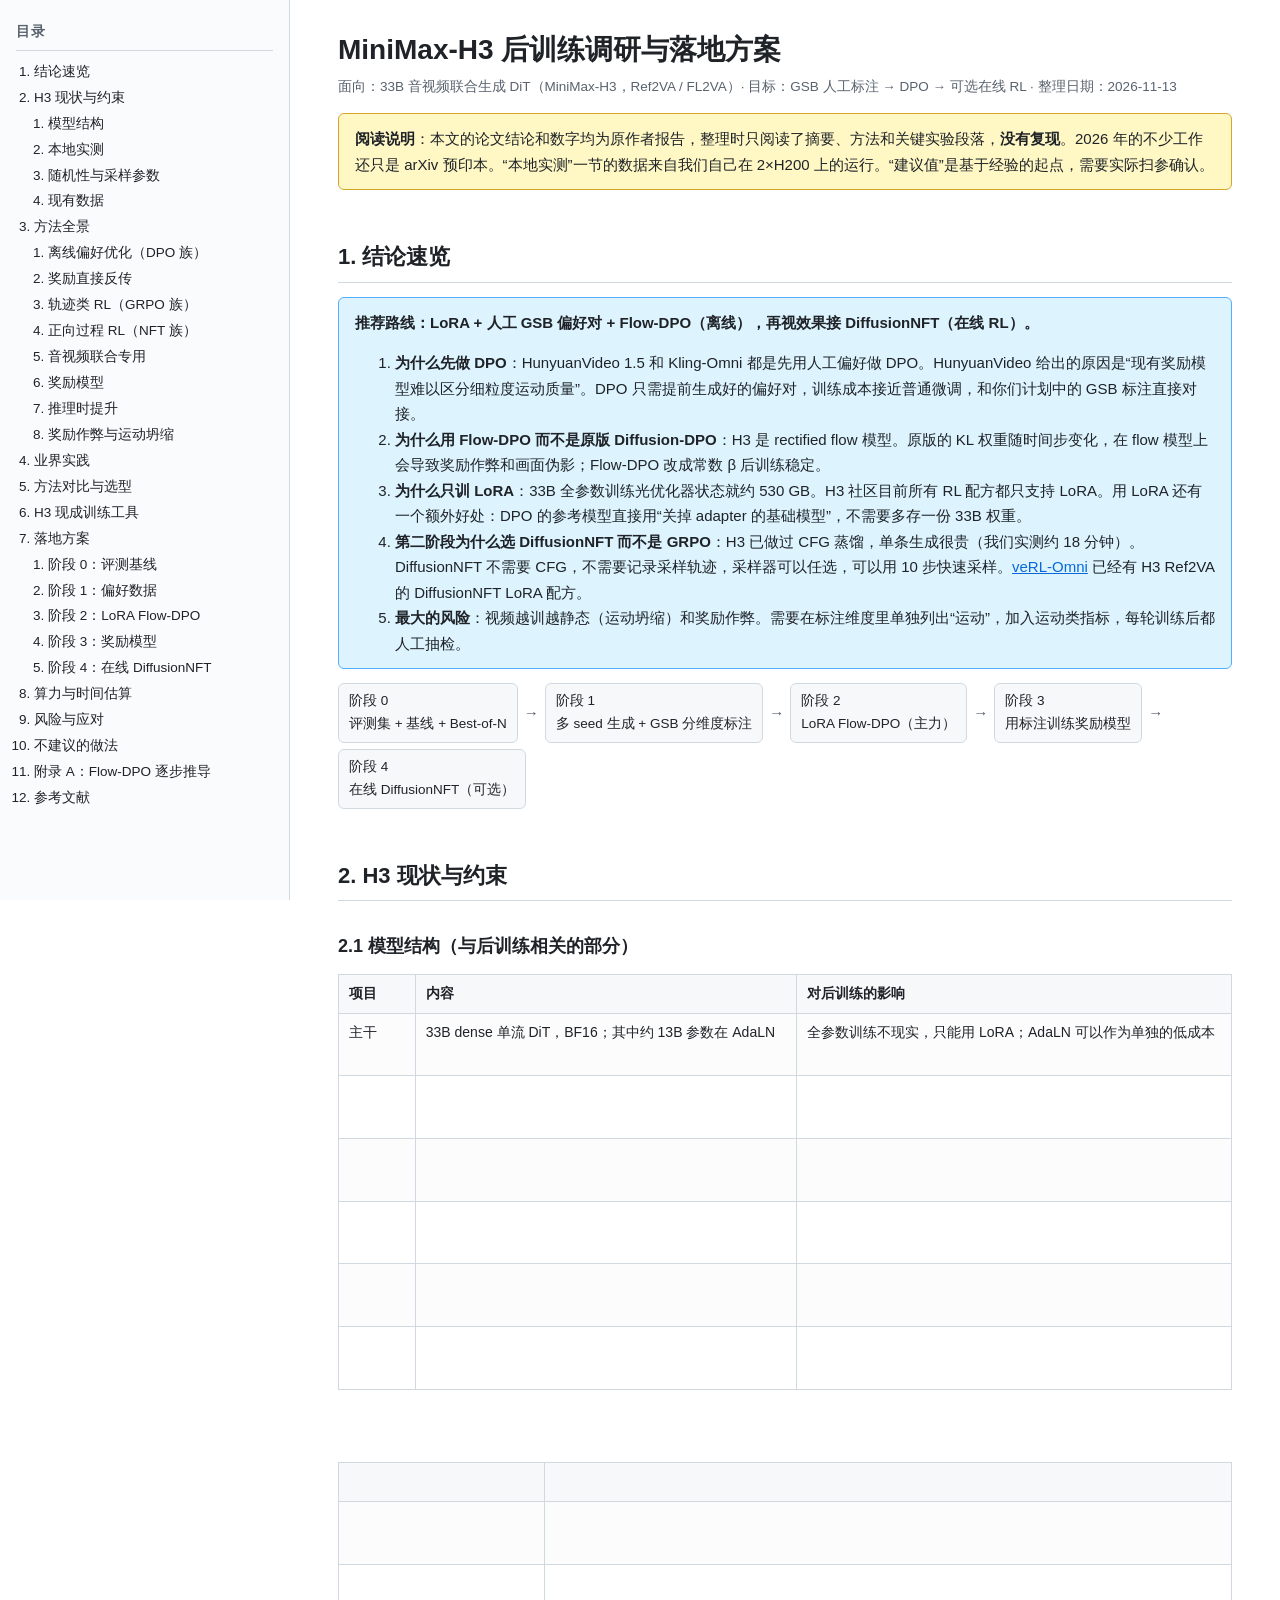
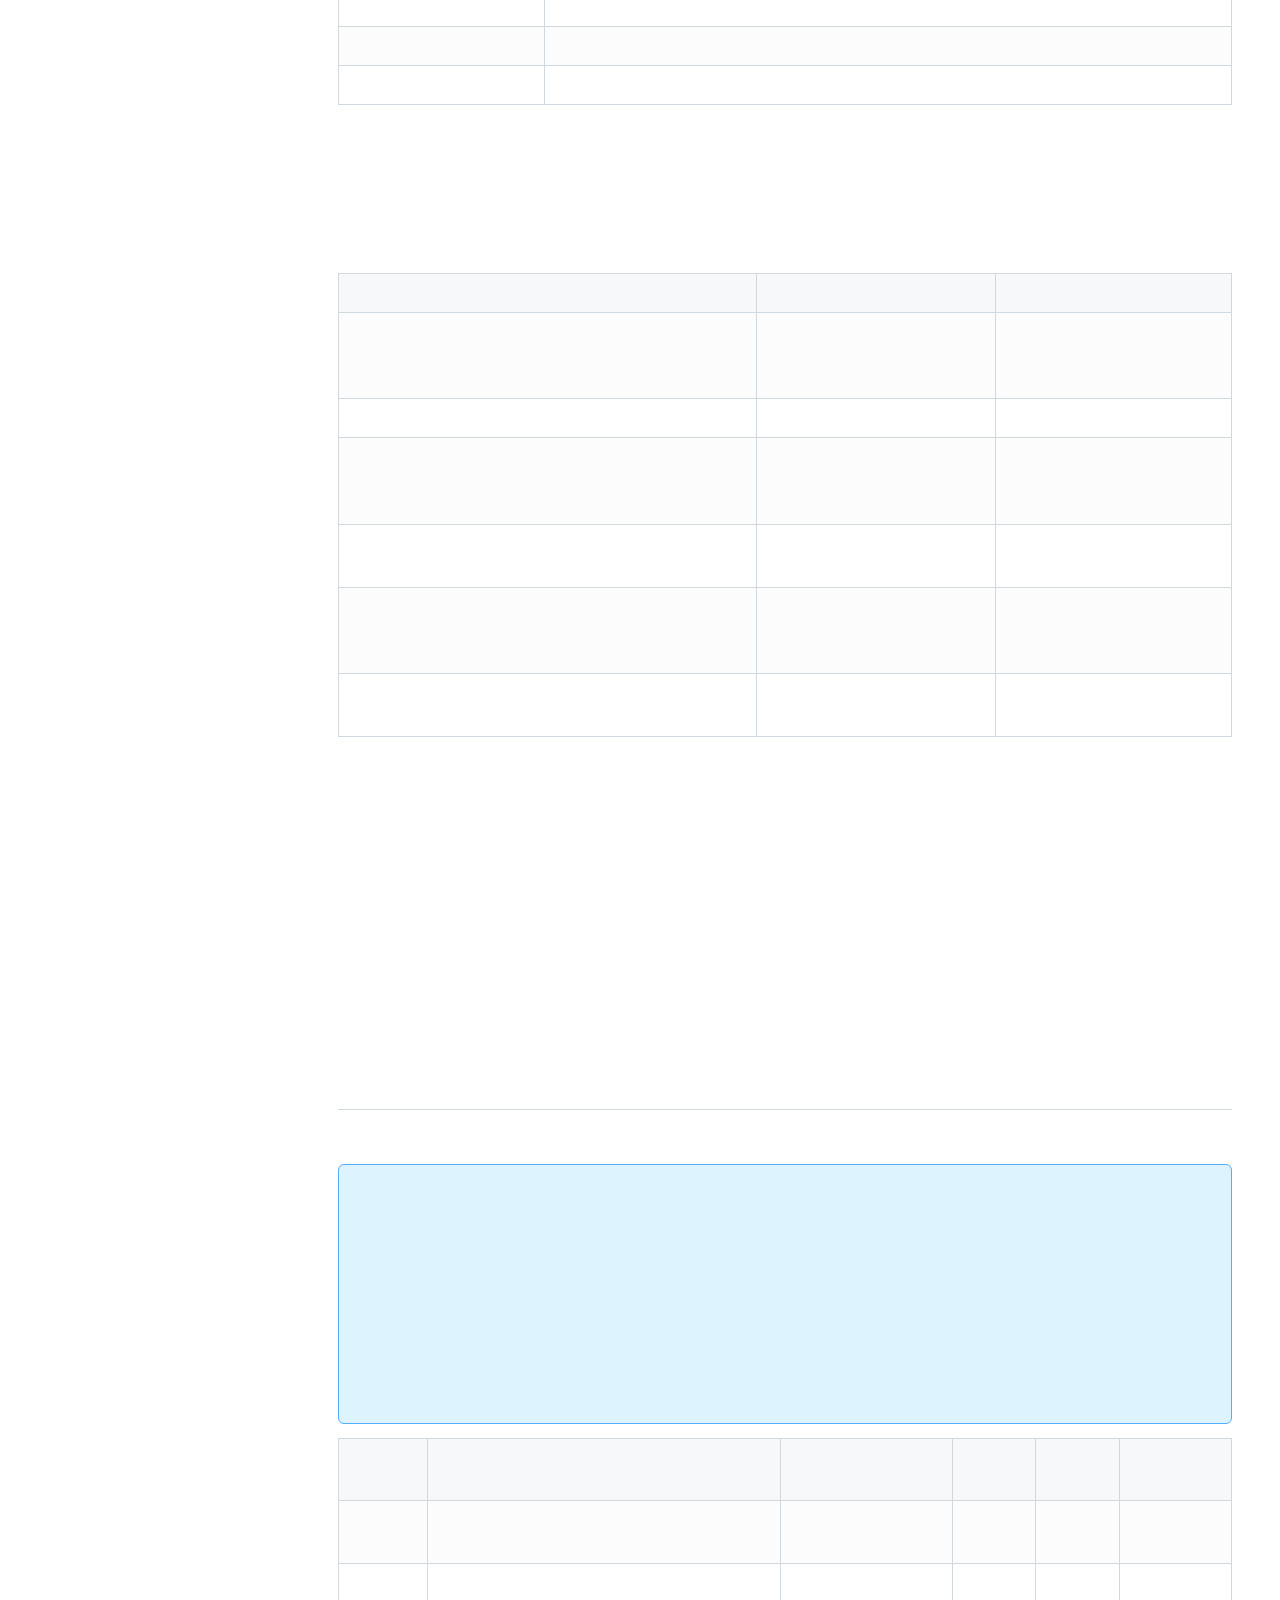
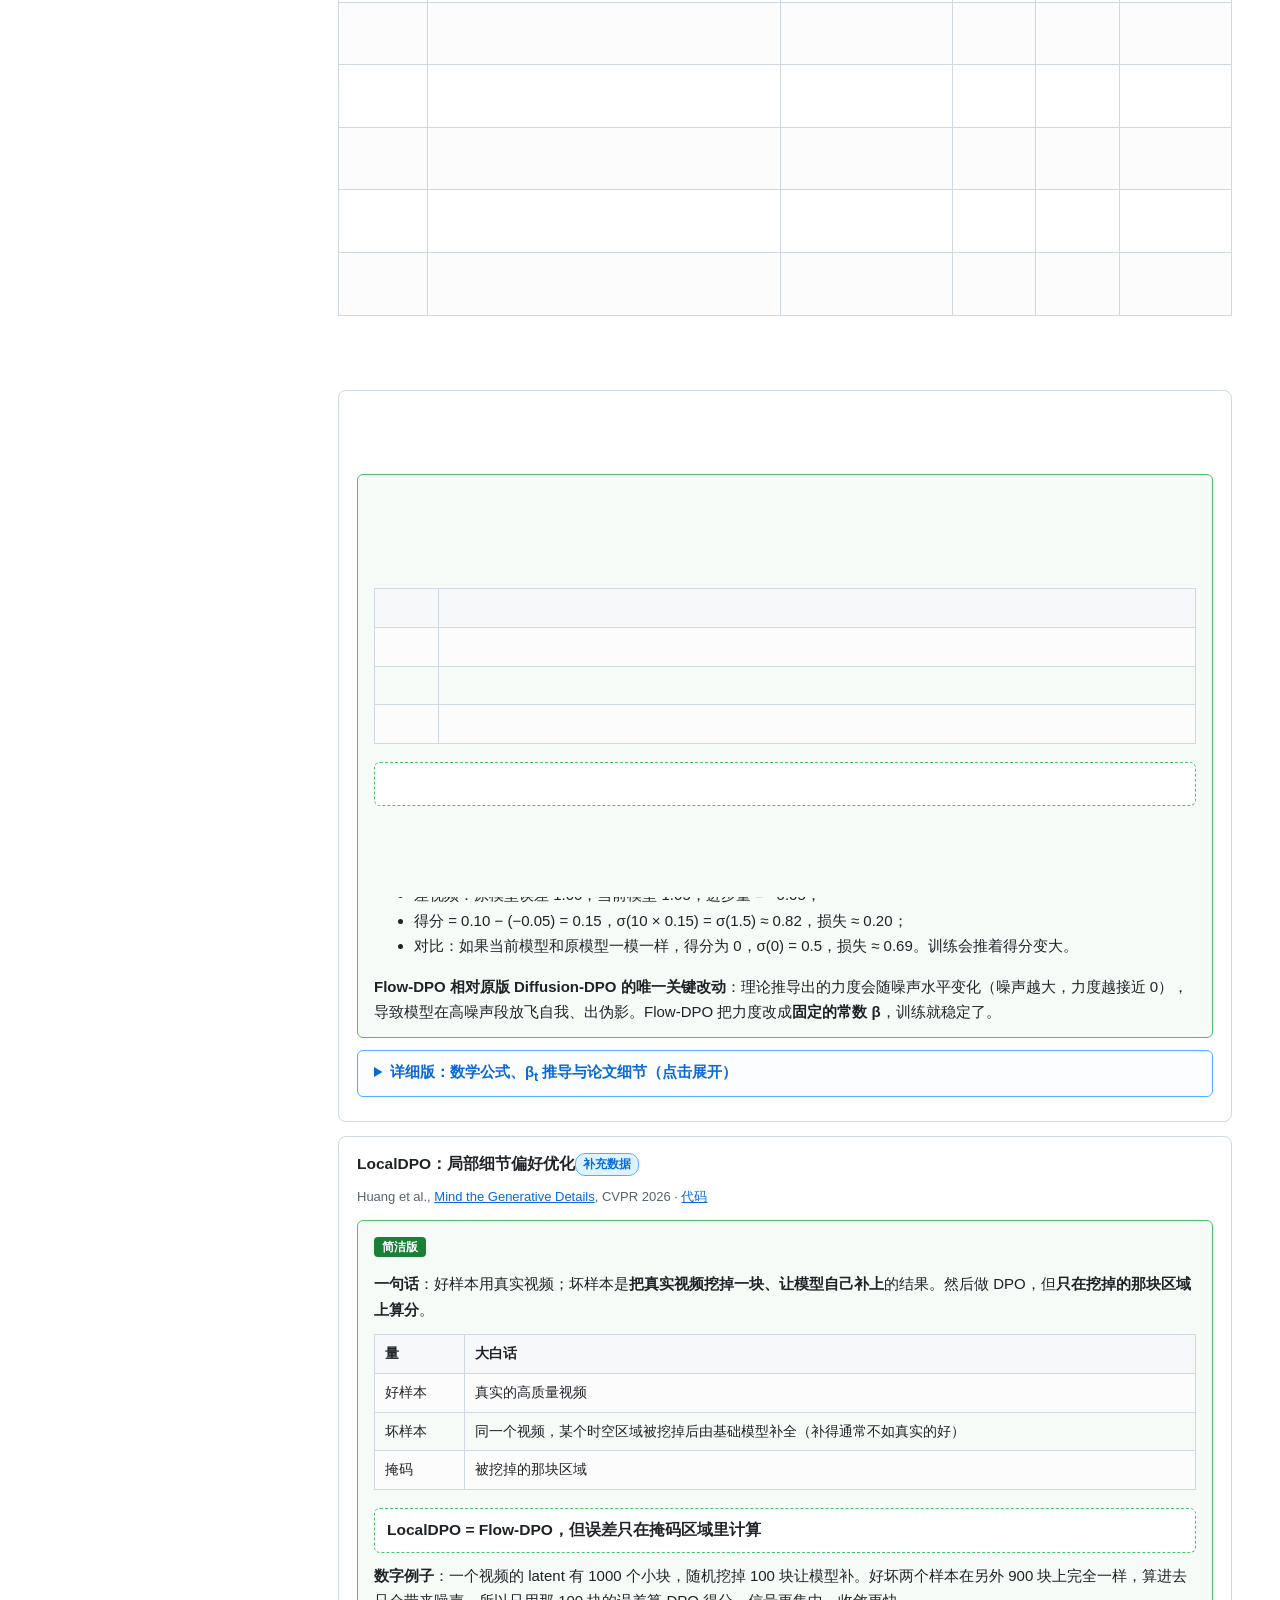
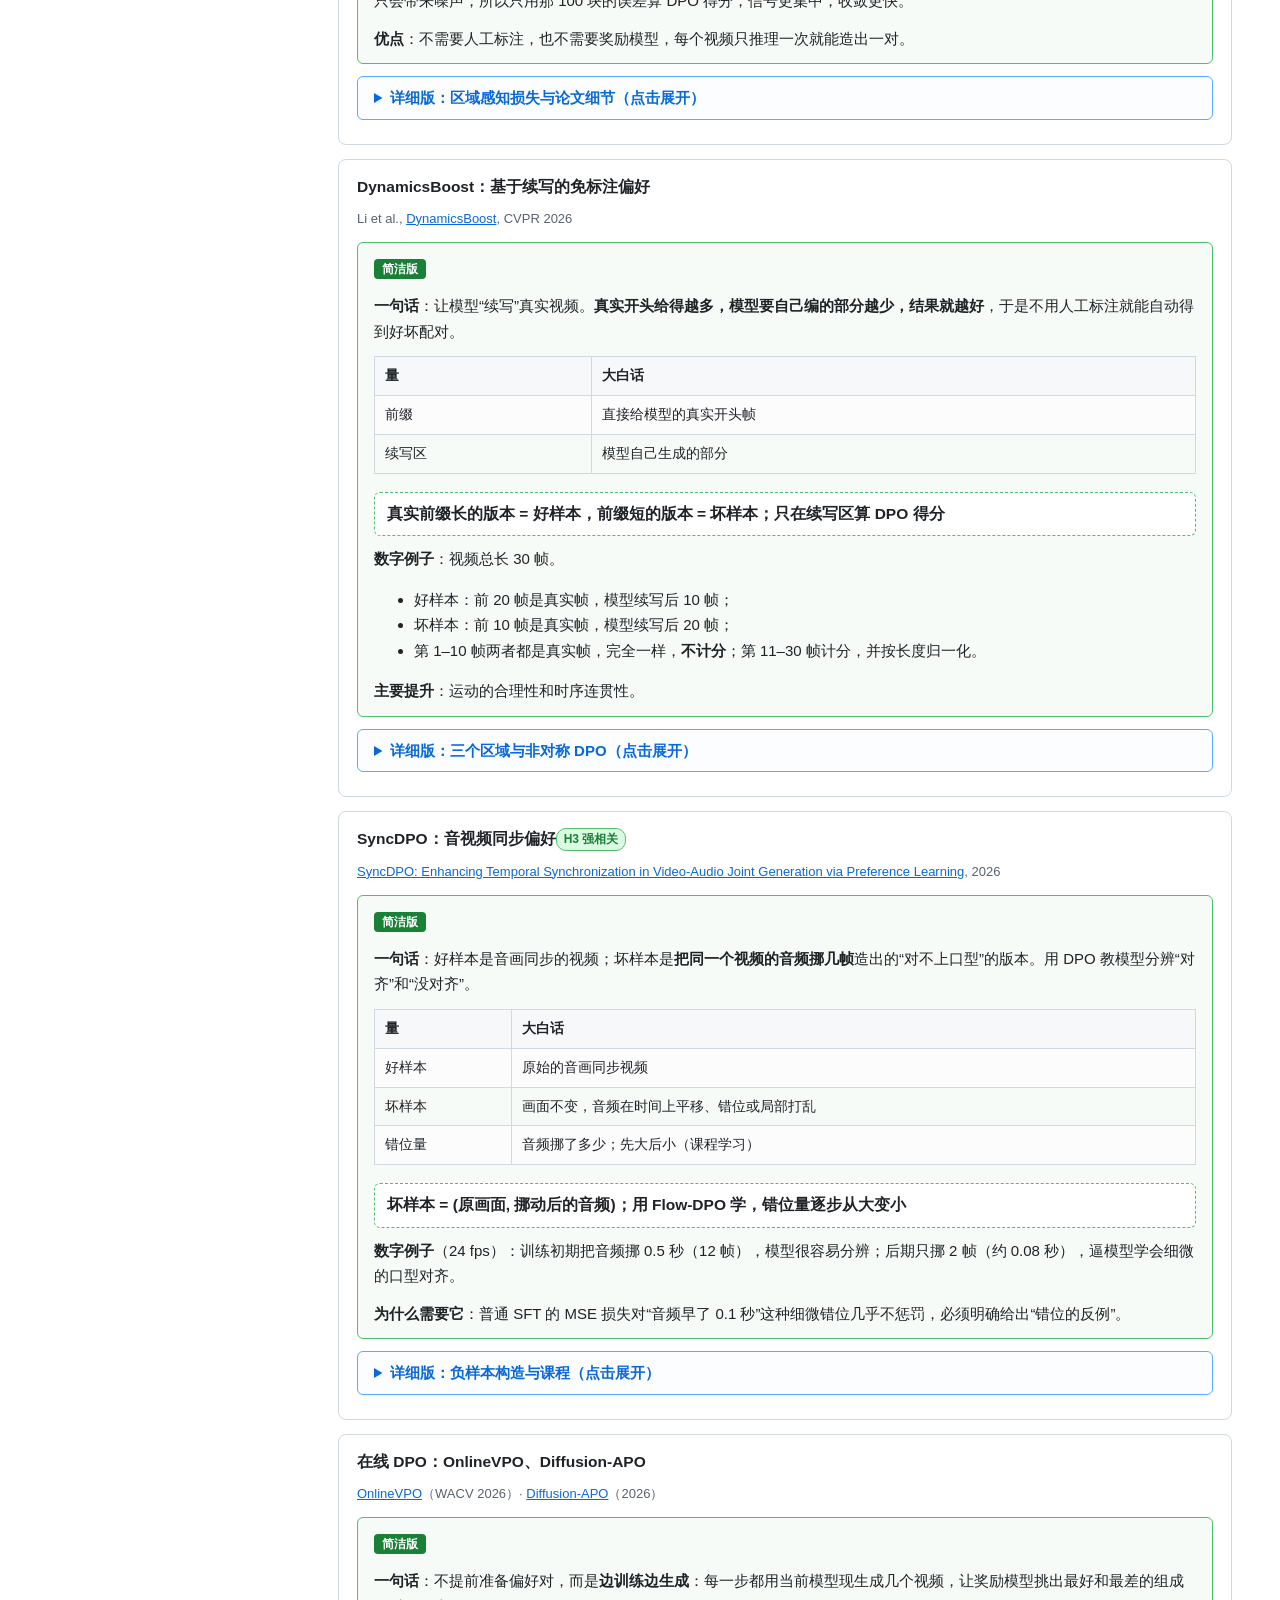
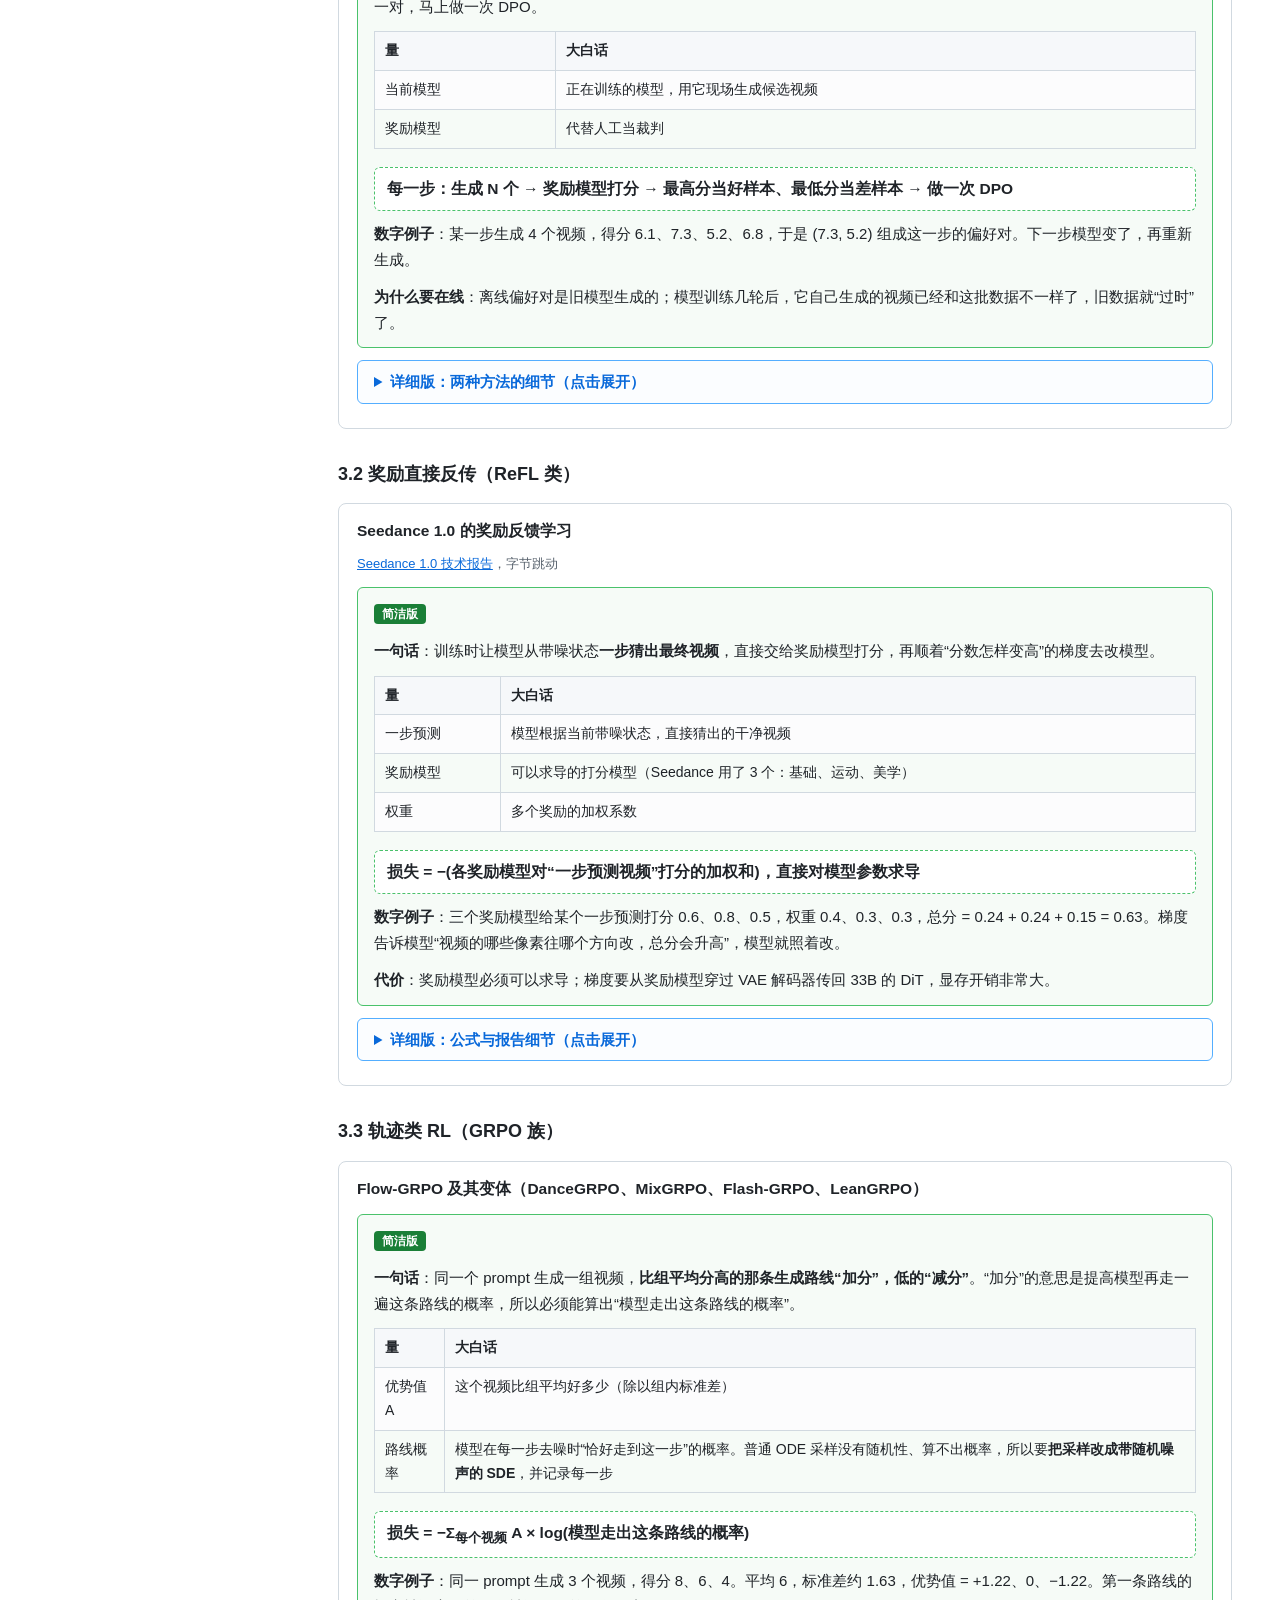
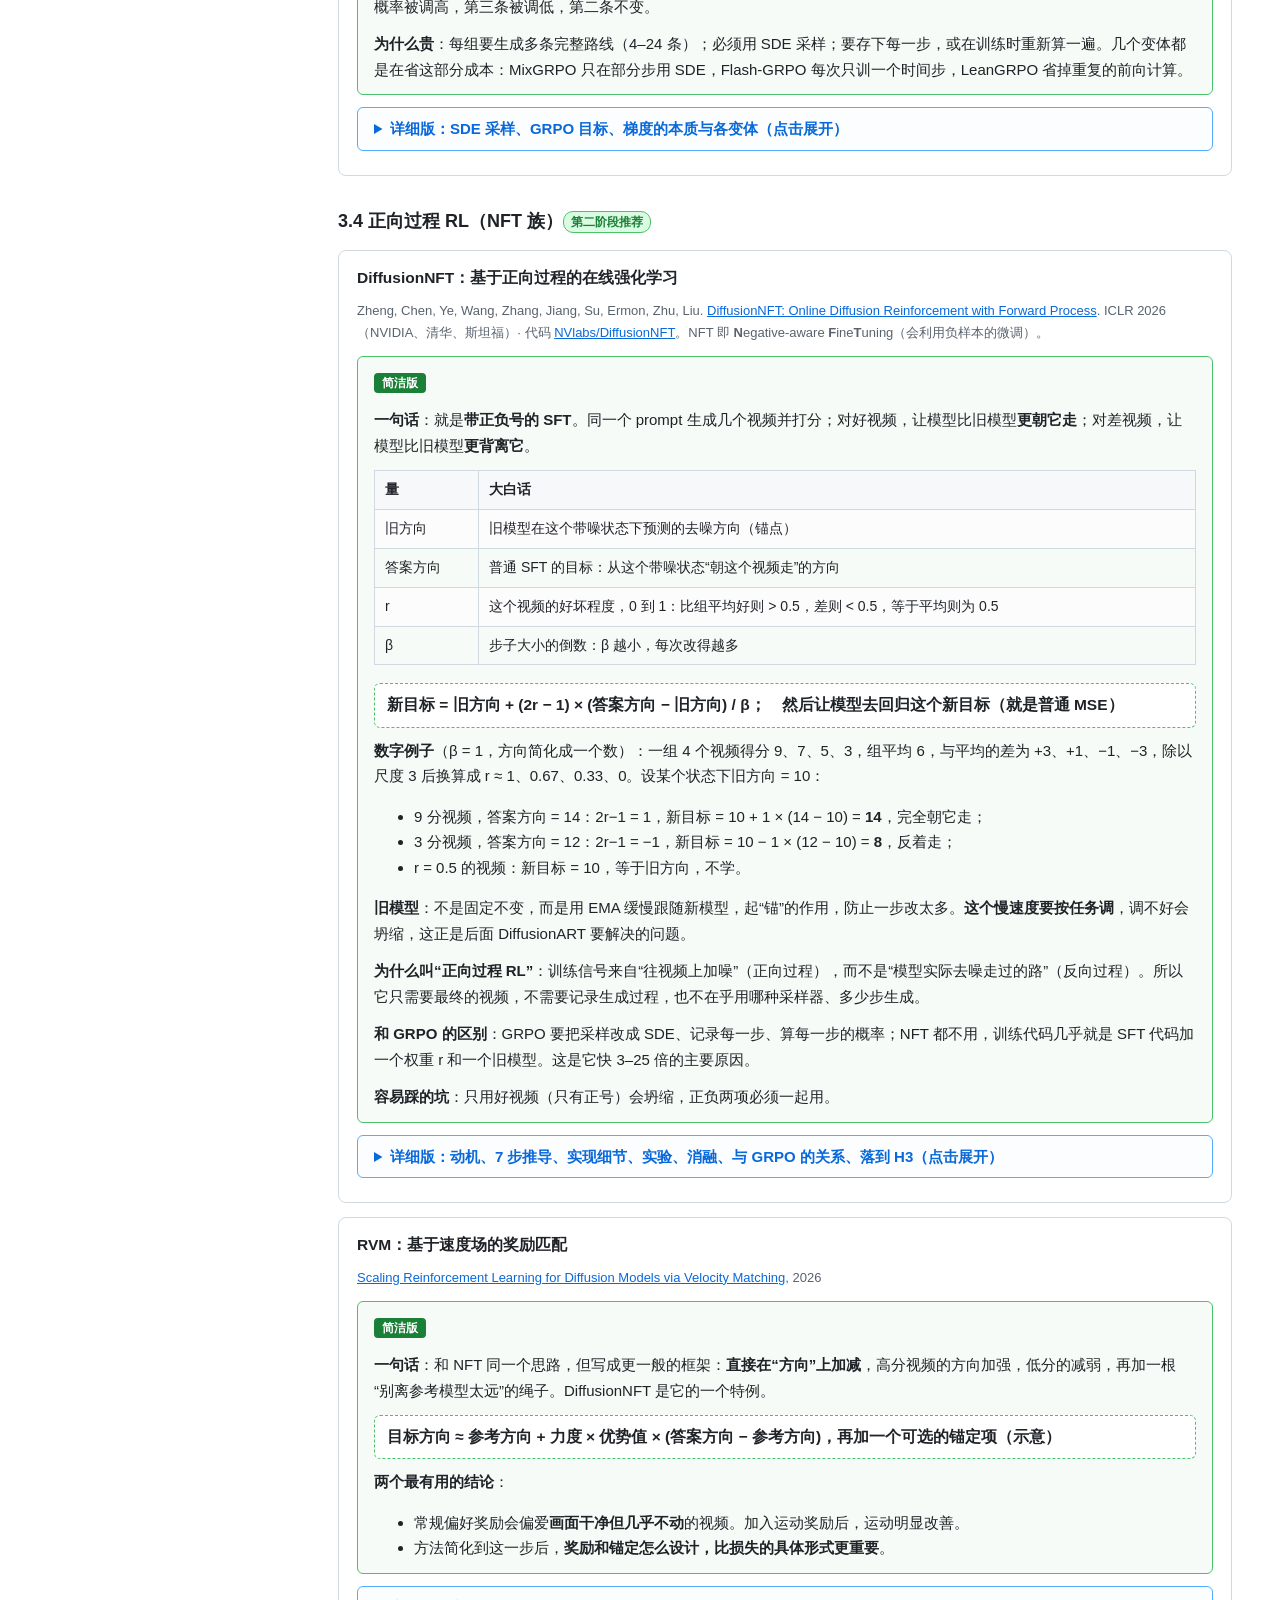
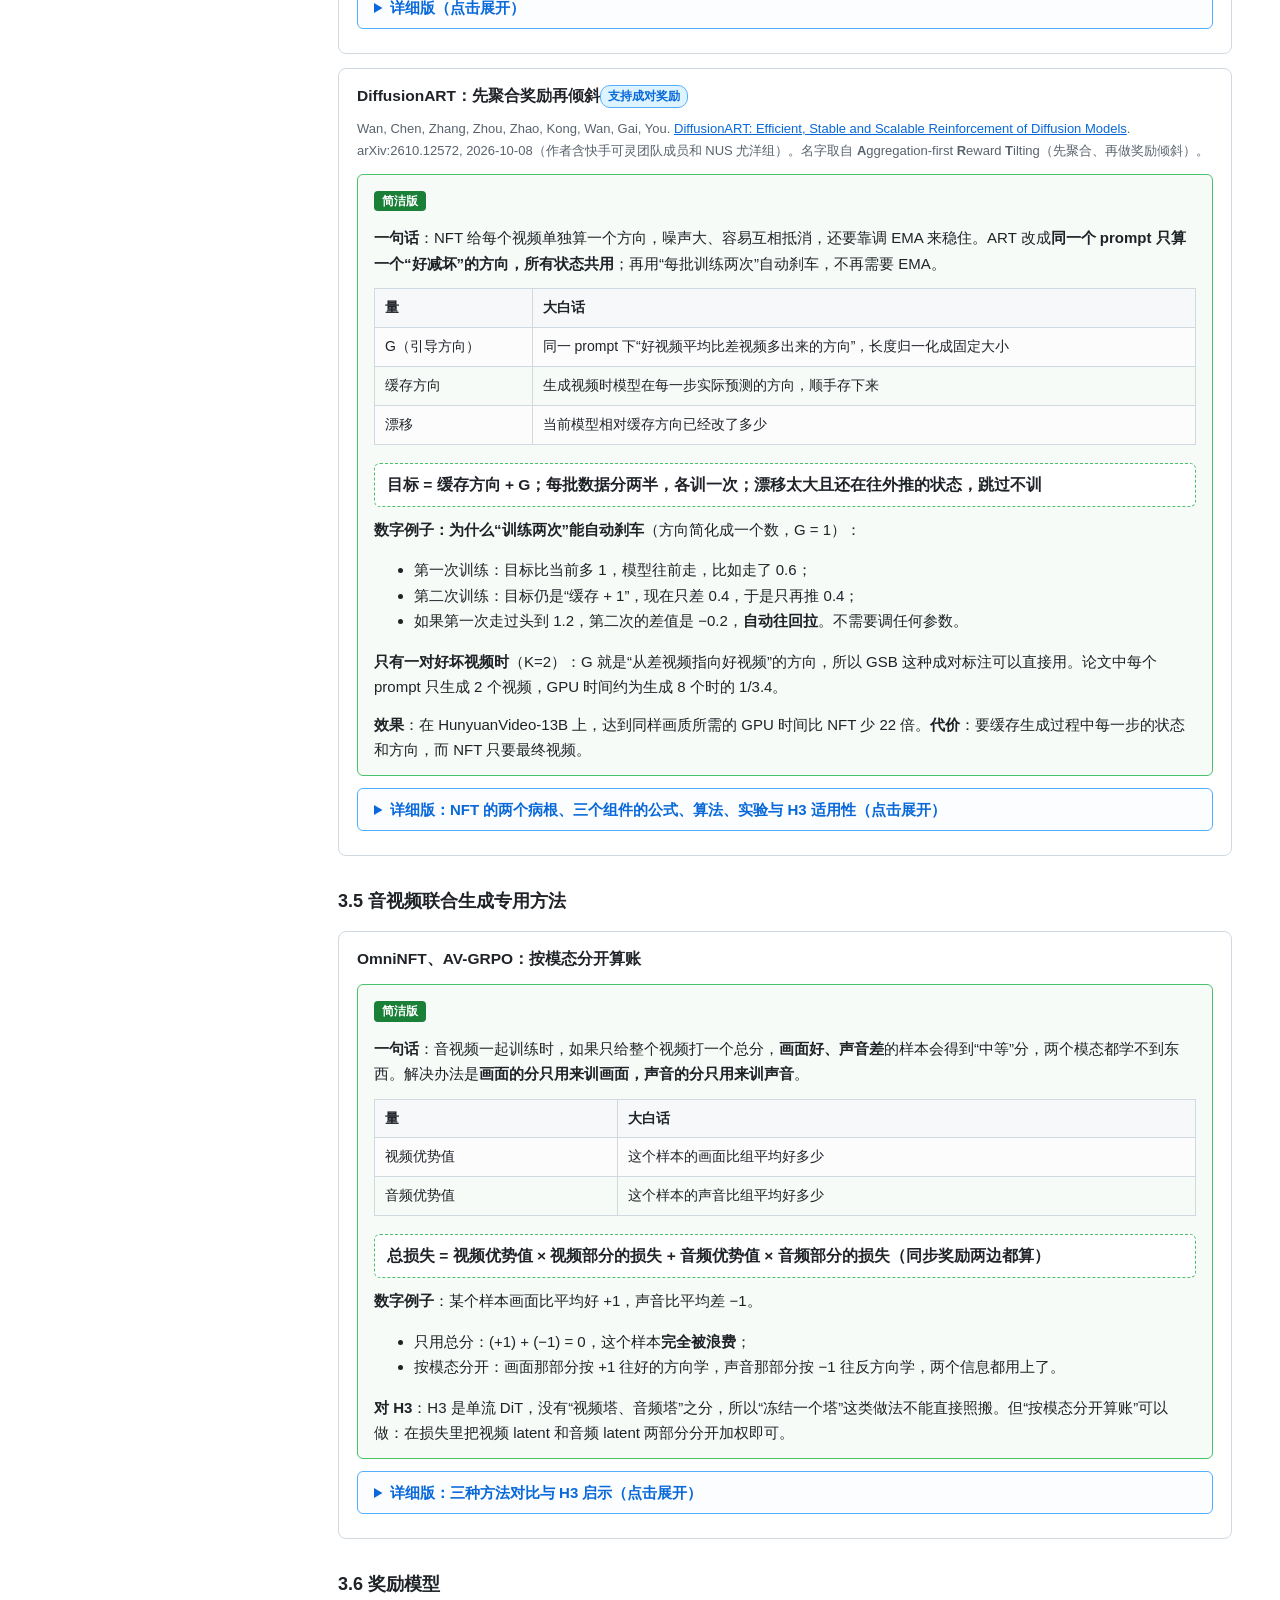
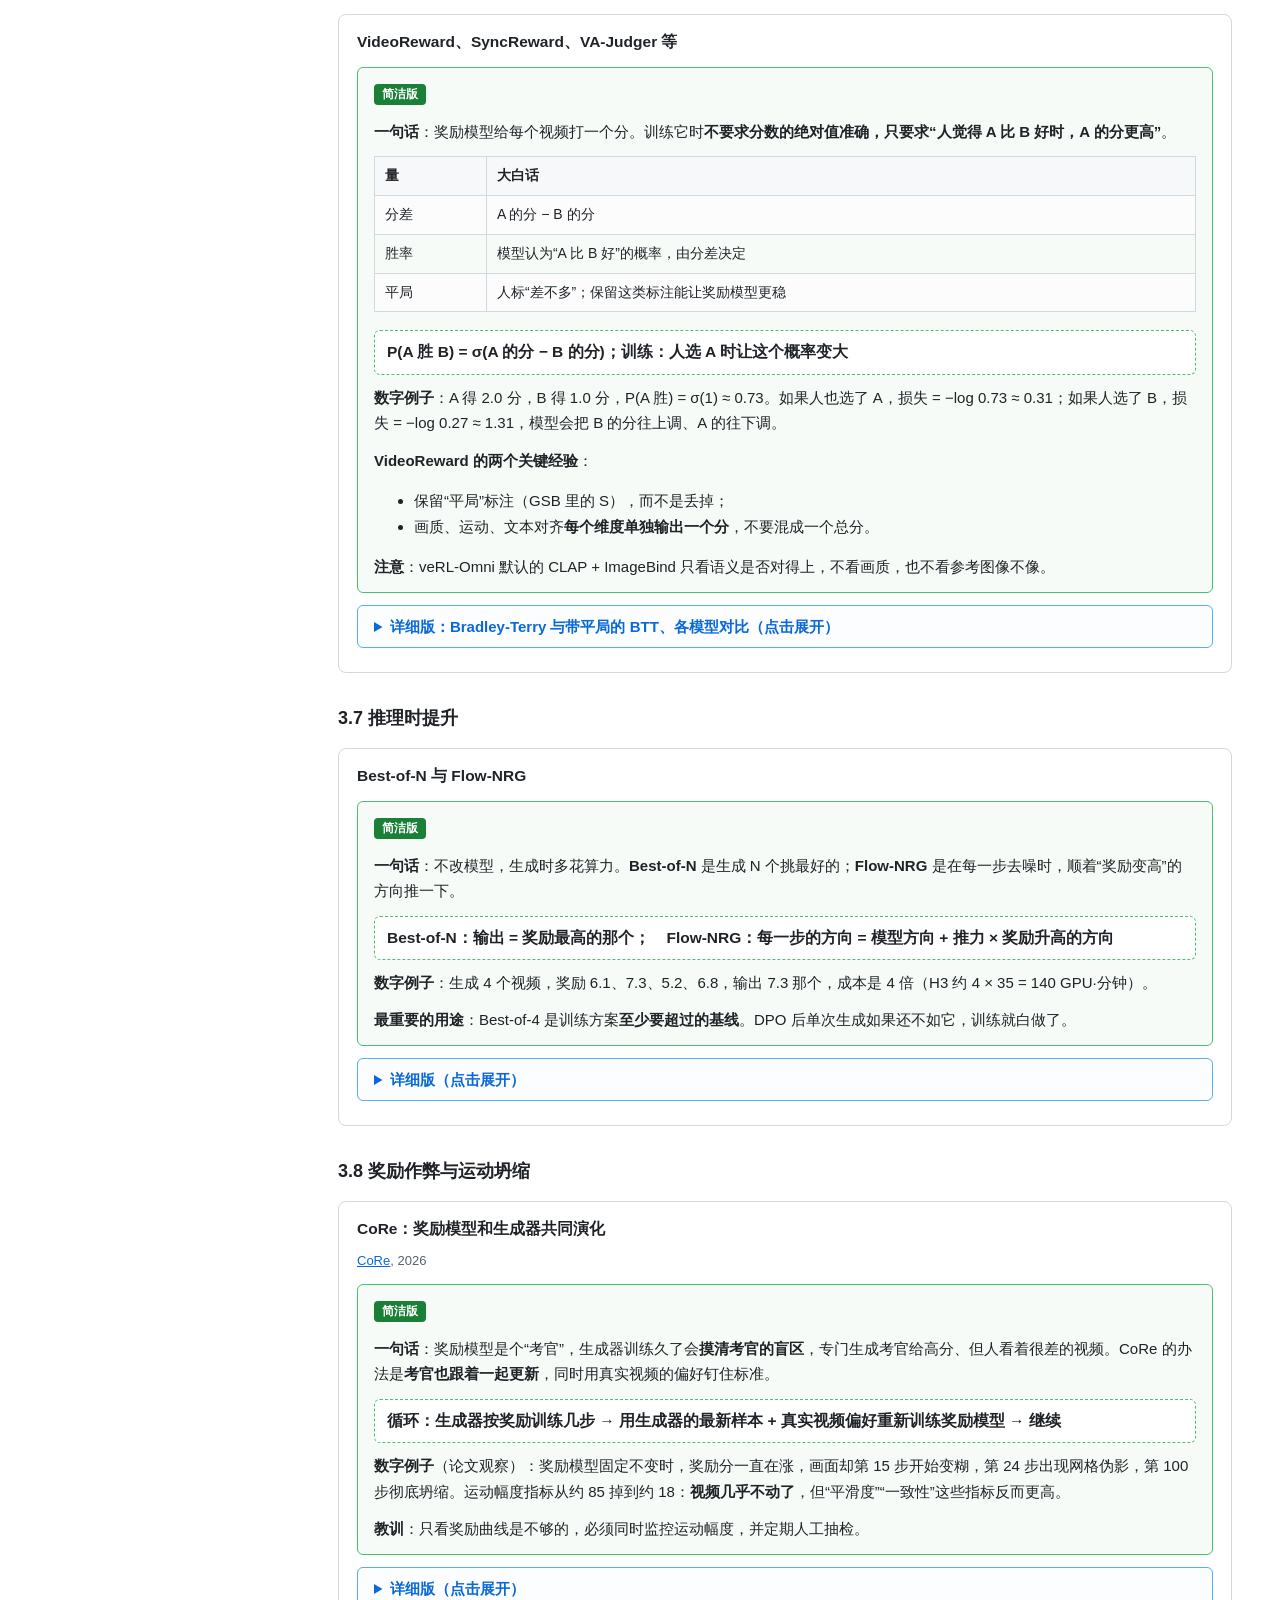
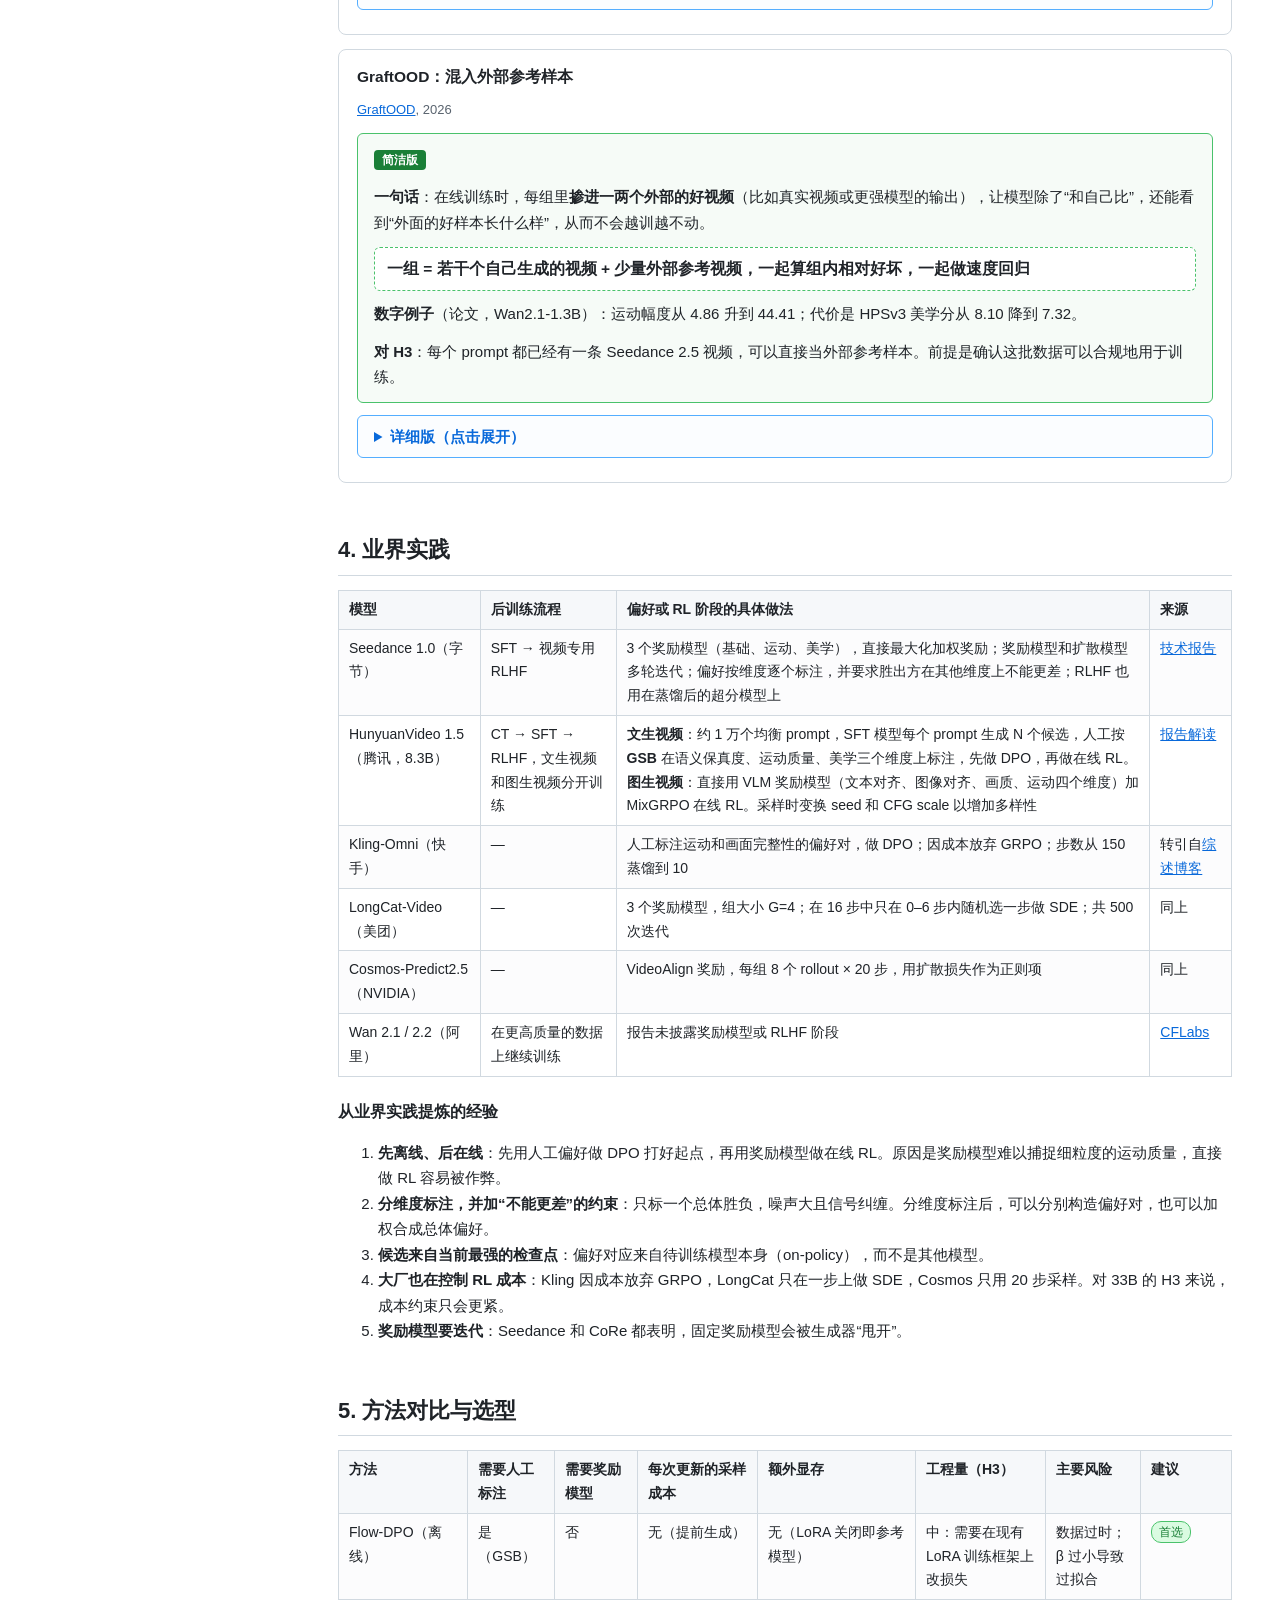
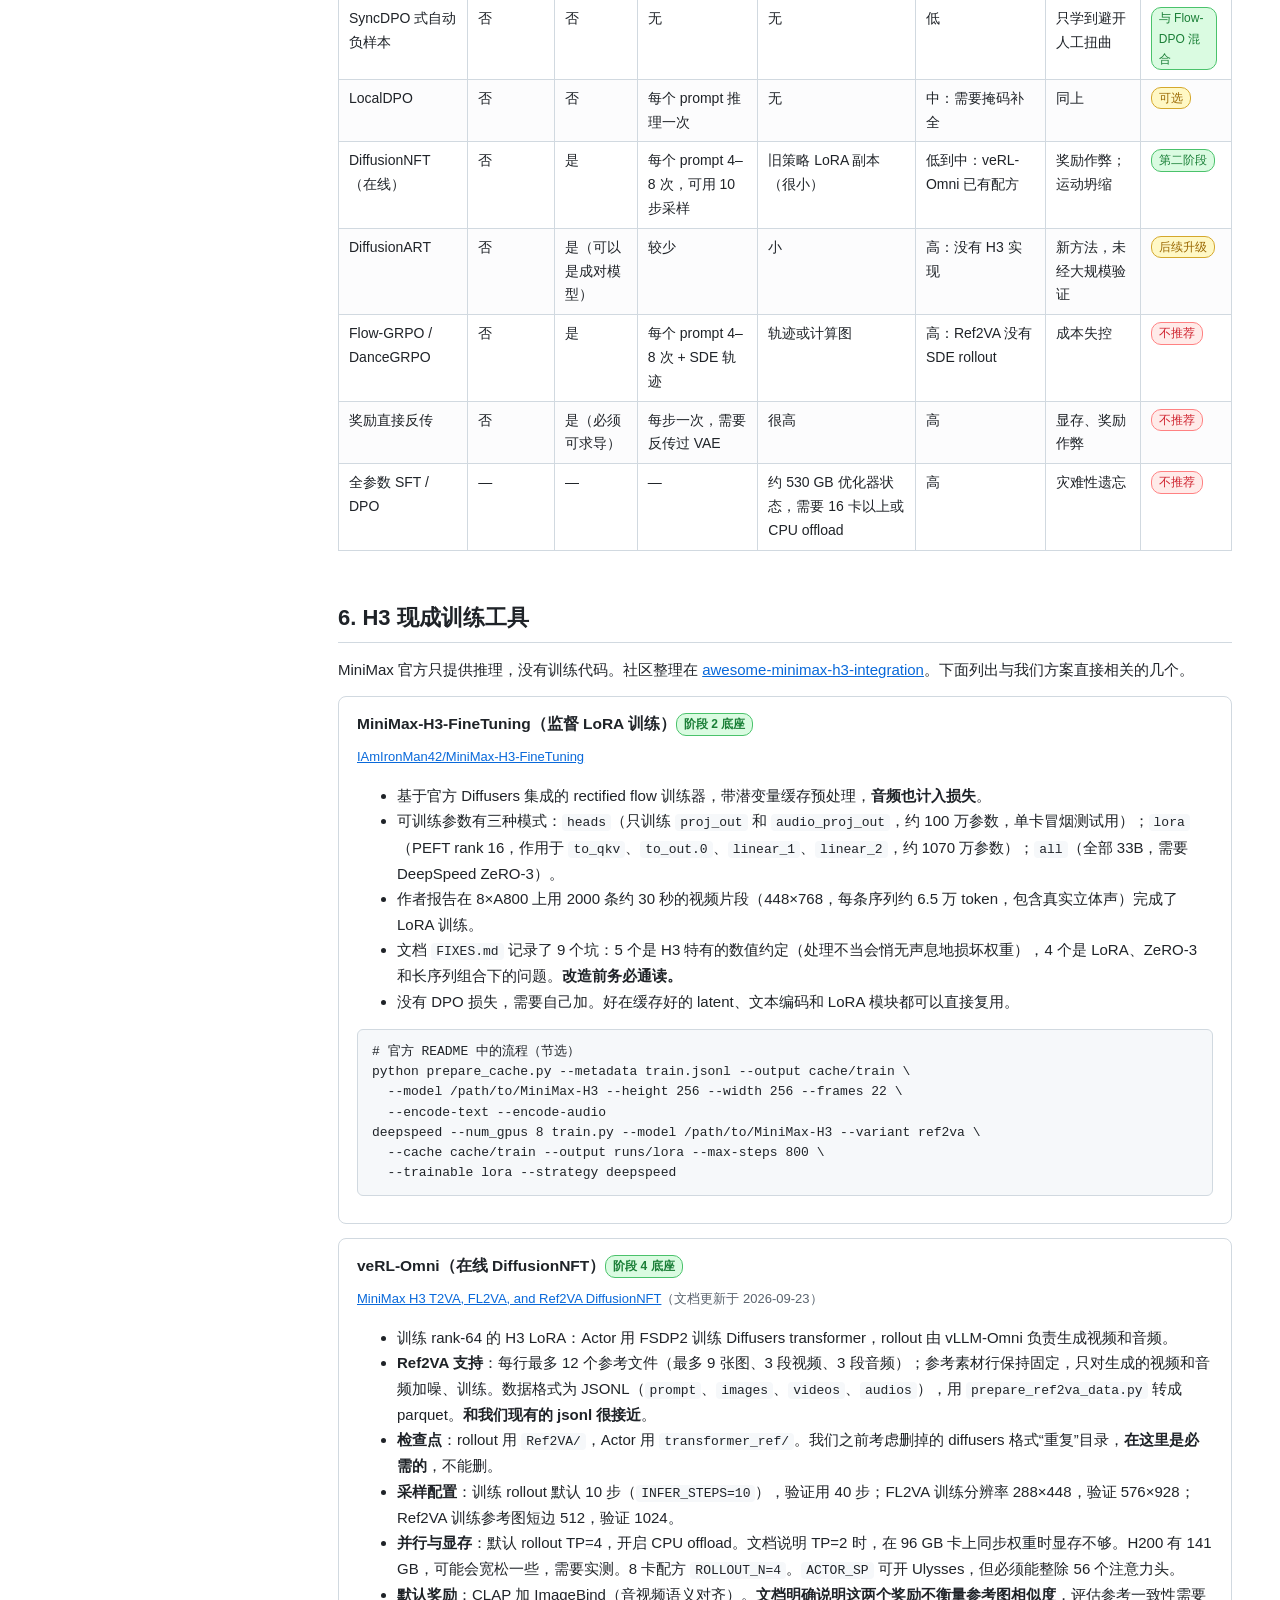
<file: H3_posttraining_survey.html>
<!DOCTYPE html>
<html lang="zh-CN">
<head>
<meta charset="UTF-8">
<meta name="viewport" content="width=device-width, initial-scale=1">
<title>MiniMax-H3 后训练调研与落地方案（GSB → DPO → 在线 RL）</title>
<style>
  :root {
    --bg: #ffffff; --fg: #1f2328; --muted: #59636e; --line: #d1d9e0;
    --accent: #0969da; --accent-bg: #ddf4ff; --warn-bg: #fff8c5; --warn: #9a6700;
    --ok-bg: #dafbe1; --ok: #1a7f37; --bad-bg: #ffebe9; --bad: #cf222e;
    --code-bg: #f6f8fa; --side: 290px;
  }
  * { box-sizing: border-box; }
  html { scroll-behavior: smooth; }
  body { margin: 0; font: 15px/1.7 -apple-system, BlinkMacSystemFont, "Segoe UI", "PingFang SC", "Microsoft YaHei", "Noto Sans CJK SC", sans-serif; color: var(--fg); background: var(--bg); }
  nav#toc { position: fixed; top: 0; left: 0; bottom: 0; width: var(--side); overflow-y: auto; padding: 20px 16px 40px; border-right: 1px solid var(--line); background: #fafbfc; font-size: 13.5px; }
  nav#toc h2 { font-size: 14px; margin: 0 0 10px; color: var(--muted); text-transform: uppercase; letter-spacing: .05em; }
  nav#toc ol { padding-left: 18px; margin: 0; }
  nav#toc ol ol { padding-left: 14px; }
  nav#toc li { margin: 3px 0; }
  nav#toc a { color: var(--fg); text-decoration: none; }
  nav#toc a:hover { color: var(--accent); }
  main { margin-left: var(--side); max-width: 1100px; padding: 32px 48px 120px; }
  h1 { font-size: 28px; margin: 0 0 8px; line-height: 1.3; }
  h2 { font-size: 22px; margin: 48px 0 14px; padding-bottom: 6px; border-bottom: 1px solid var(--line); }
  h3 { font-size: 18px; margin: 30px 0 10px; }
  h4 { font-size: 15.5px; margin: 22px 0 8px; }
  p { margin: 8px 0 12px; }
  a { color: var(--accent); }
  .meta { color: var(--muted); font-size: 13.5px; }
  table { border-collapse: collapse; width: 100%; margin: 12px 0 18px; font-size: 14px; }
  th, td { border: 1px solid var(--line); padding: 7px 10px; vertical-align: top; text-align: left; }
  th { background: #f6f8fa; font-weight: 600; }
  tr:nth-child(even) td { background: #fcfcfd; }
  code { font-family: ui-monospace, SFMono-Regular, Menlo, Consolas, monospace; font-size: 13px; background: var(--code-bg); padding: 1px 5px; border-radius: 4px; }
  pre { background: var(--code-bg); border: 1px solid var(--line); border-radius: 6px; padding: 12px 14px; overflow-x: auto; font-size: 13px; line-height: 1.55; }
  pre code { background: none; padding: 0; }
  .box { border-radius: 6px; padding: 12px 16px; margin: 14px 0; border: 1px solid; }
  .tldr { background: var(--accent-bg); border-color: #54aeff; }
  .warn { background: var(--warn-bg); border-color: #d4a72c; }
  .ok { background: var(--ok-bg); border-color: #4ac26b; }
  .bad { background: var(--bad-bg); border-color: #ff8182; }
  .box > :first-child { margin-top: 0; }
  .box > :last-child { margin-bottom: 0; }
  .formula { font-family: "Cambria Math", "STIX Two Math", "Times New Roman", serif; font-size: 16px; background: #fbfbfc; border-left: 3px solid var(--accent); padding: 10px 16px; margin: 12px 0; overflow-x: auto; white-space: nowrap; }
  .card { border: 1px solid var(--line); border-radius: 8px; padding: 14px 18px; margin: 14px 0; }
  .card h4 { margin-top: 0; }
  .card .src { font-size: 13px; color: var(--muted); }
  .tag { display: inline-block; font-size: 12px; padding: 0 7px; border-radius: 10px; margin-right: 4px; border: 1px solid; vertical-align: 1px; }
  .t-hi { color: var(--ok); background: var(--ok-bg); border-color: #4ac26b; }
  .t-mid { color: var(--warn); background: var(--warn-bg); border-color: #d4a72c; }
  .t-lo { color: var(--bad); background: var(--bad-bg); border-color: #ff8182; }
  .t-info { color: var(--accent); background: var(--accent-bg); border-color: #54aeff; }
  dl.kv { display: grid; grid-template-columns: 130px 1fr; gap: 4px 14px; margin: 8px 0; }
  dl.kv dt { color: var(--muted); }
  dl.kv dd { margin: 0; }
  details { border: 1px solid var(--line); border-radius: 6px; padding: 8px 14px; margin: 10px 0; }
  details summary { cursor: pointer; font-weight: 600; }
  .simple { background: #f6fbf7; border: 1px solid #4ac26b; border-radius: 6px; padding: 12px 16px; margin: 12px 0; }
  .simple > :first-child { margin-top: 0; }
  .simple > :last-child { margin-bottom: 0; }
  .simple .label { display: inline-block; font-size: 12px; font-weight: 600; color: #fff; background: var(--ok); border-radius: 4px; padding: 0 8px; margin-bottom: 6px; }
  .oneline { font-size: 15.5px; font-weight: 600; background: #fff; border: 1px dashed #4ac26b; border-radius: 6px; padding: 8px 12px; margin: 10px 0; }
  details.deep { border-color: #54aeff; background: #fbfdff; padding: 8px 16px; }
  details.deep > summary { color: var(--accent); }
  details.deep[open] > summary { margin-bottom: 8px; }
  .symtab td:first-child { white-space: nowrap; font-family: "Cambria Math", "STIX Two Math", "Times New Roman", serif; }
  .phase { border-left: 4px solid var(--accent); padding: 4px 0 4px 16px; margin: 18px 0; }
  .flow { display: flex; flex-wrap: wrap; align-items: center; gap: 6px; margin: 12px 0; }
  .flow span.n { border: 1px solid var(--line); background: #f6f8fa; border-radius: 6px; padding: 6px 10px; font-size: 13.5px; }
  .flow span.a { color: var(--muted); }
  ol.refs li { margin: 4px 0; font-size: 14px; }
  @media (max-width: 1000px) { nav#toc { display: none; } main { margin-left: 0; padding: 20px; } }
  @media print { nav#toc { display: none; } main { margin-left: 0; max-width: none; } details { display: block; } details:not([open]) > *:not(summary) { display: block; } }
</style>
</head>
<body>

<nav id="toc">
  <h2>目录</h2>
  <ol>
    <li><a href="#tldr">结论速览</a></li>
    <li><a href="#context">H3 现状与约束</a>
      <ol>
        <li><a href="#ctx-model">模型结构</a></li>
        <li><a href="#ctx-measured">本地实测</a></li>
        <li><a href="#ctx-random">随机性与采样参数</a></li>
        <li><a href="#ctx-data">现有数据</a></li>
      </ol>
    </li>
    <li><a href="#landscape">方法全景</a>
      <ol>
        <li><a href="#m-dpo">离线偏好优化（DPO 族）</a></li>
        <li><a href="#m-refl">奖励直接反传</a></li>
        <li><a href="#m-grpo">轨迹类 RL（GRPO 族）</a></li>
        <li><a href="#m-nft">正向过程 RL（NFT 族）</a></li>
        <li><a href="#m-av">音视频联合专用</a></li>
        <li><a href="#m-rm">奖励模型</a></li>
        <li><a href="#m-infer">推理时提升</a></li>
        <li><a href="#m-hack">奖励作弊与运动坍缩</a></li>
      </ol>
    </li>
    <li><a href="#industry">业界实践</a></li>
    <li><a href="#compare">方法对比与选型</a></li>
    <li><a href="#ecosystem">H3 现成训练工具</a></li>
    <li><a href="#plan">落地方案</a>
      <ol>
        <li><a href="#p0">阶段 0：评测基线</a></li>
        <li><a href="#p1">阶段 1：偏好数据</a></li>
        <li><a href="#p2">阶段 2：LoRA Flow-DPO</a></li>
        <li><a href="#p3">阶段 3：奖励模型</a></li>
        <li><a href="#p4">阶段 4：在线 DiffusionNFT</a></li>
      </ol>
    </li>
    <li><a href="#compute">算力与时间估算</a></li>
    <li><a href="#risks">风险与应对</a></li>
    <li><a href="#notdo">不建议的做法</a></li>
    <li><a href="#appendix-dpo">附录 A：Flow-DPO 逐步推导</a></li>
    <li><a href="#refs">参考文献</a></li>
  </ol>
</nav>

<main>

<h1>MiniMax-H3 后训练调研与落地方案</h1>
<p class="meta">面向：33B 音视频联合生成 DiT（MiniMax-H3，Ref2VA / FL2VA）· 目标：GSB 人工标注 → DPO → 可选在线 RL · 整理日期：2026-11-13</p>

<div class="box warn">
  <p><strong>阅读说明</strong>：本文的论文结论和数字均为原作者报告，整理时只阅读了摘要、方法和关键实验段落，<strong>没有复现</strong>。2026 年的不少工作还只是 arXiv 预印本。“本地实测”一节的数据来自我们自己在 2×H200 上的运行。“建议值”是基于经验的起点，需要实际扫参确认。</p>
</div>

<!-- ================================================================== -->
<h2 id="tldr">1. 结论速览</h2>

<div class="box tldr">
  <p><strong>推荐路线：LoRA + 人工 GSB 偏好对 + Flow-DPO（离线），再视效果接 DiffusionNFT（在线 RL）。</strong></p>
  <ol>
    <li><strong>为什么先做 DPO</strong>：HunyuanVideo 1.5 和 Kling-Omni 都是先用人工偏好做 DPO。HunyuanVideo 给出的原因是“现有奖励模型难以区分细粒度运动质量”。DPO 只需提前生成好的偏好对，训练成本接近普通微调，和你们计划中的 GSB 标注直接对接。</li>
    <li><strong>为什么用 Flow-DPO 而不是原版 Diffusion-DPO</strong>：H3 是 rectified flow 模型。原版的 KL 权重随时间步变化，在 flow 模型上会导致奖励作弊和画面伪影；Flow-DPO 改成常数 β 后训练稳定。</li>
    <li><strong>为什么只训 LoRA</strong>：33B 全参数训练光优化器状态就约 530 GB。H3 社区目前所有 RL 配方都只支持 LoRA。用 LoRA 还有一个额外好处：DPO 的参考模型直接用“关掉 adapter 的基础模型”，不需要多存一份 33B 权重。</li>
    <li><strong>第二阶段为什么选 DiffusionNFT 而不是 GRPO</strong>：H3 已做过 CFG 蒸馏，单条生成很贵（我们实测约 18 分钟）。DiffusionNFT 不需要 CFG，不需要记录采样轨迹，采样器可以任选，可以用 10 步快速采样。<a href="https://verl-omni.readthedocs.io/en/latest/examples/minimax_h3/diffusionnft_trainer_minimax_h3.html">veRL-Omni</a> 已经有 H3 Ref2VA 的 DiffusionNFT LoRA 配方。</li>
    <li><strong>最大的风险</strong>：视频越训越静态（运动坍缩）和奖励作弊。需要在标注维度里单独列出“运动”，加入运动类指标，每轮训练后都人工抽检。</li>
  </ol>
</div>

<div class="flow">
  <span class="n">阶段 0<br>评测集 + 基线 + Best-of-N</span><span class="a">→</span>
  <span class="n">阶段 1<br>多 seed 生成 + GSB 分维度标注</span><span class="a">→</span>
  <span class="n">阶段 2<br>LoRA Flow-DPO（主力）</span><span class="a">→</span>
  <span class="n">阶段 3<br>用标注训练奖励模型</span><span class="a">→</span>
  <span class="n">阶段 4<br>在线 DiffusionNFT（可选）</span>
</div>

<!-- ================================================================== -->
<h2 id="context">2. H3 现状与约束</h2>

<h3 id="ctx-model">2.1 模型结构（与后训练相关的部分）</h3>
<table>
  <tr><th>项目</th><th>内容</th><th>对后训练的影响</th></tr>
  <tr><td>主干</td><td>33B dense 单流 DiT，BF16；其中约 13B 参数在 AdaLN 分支</td><td>全参数训练不现实，只能用 LoRA；AdaLN 可以作为单独的低成本微调目标做消融</td></tr>
  <tr><td>CFG</td><td>已蒸馏，<code>guidance_scale</code> 固定、<code>negative_prompt</code> 不可用</td><td>依赖 CFG 的 RL 方法（原版 Flow-GRPO）要改造；DPO、DiffusionNFT、RVM 都不需要 CFG</td></tr>
  <tr><td>文本编码器</td><td>Qwen3-VL-32B，取第 50 层 hidden states</td><td>训练时必须<strong>预先缓存文本编码</strong>，否则要多加载 32B 参数</td></tr>
  <tr><td>输出</td><td>768p、24 fps、32 kHz 立体声，4–15 秒；视频和音频是两个联合去噪的潜变量</td><td>DPO 和 RL 的损失要同时覆盖视频和音频潜变量；音视频的权重分配是一个调参点</td></tr>
  <tr><td>检查点</td><td>FL2VA（处理 t2va、fl2va）和 Ref2VA（处理 ref2va）两套</td><td>两套要分别训练 LoRA；我们的数据是 Ref2VA 任务</td></tr>
  <tr><td>帧数约束</td><td>17n+5 帧（例如 124 帧约 5.17 秒）</td><td>训练时需要把时长对齐到合法帧数</td></tr>
</table>

<h3 id="ctx-measured">2.2 本地实测（2×H200，TP2，SGLang 0.5.23）</h3>
<table>
  <tr><th>场景</th><th>结果</th></tr>
  <tr><td>官方 Ref2VA 示例</td><td>端到端 541 秒，去噪 510 秒（约 10.4 秒/步 × 50 步），峰值显存约 82 GB；与官方样例的 PSNR 为 43.8 dB</td></tr>
  <tr><td>真实数据 7 条（4–11 秒视频）</td><td>225 / 461 / 656 / 1081 / 1256 / 1426 / 2336 秒，平均约 1063 秒（约 18 分钟），相当于每秒视频需要 56–216 秒</td></tr>
  <tr><td>全量 2095 条估算</td><td>单个 2 卡 pod 需要 29–41 天</td></tr>
  <tr><td>服务启动</td><td>6–14 分钟（权重加载加预热）</td></tr>
</table>
<p>结论：<strong>采样是整个后训练流程最贵的环节</strong>。每多生成一个候选视频，都要付出约 35 GPU·分钟（768p、50 步）。所以所有方案都要尽量减少生成次数，或者降低生成成本（减少步数、降低分辨率、上 8 卡 Ulysses，参考 <code>text-research/h3/infra/manifests/h3-ref2va-sglang-base-match.yaml</code> 里的 8 卡 Ulysses8 配置）。</p>

<h3 id="ctx-random">2.3 随机性与采样参数（与偏好数据多样性相关）</h3>
<table>
  <tr><th>参数</th><th>说明</th><th>能否用于制造多样性</th></tr>
  <tr><td><code>seed</code></td><td>视频和音频各自的生成器用同一个 seed 初始化；条件噪声用 seed 和 seed+1</td><td><span class="tag t-hi">主要来源</span>同条件不同 seed 是标准做法</td></tr>
  <tr><td><code>num_outputs_per_prompt</code></td><td>一次请求生成多个，使用 seed+i</td><td>可以，省去重复编码条件的开销</td></tr>
  <tr><td><code>num_inference_steps</code> / <code>flow_shift</code> / <code>audio_flow_shift</code></td><td>默认 50 步、12、3</td><td><span class="tag t-mid">谨慎</span>会系统性改变画质，容易让偏好对学到“步数差异”而不是真实偏好</td></tr>
  <tr><td><code>imgvid_cond_noise_aug_for_inference</code> / <code>audio_cond_noise_aug_for_inference</code></td><td>默认 0.999 和 1.0（1.0 表示条件不加噪）</td><td><span class="tag t-mid">谨慎</span>改变的是参考一致性，不建议用来制造偏好对</td></tr>
  <tr><td>prompt 改写</td><td>同一意图写成多个版本</td><td><span class="tag t-hi">推荐</span>主要用于扩大 prompt 覆盖面；同一组比较对内部的 prompt 保持一致</td></tr>
  <tr><td>Rollout SDE（<code>rollout_sde_type</code> sde/cps/ode）</td><td>只支持 t2va，只作用于视频，HTTP API 没有开放</td><td>Ref2VA 用不上；在线 RL 改用 veRL-Omni 自己的 rollout</td></tr>
</table>

<h3 id="ctx-data">2.4 现有数据</h3>
<ul>
  <li><code>data/Online_Sample/s25-2026-11-11-2095.jsonl</code>：2095 条 Ref2VA 样本，都由 Seedance 2.5 生成（字段 <code>video_Seedance25</code>）；参考素材为 <code>image_N.jpg</code> 和 <code>audio_N.m4a</code>；绝大多数为 9:16、720p。</li>
  <li>prompt 是 Seedance 的指令式格式（GLOBAL RULES、ACTION TIMELINE 等），<strong>不是 H3 的结构化格式</strong>：中位长度 10,260 字符，其中 1691 条超过 H3-Context-IR 的 7000 字符限制。本文假设已按 H3 格式重写过。</li>
  <li>dry-run 结果：默认能直接跑的有 1744 条；330 条有短于 2 秒的音频，约 20 条音频总长超过 15 秒，6 条 Seedance 视频超过 15 秒。</li>
  <li>每个 prompt 都有一条 Seedance 2.5 的结果。它可以作为<strong>外部参考样本</strong>（见 <a href="#m-hack">GraftOOD</a>），但不适合直接当 DPO 的胜出方（原因见 <a href="#p1">阶段 1</a>）。</li>
</ul>

<!-- ================================================================== -->
<h2 id="landscape">3. 方法全景</h2>

<p>2025–2026 年视频扩散模型的后训练方法大致分为 7 类。下表先给总览，后面逐一展开。</p>

<div class="box tldr">
  <p><strong>阅读方式</strong>：本节每个算法都分两层。</p>
  <ul>
    <li><span class="tag t-hi">简洁版</span>（绿色框，默认显示）：只用 2–4 个大白话的量、一行核心公式和一个数字例子。<strong>读完这一层就能理解算法在做什么。</strong></li>
    <li><span class="tag t-info">详细版</span>（蓝色框，默认折叠，点击展开）：开头一张“本卡符号表”，后面是完整的数学推导、论文细节和对 H3 的分析。看公式时忘了符号，随时回到符号表查。</li>
  </ul>
  <p>几乎所有算法都在调整同一个东西：模型在每个去噪步预测的<strong>“方向”</strong>（论文里叫速度 v）。普通训练（SFT）的做法是：给一个视频加噪，让模型学会“从这个带噪状态往这个视频走”，这个方向下文称为<strong>“答案方向”</strong>。各算法的区别只在于：<strong>拿什么当答案、给答案加多大的正负权重</strong>。</p>
</div>

<table>
  <tr><th>类别</th><th>代表方法</th><th>训练信号</th><th>是否在线采样</th><th>成本</th><th>与 H3 匹配度</th></tr>
  <tr><td>离线偏好优化</td><td>Flow-DPO、LocalDPO、DynamicsBoost、SyncDPO</td><td>偏好对（人工或自动构造）</td><td>否</td><td>低</td><td><span class="tag t-hi">高</span></td></tr>
  <tr><td>在线 DPO</td><td>OnlineVPO、Diffusion-APO</td><td>奖励模型实时排序</td><td>是</td><td>中</td><td><span class="tag t-mid">中</span></td></tr>
  <tr><td>奖励直接反传</td><td>ReFL、Seedance 1.0</td><td>可求导奖励模型的梯度</td><td>是</td><td>中，显存高</td><td><span class="tag t-lo">低</span></td></tr>
  <tr><td>轨迹类 RL</td><td>Flow-GRPO、DanceGRPO、MixGRPO、Flash-GRPO、LeanGRPO</td><td>组内相对奖励 + 轨迹对数概率</td><td>是</td><td>高</td><td><span class="tag t-lo">低</span></td></tr>
  <tr><td>正向过程 RL</td><td>DiffusionNFT、RVM、DiffusionART</td><td>奖励加权的 flow matching 损失</td><td>是</td><td>中</td><td><span class="tag t-hi">高</span></td></tr>
  <tr><td>音视频专用</td><td>OmniNFT、AV-GRPO、SyncDPO</td><td>分模态奖励和梯度</td><td>两种都有</td><td>中</td><td><span class="tag t-mid">中</span>（后期优化）</td></tr>
  <tr><td>推理时提升</td><td>Best-of-N、Flow-NRG</td><td>奖励模型打分或引导</td><td>不训练</td><td>推理成本 ×N</td><td><span class="tag t-mid">中</span>（作为基线）</td></tr>
</table>

<!-- ---------------------------------------------------------------- -->
<h3 id="m-dpo">3.1 离线偏好优化（DPO 族）</h3>

<div class="card">
  <h4>Flow-DPO（含 VideoReward / Flow-RWR / Flow-NRG）<span class="tag t-hi">核心推荐</span></h4>
  <p class="src">Liu et al., <a href="https://arxiv.org/abs/2501.13918">Improving Video Generation with Human Feedback</a>, NeurIPS 2025（快手可灵团队） · 代码：<a href="https://github.com/KlingAIResearch/VideoAlign">KlingAIResearch/VideoAlign</a></p>

  <div class="simple">
    <span class="label">简洁版</span>
    <p><strong>一句话</strong>：给模型看一对视频（一个好、一个差），让它<strong>在好视频上比原模型进步更多，在差视频上比原模型进步更少</strong>（甚至退步）。</p>
    <table>
      <tr><th>量</th><th>大白话</th></tr>
      <tr><td>误差</td><td>给视频加噪后让模型去噪，模型预测的方向和答案方向差多少。误差越小，说明模型越“认可”这个视频，越容易生成它</td></tr>
      <tr><td>进步量</td><td>原模型（参考模型）的误差 − 当前模型的误差。正数表示当前模型比原模型更容易生成这个视频</td></tr>
      <tr><td>β</td><td>力度旋钮：β 越大越保守，越不容易偏离原模型</td></tr>
    </table>
    <div class="oneline">得分 = 好视频的进步量 − 差视频的进步量；　损失 = −log σ( β/2 × 得分 )，得分越大损失越小</div>
    <p><strong>数字例子</strong>（取 β = 20）：</p>
    <ul>
      <li>好视频：原模型误差 1.00，当前模型 0.90，进步量 = +0.10；</li>
      <li>差视频：原模型误差 1.00，当前模型 1.05，进步量 = −0.05；</li>
      <li>得分 = 0.10 − (−0.05) = 0.15，σ(10 × 0.15) = σ(1.5) ≈ 0.82，损失 ≈ 0.20；</li>
      <li>对比：如果当前模型和原模型一模一样，得分为 0，σ(0) = 0.5，损失 ≈ 0.69。训练会推着得分变大。</li>
    </ul>
    <p><strong>Flow-DPO 相对原版 Diffusion-DPO 的唯一关键改动</strong>：理论推导出的力度会随噪声水平变化（噪声越大，力度越接近 0），导致模型在高噪声段放飞自我、出伪影。Flow-DPO 把力度改成<strong>固定的常数 β</strong>，训练就稳定了。</p>
  </div>

  <details class="deep">
  <summary>详细版：数学公式、β<sub>t</sub> 推导与论文细节（点击展开）</summary>
  <table class="symtab">
    <tr><th>本卡符号</th><th>含义</th></tr>
    <tr><td>x<sup>w</sup>, x<sup>l</sup></td><td>胜出（win）和落败（lose）样本的干净 latent</td></tr>
    <tr><td>t</td><td>噪声水平，t=0 为干净数据，t=1 为纯噪声</td></tr>
    <tr><td>x<sub>t</sub></td><td>加噪后的状态，x<sub>t</sub> = (1−t)·x<sub>0</sub> + t·ε</td></tr>
    <tr><td>ε</td><td>加入的高斯噪声</td></tr>
    <tr><td>v</td><td>答案方向（速度目标），v = ε − x<sub>0</sub></td></tr>
    <tr><td>v<sub>θ</sub>, v<sub>ref</sub></td><td>当前模型、参考模型（原模型）预测的方向</td></tr>
    <tr><td>‖v − v<sub>θ</sub>‖²</td><td>“误差”</td></tr>
    <tr><td>σ(z)</td><td>sigmoid 函数 1/(1+e<sup>−z</sup>)</td></tr>
    <tr><td>β, β<sub>t</sub></td><td>KL 正则系数（力度旋钮），β<sub>t</sub> 是随 t 变化的版本</td></tr>
  </table>
  <p><strong>问题</strong>：Diffusion-DPO 是为 DDPM（噪声预测）推导的，不能直接用在 rectified flow（速度预测）模型上。</p>
  <p><strong>原版 Diffusion-DPO 损失</strong>（ε 为噪声预测；w 表示胜出样本，l 表示落败样本）：</p>
  <div class="formula">
    L<sub>DD</sub>(θ) = −𝔼 [ log σ ( −(β/2) · ( ‖ε<sup>w</sup> − ε<sub>θ</sub>(x<sub>t</sub><sup>w</sup>,t)‖² − ‖ε<sup>w</sup> − ε<sub>ref</sub>(x<sub>t</sub><sup>w</sup>,t)‖² − ( ‖ε<sup>l</sup> − ε<sub>θ</sub>(x<sub>t</sub><sup>l</sup>,t)‖² − ‖ε<sup>l</sup> − ε<sub>ref</sub>(x<sub>t</sub><sup>l</sup>,t)‖² ) ) ) ]
  </div>
  <p>利用 ‖ε − ε<sub>pred</sub>‖² = (1−t)² ‖v − v<sub>pred</sub>‖²，可以换成速度形式：</p>
  <div class="formula">
    L<sub>FD</sub>(θ) = −𝔼 [ log σ ( −(β<sub>t</sub>/2) · ( ‖v<sup>w</sup> − v<sub>θ</sub>(x<sub>t</sub><sup>w</sup>,t)‖² − ‖v<sup>w</sup> − v<sub>ref</sub>(x<sub>t</sub><sup>w</sup>,t)‖² − ( ‖v<sup>l</sup> − v<sub>θ</sub>(x<sub>t</sub><sup>l</sup>,t)‖² − ‖v<sup>l</sup> − v<sub>ref</sub>(x<sub>t</sub><sup>l</sup>,t)‖² ) ) ) ]
  </div>
  <p><strong>关键发现</strong>：直接推导会得到 β<sub>t</sub> = β(1−t)²。这个权重在高噪声时趋近于 0，导致模型在高噪声段过拟合，出现奖励作弊和伪影。<strong>把 β<sub>t</sub> 改成常数 β 后，所有维度都更稳定。</strong>这是 Flow-DPO 最重要的实践结论。</p>
  <details open>
    <summary>β<sub>t</sub> = β(1−t)² 中各参数的含义与推导</summary>
    <table>
      <tr><th>符号</th><th>含义</th></tr>
      <tr><td>β</td><td><strong>KL 正则系数</strong>，来自 RLHF 目标“最大化奖励 − β·KL(π<sub>θ</sub> ‖ π<sub>ref</sub>)”。β 越大，模型越保守、越贴近参考模型（基础模型），偏好信号越弱；β 越小，越激进地拟合偏好对，越容易过拟合和被奖励作弊。</td></tr>
      <tr><td>t</td><td><strong>rectified flow 的时间，即噪声水平</strong>。论文约定 x<sub>t</sub> = (1−t)·x<sub>0</sub> + t·ε，<strong>t=0 是干净数据，t=1 是纯噪声</strong>；速度目标为 v = ε − x<sub>0</sub>。</td></tr>
      <tr><td>(1−t)²</td><td>不是人为设计的权重，而是把损失从“噪声预测误差”改写为“速度预测误差”时自然出现的<strong>换算系数</strong>。</td></tr>
      <tr><td>β/2 中的 1/2</td><td>高斯似然比展开时带出的常数，可以并入 β 一起调。</td></tr>
    </table>
    <p><strong>(1−t)² 的推导</strong>：由 x<sub>t</sub> 和速度可以反推噪声：ε = x<sub>t</sub> + (1−t)·v（代入可验证：(1−t)x<sub>0</sub> + tε + (1−t)(ε − x<sub>0</sub>) = ε）。因此</p>
    <div class="formula">
      ε − ε<sub>pred</sub> = (1−t)·(v − v<sub>pred</sub>)　⇒　‖ε − ε<sub>pred</sub>‖² = (1−t)²·‖v − v<sub>pred</sub>‖²
    </div>
    <p>代入 Diffusion-DPO 的损失后，原来的常数 β 就变成了 β<sub>t</sub> = β(1−t)²。从 RLHF 目标出发的完整推导见<a href="#appendix-dpo">附录 A</a>。</p>
    <p><strong>为什么最后不用它</strong>：t=0（干净数据）时 β<sub>t</sub> = β；t→1（纯噪声）时 β<sub>t</sub>→0。噪声越大，对偏离参考模型的约束越弱，模型会在高噪声的去噪步上过度拟合偏好。这些步决定整体构图和运动，拟合过头就会出现奖励作弊和伪影。论文实验发现，直接改用常数 β，所有维度都更稳定。</p>
    <p><strong>落到 H3 的注意事项</strong>：</p>
    <ul>
      <li><strong>先确认 H3 的时间方向</strong>：如果 H3 实现中 t=0 是噪声、t=1 是数据，推导出的系数会变成 t²。用常数 β 时这一点不影响损失本身，但构造 x<sub>t</sub> 和 v 时的符号必须与 H3 一致。</li>
      <li><strong><code>flow_shift</code> 不影响这个公式</strong>：它改变的是 t 的采样分布，也就是训练时各噪声水平出现的频率；训练时最好与 H3 预训练使用的分布一致。</li>
      <li><strong>β 的量级需要扫参</strong>：它取决于损失是按元素取平均还是求和、latent 的尺寸等，不能直接照搬论文数值。</li>
    </ul>
  </details>
  <p><strong>直观理解</strong>：损失让当前模型对胜出样本的速度预测误差比参考模型下降得更多，对落败样本的误差比参考模型上升得更多。β 控制允许偏离参考模型的程度。</p>
  <p><strong>其他贡献</strong>：</p>
  <ul>
    <li>Flow-RWR：按奖励加权的回归，实验中效果不如 Flow-DPO。</li>
    <li>Flow-NRG：推理时用奖励模型直接在含噪视频上引导，可以给多个目标自定义权重。</li>
    <li>论文报告 Flow-DPO 优于 Flow-RWR 和普通 SFT。</li>
  </ul>
  <p><strong>对 H3</strong>：直接适用。需要注意的是，H3 同时生成视频和音频两个潜变量，损失要分别算两者的速度误差再加权求和。论文没有覆盖音频，音频权重需要自己调。</p>
  <p>从 RLHF 目标一步步推到这个损失的完整过程，见<a href="#appendix-dpo">附录 A</a>。</p>
  </details>
</div>

<div class="card">
  <h4>LocalDPO：局部细节偏好优化<span class="tag t-info">补充数据</span></h4>
  <p class="src">Huang et al., <a href="https://openaccess.thecvf.com/content/CVPR2026/papers/Huang_Mind_the_Generative_Details_Direct_Localized_Detail_Preference_Optimization_for_CVPR_2026_paper.pdf">Mind the Generative Details</a>, CVPR 2026 · <a href="https://github.com/1170300714/Local-DPO">代码</a></p>
  <div class="simple">
    <span class="label">简洁版</span>
    <p><strong>一句话</strong>：好样本用真实视频；坏样本是<strong>把真实视频挖掉一块、让模型自己补上</strong>的结果。然后做 DPO，但<strong>只在挖掉的那块区域上算分</strong>。</p>
    <table>
      <tr><th>量</th><th>大白话</th></tr>
      <tr><td>好样本</td><td>真实的高质量视频</td></tr>
      <tr><td>坏样本</td><td>同一个视频，某个时空区域被挖掉后由基础模型补全（补得通常不如真实的好）</td></tr>
      <tr><td>掩码</td><td>被挖掉的那块区域</td></tr>
    </table>
    <div class="oneline">LocalDPO = Flow-DPO，但误差只在掩码区域里计算</div>
    <p><strong>数字例子</strong>：一个视频的 latent 有 1000 个小块，随机挖掉 100 块让模型补。好坏两个样本在另外 900 块上完全一样，算进去只会带来噪声，所以只用那 100 块的误差算 DPO 得分，信号更集中，收敛更快。</p>
    <p><strong>优点</strong>：不需要人工标注，也不需要奖励模型，每个视频只推理一次就能造出一对。</p>
  </div>

  <details class="deep">
  <summary>详细版：区域感知损失与论文细节（点击展开）</summary>
  <table class="symtab">
    <tr><th>本卡符号</th><th>含义</th></tr>
    <tr><td>x<sup>w</sup></td><td>真实视频 latent（好样本）</td></tr>
    <tr><td>M</td><td>随机时空掩码，被挖掉的位置为 1</td></tr>
    <tr><td>x<sup>l</sup></td><td>在掩码区域由冻结基础模型补全的视频（坏样本），掩码外与 x<sup>w</sup> 相同</td></tr>
    <tr><td>⊙</td><td>逐元素相乘</td></tr>
    <tr><td>其余</td><td>v、v<sub>θ</sub>、v<sub>ref</sub>、β、σ 与 Flow-DPO 卡片相同</td></tr>
  </table>
  <p><strong>示意形式</strong>（按论文描述写出，不是原文公式）：把 Flow-DPO 损失中的误差项换成只在掩码区域计算的版本：</p>
  <div class="formula">
    ‖v − v<sub>θ</sub>(x<sub>t</sub>, t)‖²　→　‖M ⊙ ( v − v<sub>θ</sub>(x<sub>t</sub>, t) )‖² / ‖M‖<sub>1</sub>
  </div>
  <ul>
    <li><strong>做法</strong>：真实高质量视频作为正样本；用随机时空掩码遮住一部分，再用冻结的基础模型补全，补全结果作为负样本。训练时只在被破坏的区域上计算 DPO 损失（区域感知 DPO）。</li>
    <li><strong>优点</strong>：每个 prompt 只需推理一次，不需要外部打分模型或人工标注，收敛快。在 Wan2.1 和 CogVideoX 上提升了保真度、时序连贯性和人类偏好分。</li>
    <li><strong>对 H3</strong>：可以作为人工偏好对的廉价补充，提升细节质量。但需要实现“局部补全”能力（可以借助 H3 的条件噪声增强或 inpainting 式的掩码去噪），工程量中等。</li>
  </ul>
  </details>
</div>

<div class="card">
  <h4>DynamicsBoost：基于续写的免标注偏好</h4>
  <p class="src">Li et al., <a href="https://openaccess.thecvf.com/content/CVPR2026/papers/Li_DynamicsBoost_Dynamic_Plausible_Video_Generation_via_Annotation-Free_Continuation_Preference_Optimization_CVPR_2026_paper.pdf">DynamicsBoost</a>, CVPR 2026</p>
  <div class="simple">
    <span class="label">简洁版</span>
    <p><strong>一句话</strong>：让模型“续写”真实视频。<strong>真实开头给得越多，模型要自己编的部分越少，结果就越好</strong>，于是不用人工标注就能自动得到好坏配对。</p>
    <table>
      <tr><th>量</th><th>大白话</th></tr>
      <tr><td>前缀</td><td>直接给模型的真实开头帧</td></tr>
      <tr><td>续写区</td><td>模型自己生成的部分</td></tr>
    </table>
    <div class="oneline">真实前缀长的版本 = 好样本，前缀短的版本 = 坏样本；只在续写区算 DPO 得分</div>
    <p><strong>数字例子</strong>：视频总长 30 帧。</p>
    <ul>
      <li>好样本：前 20 帧是真实帧，模型续写后 10 帧；</li>
      <li>坏样本：前 10 帧是真实帧，模型续写后 20 帧；</li>
      <li>第 1–10 帧两者都是真实帧，完全一样，<strong>不计分</strong>；第 11–30 帧计分，并按长度归一化。</li>
    </ul>
    <p><strong>主要提升</strong>：运动的合理性和时序连贯性。</p>
  </div>

  <details class="deep">
  <summary>详细版：三个区域与非对称 DPO（点击展开）</summary>
  <table class="symtab">
    <tr><th>本卡符号</th><th>含义</th></tr>
    <tr><td>N</td><td>视频总帧数</td></tr>
    <tr><td>N<sub>1</sub> &lt; N<sub>2</sub></td><td>两个随机选的真实前缀长度；前缀 N<sub>2</sub> 的样本为胜者 z<sub>0</sub><sup>w</sup>，前缀 N<sub>1</sub> 的为败者 z<sub>0</sub><sup>l</sup></td></tr>
  </table>
  <p>两个样本可以分成三段（论文原文的划分）：</p>
  <ol>
    <li><strong>共享前缀</strong>（0 到 N<sub>1</sub>）：两者都是真实帧，相同；</li>
    <li><strong>非对称区</strong>（N<sub>1</sub> 到 N<sub>2</sub>）：胜者是真实帧，败者是模型生成的；</li>
    <li><strong>全生成区</strong>（N<sub>2</sub> 到 N）：两者都是模型生成的。</li>
  </ol>
  <p>Asymmetrical Flow-DPO 只在第 2、3 段上累积偏好损失，并按这部分的长度归一化，避免作为条件的前缀帧泄漏虚假的偏好信号。<strong>示意形式</strong>（非原文公式）：在 Flow-DPO 的误差项中乘上“帧序号 &gt; N<sub>1</sub>”的掩码，再除以 N − N<sub>1</sub>。</p>
  <ul>
    <li><strong>做法</strong>：把模型扩展为续写模型。给定总长度后，用真实帧做前缀、模型生成其余部分；真实前缀越长，生成部分越少，质量越高，由此自然形成偏好顺序（N₂ 帧前缀的样本优于 N₁ 帧前缀的样本，N₁ &lt; N₂）。</li>
    <li><strong>Asymmetrical DPO</strong>：共享前缀部分不计损失，只在续写区域计算并按长度归一化，避免条件帧泄漏虚假的偏好信号。</li>
    <li><strong>对 H3</strong>：H3 的 FL2VA 支持关键帧条件，理论上可以模拟“前缀”，但这种做法主要提升运动合理性，而且需要真实视频，优先级较低。</li>
  </ul>
  </details>
</div>

<div class="card">
  <h4>SyncDPO：音视频同步偏好<span class="tag t-hi">H3 强相关</span></h4>
  <p class="src"><a href="https://arxiv.org/html/2605.12179v1">SyncDPO: Enhancing Temporal Synchronization in Video-Audio Joint Generation via Preference Learning</a>, 2026</p>
  <div class="simple">
    <span class="label">简洁版</span>
    <p><strong>一句话</strong>：好样本是音画同步的视频；坏样本是<strong>把同一个视频的音频挪几帧</strong>造出的“对不上口型”的版本。用 DPO 教模型分辨“对齐”和“没对齐”。</p>
    <table>
      <tr><th>量</th><th>大白话</th></tr>
      <tr><td>好样本</td><td>原始的音画同步视频</td></tr>
      <tr><td>坏样本</td><td>画面不变，音频在时间上平移、错位或局部打乱</td></tr>
      <tr><td>错位量</td><td>音频挪了多少；先大后小（课程学习）</td></tr>
    </table>
    <div class="oneline">坏样本 = (原画面, 挪动后的音频)；用 Flow-DPO 学，错位量逐步从大变小</div>
    <p><strong>数字例子</strong>（24 fps）：训练初期把音频挪 0.5 秒（12 帧），模型很容易分辨；后期只挪 2 帧（约 0.08 秒），逼模型学会细微的口型对齐。</p>
    <p><strong>为什么需要它</strong>：普通 SFT 的 MSE 损失对“音频早了 0.1 秒”这种细微错位几乎不惩罚，必须明确给出“错位的反例”。</p>
  </div>

  <details class="deep">
  <summary>详细版：负样本构造与课程（点击展开）</summary>
  <table class="symtab">
    <tr><th>本卡符号</th><th>含义</th></tr>
    <tr><td>(x<sub>vid</sub>, x<sub>aud</sub>)</td><td>一个音视频样本的视频 latent 和音频 latent</td></tr>
    <tr><td>shift<sub>k</sub>(·)</td><td>把音频在时间轴上平移 k 帧（也可以是错位拼接或局部打乱）</td></tr>
    <tr><td>k(step)</td><td>随训练步数递减的错位量</td></tr>
  </table>
  <p><strong>示意形式</strong>（按论文描述写出，不是原文公式）：</p>
  <div class="formula">
    x<sup>w</sup> = (x<sub>vid</sub>, x<sub>aud</sub>)，　x<sup>l</sup> = (x<sub>vid</sub>, shift<sub>k(step)</sub>(x<sub>aud</sub>))，　再代入 Flow-DPO 损失
  </div>
  <p>落到 H3 时，k 要按<strong>音频 latent 的帧率</strong>换算（音频 VAE 有时间压缩，1 个 latent 帧不等于 1 个视频帧）。</p>
  <ul>
    <li><strong>问题</strong>：音视频联合生成的后训练以 SFT 为主，MSE 损失对细微的时间错位惩罚不足。</li>
    <li><strong>做法</strong>：用规则在线构造负样本，即对正样本的音视频做时间扭曲（平移、错位、局部打乱），不需要额外采样或标注。按课程学习从明显错位逐步过渡到细微错位。</li>
    <li><strong>对 H3</strong>：非常契合。口型和音效同步是 H3 这类模型的核心卖点，构造成本几乎为零：把胜出样本的音频潜变量平移若干帧，就得到一个“同步更差”的负样本，可以和人工偏好对混合训练。</li>
  </ul>
  </details>
</div>

<div class="card">
  <h4>在线 DPO：OnlineVPO、Diffusion-APO</h4>
  <p class="src"><a href="https://arxiv.org/html/2412.15159v1">OnlineVPO</a>（WACV 2026）· <a href="https://arxiv.org/html/2605.07503v1">Diffusion-APO</a>（2026）</p>
  <div class="simple">
    <span class="label">简洁版</span>
    <p><strong>一句话</strong>：不提前准备偏好对，而是<strong>边训练边生成</strong>：每一步都用当前模型现生成几个视频，让奖励模型挑出最好和最差的组成一对，马上做一次 DPO。</p>
    <table>
      <tr><th>量</th><th>大白话</th></tr>
      <tr><td>当前模型</td><td>正在训练的模型，用它现场生成候选视频</td></tr>
      <tr><td>奖励模型</td><td>代替人工当裁判</td></tr>
    </table>
    <div class="oneline">每一步：生成 N 个 → 奖励模型打分 → 最高分当好样本、最低分当差样本 → 做一次 DPO</div>
    <p><strong>数字例子</strong>：某一步生成 4 个视频，得分 6.1、7.3、5.2、6.8，于是 (7.3, 5.2) 组成这一步的偏好对。下一步模型变了，再重新生成。</p>
    <p><strong>为什么要在线</strong>：离线偏好对是旧模型生成的；模型训练几轮后，它自己生成的视频已经和这批数据不一样了，旧数据就“过时”了。</p>
  </div>

  <details class="deep">
  <summary>详细版：两种方法的细节（点击展开）</summary>
  <table class="symtab">
    <tr><th>本卡符号</th><th>含义</th></tr>
    <tr><td>π<sub>θ</sub></td><td>当前策略（正在训练的模型）</td></tr>
    <tr><td>R<sub>v</sub></td><td>视频奖励模型</td></tr>
    <tr><td>ỹ<sub>w</sub>, ỹ<sub>l</sub></td><td>在线选出的胜者和败者</td></tr>
  </table>
  <p>OnlineVPO 原文的选对方式：每个优化步用 π<sub>θ</sub> 生成 𝒱 = {y<sub>1</sub>, …, y<sub>N</sub>}，取 ỹ<sub>w</sub> = argmax<sub>i</sub> R<sub>v</sub>(y<sub>i</sub>)，ỹ<sub>l</sub> = argmin<sub>i</sub> R<sub>v</sub>(y<sub>i</sub>)，再代入 DPO 损失；参考模型按课程逐步更新，让模型始终在“参考模型附近”往更好的方向走。</p>
  <ul>
    <li><strong>问题</strong>：离线偏好数据是旧模型生成的。随着训练推进，当前模型的输出分布会偏离这批数据，离线数据逐渐“过时”。</li>
    <li><strong>OnlineVPO</strong>：每步用当前模型生成多个视频，由视频质量奖励模型选出最高分和最低分组成偏好对，再做 DPO 更新；参考模型按课程逐步更新。</li>
    <li><strong>Diffusion-APO</strong>：同一条件、不同 seed 生成两个候选，由在人工标注上微调过的多模态排序模型判定胜负，然后在线优化。</li>
    <li><strong>对 H3</strong>：需要可靠的奖励模型和较快的在线采样。适合放在阶段 3 之后，可作为 DiffusionNFT 的替代方案。</li>
  </ul>
  </details>
</div>

<!-- ---------------------------------------------------------------- -->
<h3 id="m-refl">3.2 奖励直接反传（ReFL 类）</h3>
<div class="card">
  <h4>Seedance 1.0 的奖励反馈学习</h4>
  <p class="src"><a href="https://arxiv.org/html/2506.09113v2">Seedance 1.0 技术报告</a>，字节跳动</p>

  <div class="simple">
    <span class="label">简洁版</span>
    <p><strong>一句话</strong>：训练时让模型从带噪状态<strong>一步猜出最终视频</strong>，直接交给奖励模型打分，再顺着“分数怎样变高”的梯度去改模型。</p>
    <table>
      <tr><th>量</th><th>大白话</th></tr>
      <tr><td>一步预测</td><td>模型根据当前带噪状态，直接猜出的干净视频</td></tr>
      <tr><td>奖励模型</td><td>可以求导的打分模型（Seedance 用了 3 个：基础、运动、美学）</td></tr>
      <tr><td>权重</td><td>多个奖励的加权系数</td></tr>
    </table>
    <div class="oneline">损失 = −(各奖励模型对“一步预测视频”打分的加权和)，直接对模型参数求导</div>
    <p><strong>数字例子</strong>：三个奖励模型给某个一步预测打分 0.6、0.8、0.5，权重 0.4、0.3、0.3，总分 = 0.24 + 0.24 + 0.15 = 0.63。梯度告诉模型“视频的哪些像素往哪个方向改，总分会升高”，模型就照着改。</p>
    <p><strong>代价</strong>：奖励模型必须可以求导；梯度要从奖励模型穿过 VAE 解码器传回 33B 的 DiT，显存开销非常大。</p>
  </div>

  <details class="deep">
  <summary>详细版：公式与报告细节（点击展开）</summary>
  <table class="symtab">
    <tr><th>本卡符号</th><th>含义</th></tr>
    <tr><td>x̂<sub>0</sub></td><td>一步预测的干净 latent；rectified flow 下 x̂<sub>0</sub> = x<sub>t</sub> − t·v<sub>θ</sub>(x<sub>t</sub>, t)</td></tr>
    <tr><td>D(·)</td><td>VAE 解码器</td></tr>
    <tr><td>R<sub>k</sub>, w<sub>k</sub></td><td>第 k 个奖励模型及其权重</td></tr>
  </table>
  <p><strong>通用 ReFL 形式</strong>（报告没有给出公式，以下是这类方法的标准写法）：</p>
  <div class="formula">
    L(θ) = −Σ<sub>k</sub> w<sub>k</sub> · R<sub>k</sub>( D( x̂<sub>0</sub>(x<sub>t</sub>, t; θ) ), c )
  </div>
  <p>梯度路径为 R<sub>k</sub> → D → x̂<sub>0</sub> → v<sub>θ</sub> → θ。通常只在某个中间时间步做一次一步预测，不需要反传整条去噪链。</p>
  <ul>
    <li><strong>奖励模型</strong>共 3 个：基础奖励模型（VLM 架构，负责图文对齐和结构稳定性）、运动奖励模型（抑制伪影、鼓励运动幅度）、美学奖励模型（基于关键帧的图像空间模型）。</li>
    <li><strong>优化方式</strong>：训练时模拟推理流程，直接预测干净视频 x₀，对多个奖励模型的加权得分求导并最大化。报告称在对比实验中，这种方式比 DPO、PPO、GRPO 更高效、效果更好。</li>
    <li><strong>多轮迭代</strong>：扩散模型和奖励模型交替迭代，比动态更新奖励模型更稳定、更可控。</li>
    <li>RLHF 还用在了蒸馏后的超分 refiner 上，提升少步数下的运动质量。</li>
    <li><strong>对 H3</strong>：要求奖励模型可求导、能接收视频潜变量或解码后的视频，并且要能反传过 VAE 解码器；33B 模型加上 VAE 解码的显存开销很大。需要一整套自研的奖励模型体系，不适合作为起步方案。</li>
  </ul>
  </details>
</div>

<!-- ---------------------------------------------------------------- -->
<h3 id="m-grpo">3.3 轨迹类 RL（GRPO 族）</h3>
<div class="card">
  <h4>Flow-GRPO 及其变体（DanceGRPO、MixGRPO、Flash-GRPO、LeanGRPO）</h4>

  <div class="simple">
    <span class="label">简洁版</span>
    <p><strong>一句话</strong>：同一个 prompt 生成一组视频，<strong>比组平均分高的那条生成路线“加分”，低的“减分”</strong>。“加分”的意思是提高模型再走一遍这条路线的概率，所以必须能算出“模型走出这条路线的概率”。</p>
    <table>
      <tr><th>量</th><th>大白话</th></tr>
      <tr><td>优势值 A</td><td>这个视频比组平均好多少（除以组内标准差）</td></tr>
      <tr><td>路线概率</td><td>模型在每一步去噪时“恰好走到这一步”的概率。普通 ODE 采样没有随机性、算不出概率，所以要<strong>把采样改成带随机噪声的 SDE</strong>，并记录每一步</td></tr>
    </table>
    <div class="oneline">损失 = −Σ<sub>每个视频</sub> A × log(模型走出这条路线的概率)</div>
    <p><strong>数字例子</strong>：同一 prompt 生成 3 个视频，得分 8、6、4。平均 6，标准差约 1.63，优势值 = +1.22、0、−1.22。第一条路线的概率被调高，第三条被调低，第二条不变。</p>
    <p><strong>为什么贵</strong>：每组要生成多条完整路线（4–24 条）；必须用 SDE 采样；要存下每一步，或在训练时重新算一遍。几个变体都是在省这部分成本：MixGRPO 只在部分步用 SDE，Flash-GRPO 每次只训一个时间步，LeanGRPO 省掉重复的前向计算。</p>
  </div>

  <details class="deep">
  <summary>详细版：SDE 采样、GRPO 目标、梯度的本质与各变体（点击展开）</summary>
  <table class="symtab">
    <tr><th>本卡符号</th><th>含义</th></tr>
    <tr><td>G</td><td>组大小（每个 prompt 生成几个）</td></tr>
    <tr><td>R<sub>i</sub>, A<sub>i</sub></td><td>第 i 个样本的奖励、优势值，A<sub>i</sub> = (R<sub>i</sub> − mean(R)) / std(R)</td></tr>
    <tr><td>g<sub>t</sub></td><td>SDE 注入噪声的强度，g<sub>t</sub> = a·√(t/(1−t))</td></tr>
    <tr><td>π<sub>θ</sub>(x<sub>t−Δt</sub> | x<sub>t</sub>)</td><td>单步转移概率（高斯分布）</td></tr>
    <tr><td>ρ<sub>t</sub></td><td>新旧策略单步概率之比 π<sub>θ</sub>/π<sub>old</sub></td></tr>
    <tr><td>ε<sub>clip</sub></td><td>PPO 式裁剪范围</td></tr>
  </table>
  <p><strong>第 1 步：ODE 转 SDE。</strong>Flow-GRPO 采用速度参数化下的 SDE（引自 DiffusionNFT 论文 Eq. 2）：</p>
  <div class="formula">
    dx<sub>t</sub> = [ v<sub>θ</sub>(x<sub>t</sub>, t) + (g<sub>t</sub>²/(2t))·( x<sub>t</sub> + (1−t)·v<sub>θ</sub>(x<sub>t</sub>, t) ) ] dt + g<sub>t</sub> dw<sub>t</sub>
  </div>
  <p>用 Euler 离散后，每一步都是一个均值依赖 v<sub>θ</sub>、方差为 g<sub>t</sub>²Δt 的高斯分布，因此单步对数概率可以计算。</p>
  <p><strong>第 2 步：GRPO 目标</strong>（PPO 式裁剪，这类方法的标准形式）：</p>
  <div class="formula">
    J(θ) = 𝔼 [ (1/G) Σ<sub>i</sub> (1/T) Σ<sub>t</sub> min( ρ<sub>t</sub><sup>(i)</sup>·A<sub>i</sub>,　clip(ρ<sub>t</sub><sup>(i)</sup>, 1−ε<sub>clip</sub>, 1+ε<sub>clip</sub>)·A<sub>i</sub> ) ] − β·KL(π<sub>θ</sub> ‖ π<sub>ref</sub>)
  </div>
  <p><strong>第 3 步：梯度的本质</strong>（DiffusionNFT 论文附录 B.3 的分析）：对任意一阶 SDE 采样器，on-policy 的 GRPO 梯度可以化简为</p>
  <div class="formula">
    ∇<sub>θ</sub>L ∝ ∇<sub>θ</sub> [ (1/N) Σ<sub>i</sub> ( A<sup>(i)</sup>·ε<sup>(i)</sup> )<sup>⊤</sup> v<sub>θ</sub>(x<sub>t</sub>, t) ]
  </div>
  <p>即 GRPO 是在<strong>让速度场对齐“按优势加权的随机噪声”</strong>，时间步和采样器只影响各步的权重。结合 Stein 恒等式，它近似于“奖励对参数的梯度”（剩余的去噪过程不反传），方差比直接反传奖励（ReFL）大，但不用反传整条链。</p>
  <p><strong>各变体</strong>：</p>
<table>
  <tr><th>方法</th><th>要点</th><th>报告的效果或效率</th></tr>
  <tr><td>Flow-GRPO</td><td>ODE 转 SDE；GRPO 适配 flow matching 模型</td><td>原始方法，计算量大</td></tr>
  <tr><td>DanceGRPO</td><td>统一扩散和 rectified flow 的 GRPO 框架</td><td>HunyuanVideo + VideoAlign 奖励：画质 4.51→7.03，运动质量 1.37→3.85（转引自 <a href="https://cflabs.ai/research/video/where-open-video-models-fall-short/">CFLabs</a>）</td></tr>
  <tr><td>MixGRPO</td><td>ODE 和 SDE 混合采样，只在部分步做 SDE</td><td>HunyuanVideo 1.5 图生视频 RL 阶段采用</td></tr>
  <tr><td><a href="https://arxiv.org/html/2605.15980">Flash-GRPO</a></td><td>每次更新只训一个时间步；同组样本使用相同时间步（iso-temporal grouping），去掉时间步难度带来的方差；用时间梯度校正消除时间步相关的梯度缩放</td><td>在 1.3B–14B 模型上，低预算下优于全轨迹训练。论文指出 14B 模型一次 GRPO 实验通常需要数百 GPU 天</td></tr>
  <tr><td><a href="https://arxiv.org/pdf/2609.03528.pdf">LeanGRPO</a></td><td>rollout 时就保留计算图，避免更新阶段重复前向</td><td>端到端最高 1.83× 加速，优化目标不变</td></tr>
  <tr><td>Euphonium（见 <a href="https://arxiv.org/abs/2603.06623">GRPO 综述</a>）</td><td>把奖励梯度作为过程引导注入每一步，终点奖励和过程奖励结合</td><td>视频任务收敛快 1.66×</td></tr>
</table>
<div class="box bad">
  <p><strong>对 H3 的判断</strong>：不建议作为第一选择。原因有三：</p>
  <ol>
    <li>每组需要 4–8 个 rollout，H3 每个约 35 GPU·分钟；</li>
    <li>H3 的 rollout SDE 只支持 t2va，Ref2VA 需要自己实现；</li>
    <li>需要存储轨迹或重新前向。</li>
  </ol>
  <p><a href="https://github.com/X-GenGroup/Flow-Factory/blob/main/examples/grpo/lora/minimax_h3_fl2va/default.yaml">Flow-Factory</a> 有 H3 FL2VA 的 GRPO 配置，但作者明确注明“未在完整检查点上运行验证”。</p>
</div>
  </details>
</div>

<!-- ---------------------------------------------------------------- -->
<h3 id="m-nft">3.4 正向过程 RL（NFT 族）<span class="tag t-hi">第二阶段推荐</span></h3>

<div class="card">
  <h4>DiffusionNFT：基于正向过程的在线强化学习</h4>
  <p class="src">Zheng, Chen, Ye, Wang, Zhang, Jiang, Su, Ermon, Zhu, Liu. <a href="https://arxiv.org/html/2509.16117">DiffusionNFT: Online Diffusion Reinforcement with Forward Process</a>. ICLR 2026（NVIDIA、清华、斯坦福）· 代码 <a href="https://github.com/NVlabs/DiffusionNFT">NVlabs/DiffusionNFT</a>。NFT 即 <strong>N</strong>egative-aware <strong>F</strong>ine<strong>T</strong>uning（会利用负样本的微调）。</p>

  <div class="simple">
    <span class="label">简洁版</span>
    <p><strong>一句话</strong>：就是<strong>带正负号的 SFT</strong>。同一个 prompt 生成几个视频并打分；对好视频，让模型比旧模型<strong>更朝它走</strong>；对差视频，让模型比旧模型<strong>更背离它</strong>。</p>
    <table>
      <tr><th>量</th><th>大白话</th></tr>
      <tr><td>旧方向</td><td>旧模型在这个带噪状态下预测的去噪方向（锚点）</td></tr>
      <tr><td>答案方向</td><td>普通 SFT 的目标：从这个带噪状态“朝这个视频走”的方向</td></tr>
      <tr><td>r</td><td>这个视频的好坏程度，0 到 1：比组平均好则 &gt; 0.5，差则 &lt; 0.5，等于平均则为 0.5</td></tr>
      <tr><td>β</td><td>步子大小的倒数：β 越小，每次改得越多</td></tr>
    </table>
    <div class="oneline">新目标 = 旧方向 + (2r − 1) × (答案方向 − 旧方向) / β；　然后让模型去回归这个新目标（就是普通 MSE）</div>
    <p><strong>数字例子</strong>（β = 1，方向简化成一个数）：一组 4 个视频得分 9、7、5、3，组平均 6，与平均的差为 +3、+1、−1、−3，除以尺度 3 后换算成 r ≈ 1、0.67、0.33、0。设某个状态下旧方向 = 10：</p>
    <ul>
      <li>9 分视频，答案方向 = 14：2r−1 = 1，新目标 = 10 + 1 × (14 − 10) = <strong>14</strong>，完全朝它走；</li>
      <li>3 分视频，答案方向 = 12：2r−1 = −1，新目标 = 10 − 1 × (12 − 10) = <strong>8</strong>，反着走；</li>
      <li>r = 0.5 的视频：新目标 = 10，等于旧方向，不学。</li>
    </ul>
    <p><strong>旧模型</strong>：不是固定不变，而是用 EMA 缓慢跟随新模型，起“锚”的作用，防止一步改太多。<strong>这个慢速度要按任务调</strong>，调不好会坍缩，这正是后面 DiffusionART 要解决的问题。</p>
    <p><strong>为什么叫“正向过程 RL”</strong>：训练信号来自“往视频上加噪”（正向过程），而不是“模型实际去噪走过的路”（反向过程）。所以它只需要最终的视频，不需要记录生成过程，也不在乎用哪种采样器、多少步生成。</p>
    <p><strong>和 GRPO 的区别</strong>：GRPO 要把采样改成 SDE、记录每一步、算每一步的概率；NFT 都不用，训练代码几乎就是 SFT 代码加一个权重 r 和一个旧模型。这是它快 3–25 倍的主要原因。</p>
    <p><strong>容易踩的坑</strong>：只用好视频（只有正号）会坍缩，正负两项必须一起用。</p>
  </div>

  <details class="deep">
  <summary>详细版：动机、7 步推导、实现细节、实验、消融、与 GRPO 的关系、落到 H3（点击展开）</summary>
  <table class="symtab">
    <tr><th>本卡符号</th><th>含义（对应简洁版）</th></tr>
    <tr><td>c</td><td>条件（prompt、参考图等）</td></tr>
    <tr><td>x<sub>0</sub>, x<sub>t</sub>, ε</td><td>干净 latent、加噪状态、高斯噪声；x<sub>t</sub> = (1−t)x<sub>0</sub> + tε</td></tr>
    <tr><td>v</td><td><strong>答案方向</strong>，v = ε − x<sub>0</sub></td></tr>
    <tr><td>v<sup>old</sup></td><td><strong>旧方向</strong>：旧模型（EMA）的速度预测</td></tr>
    <tr><td>v<sub>θ</sub></td><td>正在训练的模型的速度预测</td></tr>
    <tr><td>r</td><td>好坏程度（“最优概率”），r ∈ [0,1]</td></tr>
    <tr><td>π<sup>old</sup>, π<sup>+</sup>, π<sup>−</sup></td><td>旧策略的样本分布，以及按 r 重新加权得到的“正样本分布”和“负样本分布”</td></tr>
    <tr><td>v<sup>+</sup>, v<sup>−</sup></td><td>假想的、只在正 / 负样本上训练出的模型的速度</td></tr>
    <tr><td>α(x<sub>t</sub>)</td><td>看到 x<sub>t</sub> 时，它来自正样本的概率</td></tr>
    <tr><td>Δ</td><td>“强化引导”方向，好模型相对旧模型多出来的那部分速度</td></tr>
    <tr><td>d, h</td><td>d = v<sub>θ</sub> − v<sup>old</sup>（模型的改动量）；h = v − v<sup>old</sup>（答案方向 − 旧方向）</td></tr>
    <tr><td>η<sub>i</sub></td><td>第 i 步 EMA 的保留率</td></tr>
  </table>

  <h4>B. 动机：GRPO 类方法的三个问题</h4>
  <table>
    <tr><th>问题</th><th>具体表现</th><th>NFT 的对应解法</th></tr>
    <tr><td>正向不一致</td><td>只在反向采样过程上做优化，破坏了模型与正向扩散过程的对应关系（论文称之为偏离 Fokker-Planck 方程），模型可能退化成“一串级联高斯”</td><td>损失定义在正向过程上，就是标准的扩散损失，天然保持一致</td></tr>
    <tr><td>采样器受限</td><td>为了能算概率，必须用一阶 SDE 采样器，用不了 flow 模型默认的 ODE 或高阶求解器</td><td>采样和训练完全解耦，采样器任选（黑盒都行）</td></tr>
    <tr><td>CFG 难处理</td><td>RL 时需要同时训练条件和无条件两个模型，复杂且低效</td><td>全程不用 CFG；论文把 CFG 解释为一种“离线的强化引导”（条件模型相当于正、无条件模型相当于负），可以被 RL 学进模型里</td></tr>
  </table>

  <h4>C. 推导（逐步）</h4>
  <p>记号：c 为条件；π<sup>old</sup> 为采样用的旧策略；rectified flow 下 x<sub>t</sub> = (1−t)·x<sub>0</sub> + t·ε，目标速度 v = ε − x<sub>0</sub>（论文 2.1 节约定，与 Flow-DPO 一致，与 DiffusionART 相反）；v<sup>old</sup>、v<sub>θ</sub> 分别为旧模型和训练模型的速度预测。</p>

  <p><strong>第 1 步：把奖励变成“最优概率”，把数据想象成正、负两堆。</strong>引入一个二值“最优”事件 o，令 r(x<sub>0</sub>, c) := p(o=1 | x<sub>0</sub>, c) ∈ [0,1]。于是每个生成样本以概率 r 落入正集、以 1−r 落入负集，由 Bayes 公式得到两个分布：</p>
  <div class="formula">
    π<sup>+</sup>(x<sub>0</sub>|c) = r(x<sub>0</sub>,c)·π<sup>old</sup>(x<sub>0</sub>|c) / p<sub>old</sub>(o=1|c)，　π<sup>−</sup>(x<sub>0</sub>|c) = [1 − r(x<sub>0</sub>,c)]·π<sup>old</sup>(x<sub>0</sub>|c) / [1 − p<sub>old</sub>(o=1|c)]
  </div>
  <p>显然 π<sup>+</sup> ≻ π<sup>old</sup> ≻ π<sup>−</sup>（按期望奖励排序）。最朴素的改进是直接学 π<sup>+</sup>，即只在正样本上做 SFT（Rejection FineTuning，RFT）。但实验显示<strong>扩散模型只学正样本会坍缩</strong>，这和 LLM 里 RFT 是强基线的情况不同。所以需要把负样本也用起来。</p>

  <p><strong>第 2 步：旧分布是正负两堆的混合，这个关系在任何噪声水平上都成立。</strong>由定义直接得到 π<sup>old</sup> = p·π<sup>+</sup> + (1−p)·π<sup>−</sup>，其中 p = p<sub>old</sub>(o=1|c) = 𝔼<sub>π<sup>old</sup></sub>[r]。对两边同时加噪，再用 Bayes 公式，可以得到给定 x<sub>t</sub> 时的后验也是混合（论文 Lemma A.2）：</p>
  <div class="formula">
    π<sup>old</sup>(x<sub>0</sub>|x<sub>t</sub>,c) = α(x<sub>t</sub>)·π<sup>+</sup>(x<sub>0</sub>|x<sub>t</sub>,c) + [1 − α(x<sub>t</sub>)]·π<sup>−</sup>(x<sub>0</sub>|x<sub>t</sub>,c)，　α(x<sub>t</sub>) = [π<sub>t</sub><sup>+</sup>(x<sub>t</sub>) / π<sub>t</sub><sup>old</sup>(x<sub>t</sub>)]·p
  </div>
  <p>α(x<sub>t</sub>) ∈ [0,1] 的含义是：<strong>看到带噪状态 x<sub>t</sub> 时，它最终来自正样本的概率</strong>，即 P(o=1 | x<sub>t</sub>)。</p>

  <p><strong>第 3 步：速度是后验均值的线性函数，因此三个速度场共线。</strong>最优速度预测满足 v(x<sub>t</sub>) = a<sub>t</sub>·x<sub>t</sub> + b<sub>t</sub>·𝔼[x<sub>0</sub>|x<sub>t</sub>]（a<sub>t</sub>、b<sub>t</sub> 只依赖噪声调度）。把第 2 步的后验混合代入，得到 v<sup>old</sup> = α·v<sup>+</sup> + (1−α)·v<sup>−</sup>。移项即得论文 Theorem 3.1：</p>
  <div class="formula">
    Δ := α·( v<sup>+</sup> − v<sup>old</sup> ) = (1 − α)·( v<sup>old</sup> − v<sup>−</sup> )
  </div>
  <p>也就是说，“朝正样本的模型靠拢”和“远离负样本的模型”是<strong>同一个方向</strong>，只是步长不同。论文称 Δ 为<strong>强化引导（reinforcement guidance）</strong>。</p>

  <p><strong>第 4 步：定义训练目标。</strong>仿照 CFG 的形式，目标速度为旧速度加上一个引导：</p>
  <div class="formula">
    v<sup>*</sup>(x<sub>t</sub>, c, t) = v<sup>old</sup>(x<sub>t</sub>, c, t) + (1/β)·Δ(x<sub>t</sub>, c, t)
  </div>
  <p>1/β 是引导强度。例如取 β = α 时，v<sup>*</sup> = v<sup>+</sup>，就严格保证了策略改进。问题是 v<sup>+</sup>、v<sup>−</sup> 都是未知的，不能直接算 Δ。</p>

  <p><strong>第 5 步：隐式参数化，用一个模型同时表示正、负两个策略。</strong>不去单独训练 v<sup>+</sup> 和 v<sup>−</sup>，而是定义：</p>
  <div class="formula">
    v<sub>θ</sub><sup>+</sup> := (1 − β)·v<sup>old</sup> + β·v<sub>θ</sub>（隐式正策略）　　v<sub>θ</sub><sup>−</sup> := (1 + β)·v<sup>old</sup> − β·v<sub>θ</sub>（隐式负策略）
  </div>
  <p>两者关于 v<sup>old</sup> 对称。然后让 v<sub>θ</sub><sup>+</sup> 去拟合正样本、v<sub>θ</sub><sup>−</sup> 去拟合负样本，各自都是普通的 flow matching 损失，按 r 和 1−r 加权：</p>
  <div class="formula">
    L(θ) = 𝔼<sub>c, x<sub>0</sub>∼π<sup>old</sup>, t, ε</sub> [ r·‖v<sub>θ</sub><sup>+</sup>(x<sub>t</sub>, c, t) − v‖² + (1 − r)·‖v<sub>θ</sub><sup>−</sup>(x<sub>t</sub>, c, t) − v‖² ]
  </div>

  <p><strong>第 6 步：求这个损失的最优解（Theorem 3.2）。</strong>固定 x<sub>t</sub>，记 d = v<sub>θ</sub> − v<sup>old</sup>，则 v<sub>θ</sub><sup>±</sup> = v<sup>old</sup> ± β·d。对 d 求梯度并令其为零：</p>
  <div class="formula">
    𝔼[ r·(v<sup>old</sup> + βd − v) ] = 𝔼[ (1 − r)·(v<sup>old</sup> − βd − v) ]　（期望对 x<sub>0</sub>|x<sub>t</sub> 取）
  </div>
  <p>利用 𝔼[r | x<sub>t</sub>] = α、𝔼[r·v | x<sub>t</sub>] = α·v<sup>+</sup>、𝔼[(1−r)·v | x<sub>t</sub>] = (1−α)·v<sup>−</sup>（来自第 2 步的后验分解），整理得：</p>
  <div class="formula">
    β·d = α·(v<sup>+</sup> − v<sup>old</sup>) + (1 − α)·(v<sup>old</sup> − v<sup>−</sup>) = Δ + Δ = 2Δ　⇒　v<sub>θ*</sub> = v<sup>old</sup> + (2/β)·Δ
  </div>
  <p>所以<strong>只用一个模型、两个普通的回归损失，就把“强化引导”直接学进了模型参数里</strong>，不需要单独的引导模型，也不需要在采样时做引导。正、负两项缺一不可：只有一项时，最优解里就只剩 α(v<sup>+</sup> − v<sup>old</sup>) 或 (1−α)(v<sup>old</sup> − v<sup>−</sup>) 中的一个，而这两个单项的系数依赖于未知的 α，并且（按 DiffusionART 的分析）会携带不能抵消的偏差。</p>

  <p><strong>第 7 步：等价形式，更容易看出“带正负号的 SFT”。</strong>令 h = v − v<sup>old</sup>（这个样本的 flow 目标相对旧模型的差），把第 5 步的损失展开：</p>
  <div class="formula">
    r·‖βd − h‖² + (1 − r)·‖βd + h‖² = β²‖d‖² − 2β(2r − 1)⟨d, h⟩ + ‖h‖² = β²·‖ v<sub>θ</sub> − v<sub>tgt</sub> ‖² + const
  </div>
  <div class="formula">
    v<sub>tgt</sub> = v<sup>old</sup> + ((2r − 1)/β)·( v − v<sup>old</sup> )
  </div>
  <ul>
    <li>r &gt; 0.5（好于组平均）：目标从旧模型<strong>朝这个样本的 flow 目标</strong>移动；</li>
    <li>r &lt; 0.5（差于组平均）：目标<strong>背离</strong>这个样本的 flow 目标；</li>
    <li>r = 0.5：目标就是旧模型，不学；</li>
    <li>β 越小，移动幅度越大（1/β 是引导强度）；β²‖d‖² 这一项同时起到“别离旧模型太远”的作用。</li>
  </ul>

  <h4>D. 关键实现细节</h4>
  <table>
    <tr><th>设计</th><th>做法</th><th>说明</th></tr>
    <tr><td>奖励转最优概率</td><td>r = ½ + ½·clip[ (r<sup>raw</sup> − mean<sub>组</sub>(r<sup>raw</sup>)) / Z<sub>c</sub>, −1, 1 ]</td><td>和 GRPO 一样做组内中心化；Z<sub>c</sub> 是归一化尺度，可以用全局奖励标准差。每个 prompt 采样 K 个，用来估计组平均</td></tr>
    <tr><td>旧策略软更新（EMA）</td><td>θ<sup>old</sup> ← η<sub>i</sub>·θ<sup>old</sup> + (1 − η<sub>i</sub>)·θ，默认 η<sub>i</sub> = min(0.001·i, 0.5)</td><td>η=0（完全 on-policy）前期快但会严重坍缩；η→1（接近离线）稳定但慢得不实用。最佳做法是先小后大。OCR 任务需要把 η<sub>max</sub> 提到 0.999（单奖励）或 0.95（多奖励）才稳定，说明需要按任务调</td></tr>
    <tr><td>自适应损失权重</td><td>把速度损失换成自归一化的 x<sub>0</sub> 回归：‖x<sub>θ</sub> − x<sub>0</sub>‖² / sg(mean(|x<sub>θ</sub> − x<sub>0</sub>|))，其中 x<sub>θ</sub> = x<sub>t</sub> − t·v<sub>θ</sub></td><td>借鉴 DMD，不用手调 w(t)。消融：给大 t（高噪声）更高权重更稳定；反过来（如 w(t) = 1−t）会坍缩。自适应方案稳定匹配或超过手调方案</td></tr>
    <tr><td>不用 CFG</td><td>只用条件模型初始化，全程不开 CFG</td><td>SD3.5-M 不开 CFG 时初始 GenEval 只有 0.24，训练后迅速超过开 CFG 的 0.63</td></tr>
    <tr><td>训练时间步</td><td>在采样用到的时间步上加噪并计算损失</td><td>附录 C</td></tr>
    <tr><td>采样器</td><td>默认二阶 ODE</td><td>样本既用于打分又用于训练，质量很关键。ODE 优于 SDE（PickScore 这类对噪声敏感的奖励尤其明显）</td></tr>
    <tr><td>β</td><td>1（稳定）或 0.1（奖励涨得更快）</td><td>β 也是稳定性和速度之间的权衡，接近 1 时稳定</td></tr>
  </table>

  <h4>E. 算法流程</h4>
<pre><code>初始化：采样策略 v_old ← v_ref，训练策略 v_θ ← v_ref
for 迭代 i:
    # Rollout：数据收集（任意黑盒采样器，只保留最终样本）
    for 每个 prompt c:
        生成 K 个样本 x0^(1..K)，打分 r_raw^(1..K)
        r_norm = r_raw - mean(r_raw)
        r = 0.5 + 0.5 * clip(r_norm / Z_c, -1, 1)
        存入 buffer：(c, x0, r)
    # 训练：标准 flow matching，多一个旧模型和权重 r
    for 每个 minibatch (c, x0, r):
        t, eps ~ 采样时间步与噪声
        x_t = (1-t)*x0 + t*eps ;  v = eps - x0
        v_pos = (1-β)*v_old(x_t,c,t) + β*v_θ(x_t,c,t)
        v_neg = (1+β)*v_old(x_t,c,t) - β*v_θ(x_t,c,t)
        loss = r*||v_pos - v||² + (1-r)*||v_neg - v||²    # 实际用自适应权重版本
        更新 θ
    θ_old ← η_i*θ_old + (1-η_i)*θ ;  清空 buffer</code></pre>
  <p>实现提示：LoRA 场景下，v<sub>old</sub> 可以用一份“旧 LoRA 副本”（shadow adapter）实现，不需要复制整个模型。UniRL 的 H3 配方就是用 <code>EmaLoraConfig</code>（rank 64 / alpha 128）维护一个 <code>old</code> 影子 adapter，EMA 采用 warmup 计划（<code>ema_flat_steps: 75</code>，<code>ema_uprate: 0.0075</code>）。</p>

  <h4>F. 实验结果（作者报告）</h4>
  <p><strong>设置</strong>：SD3.5-Medium（2.5B），512×512，LoRA r=32、α=64，lr 3e-4；每轮 48 组、组大小 24；单奖励对比和消融用 10 步采样，多奖励训练用 40 步；评测统一用 40 步一阶 ODE。</p>
  <table>
    <tr><th>模型</th><th>迭代</th><th>GenEval</th><th>OCR</th><th>PickScore</th><th>HPSv2.1</th><th>Aesthetic</th><th>ImageReward</th><th>UnifiedReward</th></tr>
    <tr><td>SD3.5-M（不开 CFG）</td><td>—</td><td>0.24</td><td>0.12</td><td>20.51</td><td>0.204</td><td>5.13</td><td>−0.58</td><td>2.02</td></tr>
    <tr><td>+ CFG</td><td>—</td><td>0.63</td><td>0.59</td><td>22.34</td><td>0.279</td><td>5.36</td><td>0.85</td><td>3.03</td></tr>
    <tr><td>SD3.5-L（8B，开 CFG）</td><td>—</td><td>0.71</td><td>0.68</td><td>22.91</td><td>0.288</td><td>5.50</td><td>0.96</td><td>3.25</td></tr>
    <tr><td>FLUX.1-Dev（12B）</td><td>—</td><td>0.66</td><td>0.59</td><td>22.84</td><td>0.274</td><td>5.71</td><td>0.96</td><td>3.27</td></tr>
    <tr><td><strong>+ DiffusionNFT（多奖励，不开 CFG）</strong></td><td>1.7k</td><td><strong>0.94</strong></td><td><strong>0.91</strong></td><td><strong>23.80</strong></td><td><strong>0.331</strong></td><td><strong>6.01</strong></td><td><strong>1.49</strong></td><td><strong>3.49</strong></td></tr>
  </table>
  <ul>
    <li><strong>多奖励联合训练</strong>：同时优化 GenEval、OCR、PickScore、ClipScore、HPSv2.1，并且按阶段交替：先在 Pick-a-Pic 上用模型类奖励训练 800 轮提升画质，再交替训练 GenEval、OCR 等规则类奖励。最终这个不开 CFG 的 2.5B 模型，在域内和域外指标上都超过了开 CFG 的 SD3.5-L（8B）和 FLUX.1-Dev（12B）。Aesthetic、ImageReward、UnifiedReward 是训练中没用过的域外奖励。</li>
    <li><strong>与 FlowGRPO 单奖励正面对比</strong>：墙钟时间效率高 3–25 倍。GenEval 约 1k 步达到 0.98，而 FlowGRPO 需要超过 5k 步并且开 CFG 才到 0.95。</li>
    <li><strong>只训单一奖励会损害泛化</strong>：例如只训 OCR，其他指标会下降（附录 D）。这也说明多奖励组合的重要性。</li>
  </ul>

  <h4>G. 消融实验结论</h4>
  <table>
    <tr><th>消融项</th><th>结论</th><th>对 H3 的启示</th></tr>
    <tr><td>去掉负样本损失</td><td>奖励<strong>几乎立刻坍缩</strong></td><td>不能退化成“只用好样本做 SFT”（即 RFT / 拒绝采样微调）</td></tr>
    <tr><td>采样器</td><td>ODE 优于 SDE；二阶 ODE 在 GenEval 上略好，PickScore 上持平</td><td>直接用 H3 默认的确定性 ODE 采样即可</td></tr>
    <tr><td>时间步权重</td><td>高噪声段权重大更稳定；w(t) = 1−t 会坍缩；自适应权重最好</td><td>沿用自适应权重；音视频两个 latent 可能需要分别归一化</td></tr>
    <tr><td>EMA 软更新</td><td>η=0 不稳定；η=0.9 太慢；先小后大最好</td><td>EMA 计划需要实测调整，这正是 DiffusionART 指出的痛点</td></tr>
    <tr><td>β</td><td>接近 1 稳定；0.1 涨得快</td><td>先用 β=1 跑通，再尝试更小的 β</td></tr>
  </table>

  <h4>H. 与 GRPO 的关系（附录 B.3）</h4>
  <p>论文还从另一个角度分析了 FlowGRPO：对于任意一阶 SDE 采样器，GRPO 的梯度可以化简为 ∇<sub>θ</sub>[ (1/N)·Σ<sub>i</sub> (A<sup>(i)</sup>·ε<sup>(i)</sup>)<sup>⊤</sup>·v<sub>θ</sub> ]。也就是说，<strong>GRPO 本质上是让速度场去对齐“按优势加权的噪声”</strong>；时间步和采样器只影响各步的权重。再结合 Stein 恒等式，这个梯度近似于奖励对参数的梯度（剩余去噪过程不反传）。和直接反传奖励的 ReFL 相比，GRPO 方差更大，但不需要反传整个去噪链。</p>
  <table>
    <tr><th></th><th>FlowGRPO（反向过程）</th><th>DiffusionNFT（正向过程）</th></tr>
    <tr><td>采样器</td><td>必须用一阶 SDE</td><td>任意，推荐 ODE</td></tr>
    <tr><td>需要存储</td><td>整条采样轨迹</td><td>只要最终样本和奖励</td></tr>
    <tr><td>似然</td><td>需要逐步高斯似然</td><td>不需要（likelihood-free）</td></tr>
    <tr><td>CFG</td><td>通常需要</td><td>不需要</td></tr>
    <tr><td>on/off-policy</td><td>on-policy，off-policy 需要重要性采样</td><td>天然 off-policy，不需要重要性采样</td></tr>
    <tr><td>代码改动</td><td>需要改采样器和训练循环</td><td>在 SFT 代码上加旧模型和 r 加权即可</td></tr>
  </table>

  <h4>I. 已知局限</h4>
  <ul>
    <li><strong>依赖 EMA 调参</strong>：论文自己就在 OCR 上把 η<sub>max</sub> 从 0.5 调到 0.999；DiffusionART 把 GenEval 上调好的设置搬到 FLUX 上也不稳定。换到 H3 这种新模型、新任务，大概率需要重新调。</li>
    <li><strong>隐藏的一致性偏差</strong>（DiffusionART 的分析，见下一张卡片）：NFT 的目标基于“正向加噪的速度”，与模型实际的反向采样速度存在差距，正负样本只能部分抵消这部分偏差。在 DiffusionART 的 I2V 视频实验中，NFT 较早进入平台期。</li>
    <li><strong>不解决奖励作弊</strong>：NFT 只是优化算法，奖励模型的偏差（如偏爱静止视频）照样会被放大，见 <a href="#m-hack">3.8 节</a>。</li>
    <li><strong>论文只做了图像</strong>：视频和音视频上的效果来自后续工作（veRL-Omni 的 H3 配方、SyncReward、DiffusionART 的对比实验），原论文没有验证。</li>
  </ul>

  <h4>J. 落到 H3</h4>
  <table>
    <tr><th>项目</th><th>建议</th></tr>
    <tr><td>框架</td><td>veRL-Omni 的 Ref2VA DiffusionNFT LoRA 配方（rank 64，FSDP2 训练加 vLLM-Omni rollout），详见 <a href="#ecosystem">第 6 节</a></td></tr>
    <tr><td>采样</td><td>训练 rollout 用 10 步（配方默认）、低分辨率（Ref2VA 参考图短边 512）；验证用 40 步全分辨率。H3 默认就是确定性 ODE，正好符合“ODE 优于 SDE”的结论</td></tr>
    <tr><td>组大小 K</td><td>8 卡配方 <code>ROLLOUT_N=4</code>。H3 生成昂贵，K=4 是合理起点（论文用 24，但那是 2.5B 的图像模型）</td></tr>
    <tr><td>β 与 EMA</td><td>先用 β=1、η<sub>i</sub> = min(0.001·i, 0.5)；如果奖励快速上升后不稳定，就提高 η<sub>max</sub>（0.95–0.999）</td></tr>
    <tr><td>音视频联合</td><td>损失要同时覆盖视频和音频 latent；veRL-Omni 的 Actor 只对生成的视频和音频行施加 NFT 损失，参考素材行保持固定。自适应权重的归一化建议按模态分别计算，避免一个模态主导（我们的建议，未经验证）</td></tr>
    <tr><td>奖励</td><td>配方默认的 CLAP + ImageBind 只衡量音视频语义对齐，<strong>不衡量参考一致性和画质</strong>。需要接入阶段 3 的奖励模型、同步奖励（SyncReward 的论文就在 DiffusionNFT 上验证过）和运动幅度奖励，并且像论文那样多奖励组合，避免只训单一奖励导致泛化下降</td></tr>
    <tr><td>监控</td><td>训练奖励、梯度范数（DiffusionART 观察到坍缩前梯度范数会急剧上升）、运动幅度、固定频率的人工抽检</td></tr>
    <tr><td>时间方向</td><td>论文约定 v = ε − x<sub>0</sub>（t=1 为噪声）；接入 H3 时要和 H3 的实现核对</td></tr>
  </table>
  </details>
</div>

<div class="card">
  <h4>RVM：基于速度场的奖励匹配</h4>
  <p class="src"><a href="https://arxiv.org/abs/2608.23664">Scaling Reinforcement Learning for Diffusion Models via Velocity Matching</a>, 2026</p>
  <div class="simple">
    <span class="label">简洁版</span>
    <p><strong>一句话</strong>：和 NFT 同一个思路，但写成更一般的框架：<strong>直接在“方向”上加减</strong>，高分视频的方向加强，低分的减弱，再加一根“别离参考模型太远”的绳子。DiffusionNFT 是它的一个特例。</p>
    <div class="oneline">目标方向 ≈ 参考方向 + 力度 × 优势值 × (答案方向 − 参考方向)，再加一个可选的锚定项（示意）</div>
    <p><strong>两个最有用的结论</strong>：</p>
    <ul>
      <li>常规偏好奖励会偏爱<strong>画面干净但几乎不动</strong>的视频。加入运动奖励后，运动明显改善。</li>
      <li>方法简化到这一步后，<strong>奖励和锚定怎么设计，比损失的具体形式更重要</strong>。</li>
    </ul>
  </div>
  <details class="deep">
  <summary>详细版（点击展开）</summary>
  <table class="symtab">
    <tr><th>本卡符号</th><th>含义</th></tr>
    <tr><td>v<sub>θ</sub>, v<sub>ref</sub></td><td>训练模型、参考模型的速度</td></tr>
    <tr><td>v</td><td>答案方向（前向加噪诱导的速度目标）</td></tr>
    <tr><td>A</td><td>组内优势值</td></tr>
  </table>
  <p><strong>示意形式</strong>（按摘要描述写出，不是原文公式）：L = 𝔼 ‖ v<sub>θ</sub> − [ v<sub>ref</sub> + λ·A·( v − v<sub>ref</sub> ) ] ‖² + μ·‖ v<sub>θ</sub> − v<sub>ref</sub> ‖²，其中 λ 是力度，μ 是可选的锚定强度。取 λ = 1/β、A = 2r − 1、μ = 0 即得 DiffusionNFT 的等价目标。</p>
  <ul>
    <li>认为基于似然的策略梯度对扩散模型并非必要。直接在速度场上强化高奖励方向、抑制低奖励方向，并用可选的锚定项控制相对参考速度的偏移。DiffusionNFT 和 RAM 都是它的特例。</li>
    <li>在 Wan2.1-T2V-1.3B 上使用 16 步确定性 ODE、不用 CFG，训练成本比 Flow-GRPO 低 2.2×、比 DanceGRPO 低 11.8×。</li>
    <li><strong>重要观察</strong>：常规偏好奖励会偏爱“画面干净但几乎静止”的视频，引入动态跟踪奖励后运动明显改善。另一个结论是，速度更新简化之后，<strong>奖励和锚定项的设计比具体损失形式更重要</strong>。</li>
  </ul>
  </details>
</div>

<div class="card">
  <h4>DiffusionART：先聚合奖励再倾斜<span class="tag t-info">支持成对奖励</span></h4>
  <p class="src">Wan, Chen, Zhang, Zhou, Zhao, Kong, Wan, Gai, You. <a href="https://arxiv.org/abs/2610.12572">DiffusionART: Efficient, Stable and Scalable Reinforcement of Diffusion Models</a>. arXiv:2610.12572, 2026-10-08（作者含快手可灵团队成员和 NUS 尤洋组）。名字取自 <strong>A</strong>ggregation-first <strong>R</strong>eward <strong>T</strong>ilting（先聚合、再做奖励倾斜）。</p>

  <div class="simple">
    <span class="label">简洁版</span>
    <p><strong>一句话</strong>：NFT 给每个视频单独算一个方向，噪声大、容易互相抵消，还要靠调 EMA 来稳住。ART 改成<strong>同一个 prompt 只算一个“好减坏”的方向，所有状态共用</strong>；再用“每批训练两次”自动刹车，不再需要 EMA。</p>
    <table>
      <tr><th>量</th><th>大白话</th></tr>
      <tr><td>G（引导方向）</td><td>同一 prompt 下“好视频平均比差视频多出来的方向”，长度归一化成固定大小</td></tr>
      <tr><td>缓存方向</td><td>生成视频时模型在每一步实际预测的方向，顺手存下来</td></tr>
      <tr><td>漂移</td><td>当前模型相对缓存方向已经改了多少</td></tr>
    </table>
    <div class="oneline">目标 = 缓存方向 + G；每批数据分两半，各训一次；漂移太大且还在往外推的状态，跳过不训</div>
    <p><strong>数字例子：为什么“训练两次”能自动刹车</strong>（方向简化成一个数，G = 1）：</p>
    <ul>
      <li>第一次训练：目标比当前多 1，模型往前走，比如走了 0.6；</li>
      <li>第二次训练：目标仍是“缓存 + 1”，现在只差 0.4，于是只再推 0.4；</li>
      <li>如果第一次走过头到 1.2，第二次的差值是 −0.2，<strong>自动往回拉</strong>。不需要调任何参数。</li>
    </ul>
    <p><strong>只有一对好坏视频时</strong>（K=2）：G 就是“从差视频指向好视频”的方向，所以 GSB 这种成对标注可以直接用。论文中每个 prompt 只生成 2 个视频，GPU 时间约为生成 8 个时的 1/3.4。</p>
    <p><strong>效果</strong>：在 HunyuanVideo-13B 上，达到同样画质所需的 GPU 时间比 NFT 少 22 倍。<strong>代价</strong>：要缓存生成过程中每一步的状态和方向，而 NFT 只要最终视频。</p>
  </div>

  <details class="deep">
  <summary>详细版：NFT 的两个病根、三个组件的公式、算法、实验与 H3 适用性（点击展开）</summary>
  <table class="symtab">
    <tr><th>本卡符号</th><th>含义（对应简洁版）</th></tr>
    <tr><td>u<sub>t</sub></td><td>答案方向，<strong>本论文约定 u<sub>t</sub> = x<sub>0</sub> − ε</strong>，与 Flow-DPO / NFT 的 v 符号相反</td></tr>
    <tr><td>s<sub>t</sub></td><td>一个状态 (x<sub>t</sub>, t, c)</td></tr>
    <tr><td>v<sub>old</sub>, v<sub>θ</sub><sup>(0)</sup></td><td>rollout 策略的速度；v<sub>θ</sub><sup>(0)</sup> 就是<strong>缓存方向</strong></td></tr>
    <tr><td>R<sub>i</sub>, R̄<sub>c</sub></td><td>第 i 个样本的奖励、该 prompt 的平均奖励</td></tr>
    <tr><td>r<sub>i</sub>, q</td><td>NFT 中的最优概率；q 是某个状态下的条件期望奖励</td></tr>
    <tr><td>g, e</td><td>g：真正提升奖励的方向；e：正向与反向速度场之间的差距（一致性残差）</td></tr>
    <tr><td>d, h</td><td>d = v<sub>θ</sub> − v<sub>old</sub>（<strong>漂移</strong>）；h = u<sub>t</sub> − v<sub>old</sub>（样本残差）</td></tr>
    <tr><td>G(c)</td><td><strong>引导方向</strong>，奖励与终点的协方差除以其 RMS</td></tr>
    <tr><td>m, δ, w</td><td>漂移的 KL 代理、阈值 10<sup>−5</sup>、每个状态的损失权重（含掩码）</td></tr>
    <tr><td>K</td><td>每个 prompt 生成的样本数</td></tr>
  </table>

  <h4>符号约定（注意与 Flow-DPO 方向相反）</h4>
  <p>论文的生成方向是 t=1（噪声）到 t=0（干净）；前向状态为 x<sub>t</sub> = (1−t)·x<sub>0</sub> + t·ε，样本速度目标为 <strong>u<sub>t</sub> = x<sub>0</sub> − ε</strong>（指向去噪方向）。这与 Flow-DPO 论文的 v = ε − x<sub>0</sub> <strong>符号相反</strong>，接入 H3 时必须统一成 H3 实现里的约定。s<sub>t</sub> = (x<sub>t</sub>, t, c) 表示一个状态，v<sub>old</sub> 是 rollout 策略的速度预测，v<sub>θ</sub> 是正在训练的模型的速度预测。</p>

  <h4>第一部分：诊断 DiffusionNFT 为什么不稳定</h4>
  <p><strong>回顾 NFT</strong>：每个 prompt 采样 K 个结果，奖励 R<sub>i</sub> 映射成 r<sub>i</sub> = ½[1 + clip((R<sub>i</sub> − R̄<sub>c</sub>)/Z<sub>c</sub>, −1, 1)] ∈ [0,1]。令 a = (2r−1)/β，NFT 损失等价于向一个冻结目标回归：</p>
  <div class="formula">
    L<sub>NFT</sub> = β² · 𝔼 ‖ v<sub>θ</sub> − v<sub>tgt</sub> ‖² + const，　v<sub>tgt</sub> = a·u<sub>t</sub> + (1 − a)·v<sub>old</sub>
  </div>
  <p>也就是说，高奖励样本把速度拉向“前向加噪诱导出的速度 u<sub>t</sub>”，低奖励样本则推离它。</p>

  <p><strong>谜题</strong>：理论上正、负两个分支的理想改进方向是共线的（论文 Lemma 1：q·(v<sub>fwd</sub><sup>+</sup> − v<sub>fwd</sub><sup>old</sup>) = (1−q)·(v<sub>fwd</sub><sup>old</sup> − v<sub>fwd</sub><sup>−</sup>) = g，g 为奖励与速度的条件协方差），所以只用其中一个分支就应该够了。但实验中<strong>只用任意一个分支都会坍缩</strong>，必须两个一起用。</p>

  <p><strong>根源一：隐藏的“正向-反向一致性力”</strong>。NFT 的目标是用前向加噪构造的，隐含假设“采样器实际使用的速度场 v<sub>rvs</sub><sup>old</sup>”等于“由它自己生成的终点诱导出的理想前向速度 v<sub>fwd</sub><sup>old</sup>”。实际上两者存在差距，记为 e = v<sub>fwd</sub><sup>old</sup> − v<sub>rvs</sub><sup>old</sup>。论文 Proposition 1 证明，在纯 on-policy 点上 NFT 的输出空间作用力为：</p>
  <div class="formula">
    F<sub>NFT</sub>(s<sub>t</sub>) = 2g + (2q − 1)·e，　其中 F<sub>+</sub> = g + q·e，F<sub>−</sub> = g − (1 − q)·e
  </div>
  <ul>
    <li><strong>2g</strong> 是真正提升奖励的方向；<strong>(2q−1)·e</strong> 是与奖励无关的一致性力，q 为该状态下的条件期望奖励。</li>
    <li>正分支以权重 q 把速度拉向 v<sub>fwd</sub><sup>old</sup>，负分支以权重 1−q 把它推开。两个分支在 g 方向上叠加，在 e 方向上相互抵消。这就解释了为什么必须联合训练。</li>
    <li>但抵消只有在每个状态都满足 q = ½ 时才精确。prompt 级的奖励中心化只保证 Σ(2r<sub>i</sub>−1) ≈ 0，<strong>保证不了每个状态都平衡</strong>。t=1 时状态里没有终点信息，q = ½，残差为零；噪声越小，状态越能“看出”终点的好坏，q 越极端，残差越大。这个残差会稀释奖励引导，使训练不稳定。</li>
  </ul>

  <p><strong>根源二：EMA 起作用靠的是“恢复力”，不是 off-policy</strong>。令 d = v<sub>θ</sub> − v<sub>old</sub>（漂移），h = u<sub>t</sub> − v<sub>old</sub>（样本残差），Proposition 2 把 NFT 损失拆成：</p>
  <div class="formula">
    L<sub>NFT</sub> = 𝔼 [ −2β(2r − 1)·⟨d, h⟩ + β²·‖d‖² ] + const
  </div>
  <ul>
    <li>线性项携带奖励引导和一致性力；二次项 β²‖d‖² 是把 v<sub>θ</sub> 拉回 v<sub>old</sub> 的<strong>恢复力</strong>。</li>
    <li>纯 on-policy 时 d = 0，恢复力为零，残差的一致性力没有任何东西去抵抗，于是坍缩。EMA 让参考策略滞后，d ≠ 0，从而产生恢复力。</li>
    <li>两个消融支持这个解释：(1) 保留 EMA rollout，但把目标里的 v<sub>old</sub> 换成 v<sub>θ</sub>，仍然坍缩，说明 off-policy 数据本身不起稳定作用；(2) 不用 EMA，每个 rollout batch 拆成两半各更新一次，不再坍缩，但训练<strong>慢了 15.2 倍</strong>。</li>
    <li>EMA 的问题在于需要按任务调参：恢复太弱会坍缩，太强又太慢。DiffusionNFT 原论文的默认 EMA 计划在 OCR 任务上就不稳定，需要把保留率提到 0.999；论文作者把 NFT 在 GenEval 上调好的设置直接搬到 FLUX 上，同样出现不稳定甚至坍缩。</li>
    <li>一个反直觉的观察：第二次更新时，恢复力的输出空间幅度只有引导的 1/9.4，但聚合后的参数梯度范数却是引导的 4.9 倍。原因是各样本的引导方向差异大，聚合时大量相互抵消，恢复力却不会抵消，于是主导了更新，拖慢训练。</li>
  </ul>

  <h4>第二部分：DiffusionART 的三个组件</h4>

  <p><strong>组件一：先聚合的协方差引导（消除一致性力）</strong>。思路是不再用前向速度 u<sub>t</sub> 构造目标，而是对当前 rollout 分布做指数奖励倾斜 p<sub>τ</sub>(x<sub>0</sub>|c) ∝ p<sub>old</sub>(x<sub>0</sub>|c)·exp(τR)。Lemma 2 表明，倾斜后终点均值的一阶变化正好是奖励与终点的协方差：∂<sub>τ</sub>𝔼<sub>p<sub>τ</sub></sub>[x<sub>0</sub>|c] |<sub>τ=0</sub> = Cov<sub>p<sub>old</sub></sub>(R, x<sub>0</sub>|c)。在 rectified flow 中 ε 与 x<sub>0</sub> 独立，因此这个协方差在所有噪声水平上都等于奖励与 u<sub>t</sub> 的协方差。用同一个 prompt 的 K 个样本估计它，再做 RMS 归一化：</p>
  <div class="formula">
    Cov̄(R, x<sub>0</sub>|c) = (1/K) Σ<sub>i</sub> (R<sub>i</sub> − R̄<sub>c</sub>)(x<sub>0</sub><sup>(i)</sup> − x̄<sub>0,c</sub>)，　G(c) = Cov̄ / RMS(Cov̄)
  </div>
  <div class="formula">
    v<sub>tgt</sub><sup>ART</sup>(s<sub>t</sub>) = v<sub>θ</sub><sup>(0)</sup>(s<sub>t</sub>) + G(c)　（对该 prompt rollout 中经过的每个状态 s<sub>t</sub>，目标冻结）
  </div>
  <ul>
    <li>直观理解：G(c) 就是“同一 prompt 下，好样本平均比差样本多出来的那个方向”。同一 prompt 的所有状态共享这个方向，每个状态都得到明确的改进方向，而不是一个经由似然比传递的标量优势值。</li>
    <li>目标里完全不含前向速度，所以<strong>一致性力从构造上被消除</strong>，不依赖跨样本抵消。</li>
    <li>RMS 归一化把引导幅度固定下来，消除不同 prompt、不同奖励模型之间的尺度和方差差异，<strong>不需要引导强度系数</strong>。</li>
    <li>v<sub>θ</sub><sup>(0)</sup> 是 <strong>rollout 时缓存的速度预测</strong>；训练是在<strong>反向 ODE 轨迹实际经过的状态</strong>上进行，这一点与 NFT 只用终点不同。</li>
  </ul>

  <p><strong>组件二：两次更新带来的自适应恢复（替代 EMA）</strong>。每个 rollout batch 拆成两个不相交的 minibatch，各做一次 MSE 更新，目标都是 v<sub>tgt</sub><sup>ART</sup>。令 d = v<sub>θ</sub> − v<sub>θ</sub><sup>(0)</sup>：</p>
  <table>
    <tr><th></th><th>第一次更新（v<sub>θ</sub> = v<sub>θ</sub><sup>(0)</sup>）</th><th>第二次更新（v<sub>θ</sub> = v<sub>θ</sub><sup>(1)</sup>）</th></tr>
    <tr><td>损失</td><td>(w/D)·‖G(c)‖²</td><td>(w/D)·‖G(c) − d‖²</td></tr>
    <tr><td>负梯度（输出空间）</td><td>(2w/D)·G(c)：纯引导</td><td>(2w/D)·(G(c) − d)：引导 + 恢复</td></tr>
  </table>
  <p>恢复项 −d 的大小与每个状态的漂移成正比：漂移小时引导占主导，漂移大时自动拉回。<strong>不需要任何额外的调参</strong>。由于 G(c) 在同一 prompt 内共享，引导之间的相互抵消大幅减少，恢复力不会像 NFT 那样主导更新，因此不会牺牲速度。消融显示，只做一次更新的 ART 学得快但会逐渐退化，加上第二次更新后能长期稳定。</p>

  <p><strong>组件三：ODE rollout 的信任域掩码</strong>。两次更新都带引导梯度，单个 batch 内仍可能更新过大。ODE 转移是确定性的，没有有限的 KL 可以用来度量策略变化，于是借用 Flow-GRPO 的 ODE 转 SDE 公式，构造参考高斯转移（rollout 本身仍是 ODE），定义漂移的 KL 代理：</p>
  <div class="formula">
    m(s<sub>t</sub>) = (1/D)·KL(q<sub>θ</sub> ‖ q<sub>old</sub>) = ‖μ(s<sub>t</sub>, v<sub>θ</sub>) − μ(s<sub>t</sub>, v<sub>θ</sub><sup>(0)</sup>)‖² / (2D·σ<sub>ref</sub>²(t))，　σ<sub>ref</sub>²(t) = ν²·t/(1−t)·h
  </div>
  <div class="formula">
    w(s<sub>t</sub>) = t · [ 1 − 𝟙{m(s<sub>t</sub>) ≥ δ} · 𝟙{⟨d, G(c) − d⟩ &gt; 0} ]，　δ = 10<sup>−5</sup>（全文固定）
  </div>
  <ul>
    <li>μ(s<sub>t</sub>, v) 是用速度 v 走一步参考 SDE 后的均值，h 是步长，ν 是参考噪声强度；σ<sub>ref</sub> 与策略无关，所以 m 实际上就是“速度漂移 d 的缩放平方范数”（附录 C.2：μ 之差 = h(1+ν²/2)·d）。</li>
    <li>只有“漂移已经超过阈值”并且“本次更新还在往外推”时，才把该状态的损失屏蔽掉；往回拉的更新始终保留（借鉴 Flow-DPPO 的思路）。</li>
    <li>前面的因子 t 用来加大高噪声状态的权重。</li>
    <li>消融：去掉掩码后，T2V 训练在约第 200 步出现一次明显回落再恢复；加上掩码则稳步提升。</li>
  </ul>

  <h4>算法流程（一次迭代）</h4>
<pre><code># Rollout 阶段
用 ODE 求解器、当前模型 v_θ 采样（v_θ^(0) = v_θ）
对每个 prompt c：收集 K 个终点 x0^(i) 及奖励 R_i、轨迹状态 s_t、缓存的速度预测 v_θ^(0)(s_t)
G(c) = normalize_rms( mean_i[(R_i - R̄_c) * (x0^(i) - x̄0_c)] )
对 c 的每个状态冻结目标：v_tgt(s_t) = v_θ^(0)(s_t) + G(c)

# Training 阶段
把样本分成两个等大、不相交的 minibatch B1、B2
for B in (B1, B2):
    重新计算每个状态的 w(s_t)（含信任域掩码）
    loss = mean_{s_t∈B} w(s_t) * MSE(v_θ(s_t), v_tgt(s_t))
    做一步优化</code></pre>

  <h4>成对奖励扩展（DiffusionART-Pairwise）</h4>
  <ul>
    <li>把每个 prompt 的 K 个终点分成 K/2 个不相交的配对，由成对奖励模型判定胜负：胜者 y=1、败者 y=0、平局双方都为 ½。用 y 替代标量奖励 R，其余流程完全不变。</li>
    <li>论文附录 C.3 证明，此时协方差等于各非平局配对的“胜者减败者”之和乘一个常数（平局配对贡献为零）。<strong>K=2 时，归一化后的引导就是从差样本指向好样本的方向</strong>。</li>
    <li><strong>要按 prompt 汇总</strong>：同一 prompt 的多个配对应先汇总协方差再归一化（prompt-global），不要每对单独归一化（pair-local）。GenEval 上前者 0.91、后者 0.78。</li>
    <li>对 GSB 的意义：GSB 标注本身就是成对的，用它训练出的成对奖励模型可以直接用于在线训练，不必先转成标量分数。</li>
  </ul>

  <h4>实验设置与结果</h4>
  <table>
    <tr><th>任务</th><th>设置</th><th>结果（作者报告）</th></tr>
    <tr><td>T2I：SD3.5-M</td><td>LoRA r=32、α=64，512×512，lr 3e-4，10 步 rollout，无 CFG，无 KL</td><td>达到 Flow-GRPO 第 500 步的奖励，所需步数在 GenEval、OCR、PickScore 上分别少 10.0×、5.2×、9.6×；不调 EMA 就避免了 on-policy NFT 的坍缩，效率与精调过 EMA 的 NFT 相当</td></tr>
    <tr><td>T2I：FLUX.1-dev（12B）</td><td>6 步 rollout，内置引导嵌入 3.5</td><td>三种方法中学得最快；照搬 SD3.5 设置的 NFT 奖励剧烈波动</td></tr>
    <tr><td><strong>T2V：HunyuanVideo-13B（CFG 蒸馏）</strong></td><td><strong>全参数</strong>，lr 1e-5，无 KL；每轮 32 个 prompt × 8 个视频；53 帧、480×480、8 FPS、16 步；VideoReward 打分，TA:VQ:MQ = 7:2:1</td><td>VQ 达到 5.5：24 步、63.4 GPU·小时，对比 NFT(EMA) 273 步、1401.4 GPU·小时（<strong>步数少 11.4×，GPU 时间少 22.1×</strong>）。第 400 步评测 VQ 8.970、MQ 4.224，比最强基线分别高 31.4% 和 57.4%。VQ:MQ = 1:1 设置下，达到 NFT 和 Flow-GRPO-Fast 后期平均奖励的 GPU 时间分别少 12.02× 和 11.72×</td></tr>
    <tr><td>I2V：Wan2.1-I2V-14B（CFG 和步数都已蒸馏）</td><td>全参数，lr 1e-5；32 个 prompt × 8 个视频；53 帧、400×640、<strong>4 步</strong>；VQ:MQ = 1:1</td><td>MQ 达到 6：45.8 GPU·小时，对比 Flow-GRPO-Fast 220.3（少 4.8×）；NFT 很早就进入平台期</td></tr>
  </table>
  <p><strong>成对反馈与组大小</strong>（T2V，400 步，以标量 VQ 作为评测真值）：</p>
  <table>
    <tr><th>设置</th><th>GPU·小时</th><th>VQ</th></tr>
    <tr><td>标量奖励，K=8</td><td>891.1</td><td>13.637</td></tr>
    <tr><td>成对奖励，K=2</td><td><strong>260.8</strong></td><td>12.235</td></tr>
    <tr><td>成对奖励，K=4</td><td>465.6</td><td>10.883</td></tr>
    <tr><td>成对奖励，K=8</td><td>883.3</td><td>12.092</td></tr>
  </table>
  <p>结论：成对反馈的效果接近标量反馈；对组大小不敏感，<strong>每个 prompt 一对（K=2）就够了</strong>，GPU 时间约为 K=8 的 1/3.4。</p>

  <h4>对 H3 的适用性分析</h4>
  <table>
    <tr><th>方面</th><th>判断</th></tr>
    <tr><td>CFG 蒸馏</td><td><span class="tag t-hi">匹配</span>论文的两个视频实验用的正是 CFG 蒸馏模型（HunyuanVideo）以及 CFG 加步数都蒸馏过的模型（Wan2.1 LightX2V），全程不用 CFG</td></tr>
    <tr><td>采样成本</td><td><span class="tag t-hi">匹配</span>K=2 就有效，每个 prompt 只需生成 2 个视频，正好缓解 H3 生成昂贵的问题</td></tr>
    <tr><td>成对奖励</td><td><span class="tag t-hi">匹配</span>可以直接使用阶段 3 用 GSB 训练的成对奖励模型</td></tr>
    <tr><td>需要缓存轨迹</td><td><span class="tag t-mid">额外工程</span>与 NFT 只需终点不同，ART 需要 rollout 返回<strong>每一步的状态 x<sub>t</sub> 和速度预测 v<sub>θ</sub><sup>(0)</sup></strong>。veRL-Omni 的 H3 rollout 是为 NFT 设计的，可能只返回终点，需要改造。好在 10–16 步采样时，缓存的 latent 相比模型权重很小</td></tr>
    <tr><td>音视频联合</td><td><span class="tag t-mid">需要设计</span>论文只有视频。H3 的 x<sub>0</sub> 包含视频和音频两个 latent，G(c) 可以在拼接后的 latent 上计算，也可以对两个模态分别做 RMS 归一化，以防一个模态主导方向（后者是我们的推测，论文没有验证）。不同奖励作用于不同模态时，可以借鉴 OmniNFT 按模态计算各自的 G</td></tr>
    <tr><td>LoRA vs 全参数</td><td><span class="tag t-mid">未验证</span>视频实验都是全参数（13B/14B），T2I 用的是 LoRA。H3 33B 只能用 LoRA，效果需要实测</td></tr>
    <tr><td>时间方向</td><td><span class="tag t-mid">注意</span>论文 u<sub>t</sub> = x<sub>0</sub> − ε，与 Flow-DPO 符号相反，要与 H3 实现对齐；G(c) 是加在速度上的，符号错了会朝反方向优化</td></tr>
    <tr><td>奖励作弊</td><td><span class="tag t-lo">依然存在</span>ART 解决的是优化稳定性，而不是奖励模型本身的偏差。运动坍缩和奖励作弊的防护（见 3.8 节）仍然需要</td></tr>
    <tr><td>现成实现</td><td><span class="tag t-lo">没有</span>目前没有 H3 实现。算法本身很简单，在 veRL-Omni 的 NFT 框架上改造的主要工作是：rollout 返回轨迹、目标计算、两次更新和掩码</td></tr>
  </table>

  <div class="box ok">
    <p><strong>一个可以尝试的思路（我们的推测，论文没有这样做）</strong>：H3 的默认采样是确定性 ODE，给定条件、seed 和步数，轨迹可以<strong>完全重放</strong>。因此阶段 1 中由基础模型生成的 GSB 人工配对，只要记录了 seed 和步数，就可以重新跑一遍拿到 x<sub>t</sub> 和 v<sup>(0)</sup>，再按 K=2 的 Pairwise 公式做一次 ART 更新。不过这只在第 0 轮严格 on-policy，模型更新后就会变成 off-policy。所以它更适合作为“用人工配对热启动”的手段，与 Flow-DPO 做对比实验，不能替代在线训练。</p>
  </div>
  </details>
</div>

<!-- ---------------------------------------------------------------- -->
<h3 id="m-av">3.5 音视频联合生成专用方法</h3>
<div class="card">
  <h4>OmniNFT、AV-GRPO：按模态分开算账</h4>
  <div class="simple">
    <span class="label">简洁版</span>
    <p><strong>一句话</strong>：音视频一起训练时，如果只给整个视频打一个总分，<strong>画面好、声音差</strong>的样本会得到“中等”分，两个模态都学不到东西。解决办法是<strong>画面的分只用来训画面，声音的分只用来训声音</strong>。</p>
    <table>
      <tr><th>量</th><th>大白话</th></tr>
      <tr><td>视频优势值</td><td>这个样本的画面比组平均好多少</td></tr>
      <tr><td>音频优势值</td><td>这个样本的声音比组平均好多少</td></tr>
    </table>
    <div class="oneline">总损失 = 视频优势值 × 视频部分的损失 + 音频优势值 × 音频部分的损失（同步奖励两边都算）</div>
    <p><strong>数字例子</strong>：某个样本画面比平均好 +1，声音比平均差 −1。</p>
    <ul>
      <li>只用总分：(+1) + (−1) = 0，这个样本<strong>完全被浪费</strong>；</li>
      <li>按模态分开：画面那部分按 +1 往好的方向学，声音那部分按 −1 往反方向学，两个信息都用上了。</li>
    </ul>
    <p><strong>对 H3</strong>：H3 是单流 DiT，没有“视频塔、音频塔”之分，所以“冻结一个塔”这类做法不能直接照搬。但“按模态分开算账”可以做：在损失里把视频 latent 和音频 latent 两部分分开加权即可。</p>
  </div>
  <details class="deep">
  <summary>详细版：三种方法对比与 H3 启示（点击展开）</summary>
  <table class="symtab">
    <tr><th>本卡符号</th><th>含义</th></tr>
    <tr><td>A<sup>vid</sup>, A<sup>aud</sup>, A<sup>sync</sup></td><td>分别用视频奖励、音频奖励、同步奖励算出的组内优势值</td></tr>
    <tr><td>L<sup>vid</sup>, L<sup>aud</sup></td><td>只在视频 latent / 音频 latent 上计算的逐样本损失</td></tr>
  </table>
  <p><strong>示意形式</strong>（按 OmniNFT 的“按模态分配优势值”思想写出，不是原文公式）：</p>
  <div class="formula">
    L = Σ<sub>i</sub> [ (A<sub>i</sub><sup>vid</sup> + A<sub>i</sub><sup>sync</sup>)·L<sub>i</sub><sup>vid</sup> + (A<sub>i</sub><sup>aud</sup> + A<sub>i</sub><sup>sync</sup>)·L<sub>i</sub><sup>aud</sup> ]
  </div>
  <p>对 NFT 类方法，就是把 r 换成按模态的 r<sup>vid</sup>、r<sup>aud</sup>，分别作用于视频行和音频行的速度回归。</p>
<table>
  <tr><th>方法</th><th>要解决的问题</th><th>做法</th><th>基座</th></tr>
  <tr><td><a href="https://arxiv.org/html/2605.12480">OmniNFT</a></td><td>(1) 同一组内不同模态的优势值不一致；(2) 视频分支的梯度渗入浅层音频层；(3) 同步关键区域得不到充分探索</td><td>按模态分配优势值（每种奖励只作用于对应模态分支）；逐层梯度手术（在浅层音频层上截断视频梯度，保留跨模态交互层的梯度）；按区域重新加权损失</td><td>LTX-2</td></tr>
  <tr><td><a href="https://arxiv.org/html/2609.29816">AV-GRPO</a></td><td>多模态奖励纠缠，信用分配不清；同时优化两个塔成本高</td><td>以一个模态为锚做 rollout；冻结一个塔、只训另一个塔（trajectory-locked frozen-tower）；按模态调整目标和扰动强度；提出 5DAV 解耦数据集</td><td>LTX-2.3（LoRA 和全参数都有结果）</td></tr>
  <tr><td><a href="https://arxiv.org/html/2605.12179v1">SyncDPO</a></td><td>MSE 对时间错位不敏感</td><td>规则构造时间扭曲负样本，按课程学习加大难度</td><td>—</td></tr>
</table>
<div class="box warn">
  <p><strong>对 H3 的启示</strong>：H3 是单流 DiT，视频和音频 token 在同一序列里，并没有 OmniNFT / AV-GRPO 假设的“双塔”结构，所以逐层梯度手术、冻结一个塔这类做法不能直接照搬。但<strong>按模态分配优势值或权重</strong>的思想可以用：视频质量奖励只作用于视频潜变量的损失，同步奖励同时作用于两者，音质奖励只作用于音频潜变量的损失。</p>
</div>
  </details>
</div>

<!-- ---------------------------------------------------------------- -->
<h3 id="m-rm">3.6 奖励模型</h3>
<div class="card">
  <h4>VideoReward、SyncReward、VA-Judger 等</h4>
  <div class="simple">
    <span class="label">简洁版</span>
    <p><strong>一句话</strong>：奖励模型给每个视频打一个分。训练它时<strong>不要求分数的绝对值准确，只要求“人觉得 A 比 B 好时，A 的分更高”</strong>。</p>
    <table>
      <tr><th>量</th><th>大白话</th></tr>
      <tr><td>分差</td><td>A 的分 − B 的分</td></tr>
      <tr><td>胜率</td><td>模型认为“A 比 B 好”的概率，由分差决定</td></tr>
      <tr><td>平局</td><td>人标“差不多”；保留这类标注能让奖励模型更稳</td></tr>
    </table>
    <div class="oneline">P(A 胜 B) = σ(A 的分 − B 的分)；训练：人选 A 时让这个概率变大</div>
    <p><strong>数字例子</strong>：A 得 2.0 分，B 得 1.0 分，P(A 胜) = σ(1) ≈ 0.73。如果人也选了 A，损失 = −log 0.73 ≈ 0.31；如果人选了 B，损失 = −log 0.27 ≈ 1.31，模型会把 B 的分往上调、A 的往下调。</p>
    <p><strong>VideoReward 的两个关键经验</strong>：</p>
    <ul>
      <li>保留“平局”标注（GSB 里的 S），而不是丢掉；</li>
      <li>画质、运动、文本对齐<strong>每个维度单独输出一个分</strong>，不要混成一个总分。</li>
    </ul>
    <p><strong>注意</strong>：veRL-Omni 默认的 CLAP + ImageBind 只看语义是否对得上，不看画质，也不看参考图像不像。</p>
  </div>
  <details class="deep">
  <summary>详细版：Bradley-Terry 与带平局的 BTT、各模型对比（点击展开）</summary>
  <table class="symtab">
    <tr><th>本卡符号</th><th>含义</th></tr>
    <tr><td>s<sub>A</sub>, s<sub>B</sub></td><td>奖励模型给 A、B 的分</td></tr>
    <tr><td>σ</td><td>sigmoid</td></tr>
    <tr><td>θ<sub>tie</sub></td><td>平局参数（θ<sub>tie</sub> &gt; 1，越大越容易判平局）</td></tr>
  </table>
  <p><strong>Bradley-Terry（BT）</strong>：P(A ≻ B) = σ(s<sub>A</sub> − s<sub>B</sub>) = e<sup>s<sub>A</sub></sup> / (e<sup>s<sub>A</sub></sup> + e<sup>s<sub>B</sub></sup>)；损失 = −log P(人选的那一方胜)。</p>
  <p><strong>带平局的 BTT</strong>（Rao-Kupper 形式，VideoAlign 采用这一类扩展）：</p>
  <div class="formula">
    P(A ≻ B) = e<sup>s<sub>A</sub></sup> / (e<sup>s<sub>A</sub></sup> + θ<sub>tie</sub>·e<sup>s<sub>B</sub></sup>)，　P(A ≈ B) = (θ<sub>tie</sub>² − 1)·e<sup>s<sub>A</sub></sup>e<sup>s<sub>B</sub></sup> / [ (e<sup>s<sub>A</sub></sup> + θ<sub>tie</sub>e<sup>s<sub>B</sub></sup>)(e<sup>s<sub>B</sub></sup> + θ<sub>tie</sub>e<sup>s<sub>A</sub></sup>) ]
  </div>
  <p>三种结果（A 胜、B 胜、平局）的概率之和为 1；损失为人工标注结果的负对数概率。分差越接近 0，平局概率越大。</p>
<table>
  <tr><th>模型</th><th>数据规模</th><th>评估维度</th><th>关键设计</th></tr>
  <tr><td><a href="https://github.com/KlingAIResearch/VideoAlign">VideoReward</a>（VideoAlign）</td><td>18.2 万条人工偏好，覆盖 12 个视频模型，1.6 万个 prompt</td><td>画质（VQ）、运动质量（MQ）、文本对齐（TA）</td><td>Bradley-Terry 比分数回归更好（数据越多差距越小）；<strong>保留平局标注（BTT）</strong>显著提升鲁棒性；<strong>每个维度使用独立 token</strong>，避免与上下文无关的维度（VQ、MQ）被 prompt 耦合</td></tr>
  <tr><td><a href="https://arxiv.org/html/2610.16338">SyncReward</a></td><td>8 万条专业同步评分，覆盖 8 个音视频生成器</td><td>音视频同步（语音、起始音、乐器、环境声四类）</td><td>在真实片段上做语义-时间对比预训练，再在生成片段上用人工监督微调；在 Best-of-16 和 DiffusionNFT 后训练中都领先其他同步指标；报告发现 Synchformer、AV-Align 这类专项指标与人类判断差距明显</td></tr>
  <tr><td><a href="https://sharelab-sii.github.io/VA-Judger/">VA-Judger</a></td><td>VAPref-10K：9K 个 prompt，1.03 万对细粒度比较</td><td>文本、视频、音频三者的整体语义和时间连贯性</td><td>思维链式全模态奖励模型；指出用分项指标拼接奖励容易被作弊</td></tr>
  <tr><td><a href="https://arxiv.org/html/2406.15252">VideoScore</a></td><td>3.76 万个视频的多维评分</td><td>多维质量</td><td>较早期的工作，VideoAlign 测得它在现代模型上泛化差</td></tr>
  <tr><td>CLAP + ImageBind</td><td>—</td><td>文本-音频、音频-视频语义对齐</td><td>veRL-Omni 的 H3 默认奖励；<strong>不衡量参考图一致性，也不衡量画质</strong></td></tr>
</table>
  </details>
</div>

<!-- ---------------------------------------------------------------- -->
<h3 id="m-infer">3.7 推理时提升</h3>
<div class="card">
  <h4>Best-of-N 与 Flow-NRG</h4>
  <div class="simple">
    <span class="label">简洁版</span>
    <p><strong>一句话</strong>：不改模型，生成时多花算力。<strong>Best-of-N</strong> 是生成 N 个挑最好的；<strong>Flow-NRG</strong> 是在每一步去噪时，顺着“奖励变高”的方向推一下。</p>
    <div class="oneline">Best-of-N：输出 = 奖励最高的那个；　Flow-NRG：每一步的方向 = 模型方向 + 推力 × 奖励升高的方向</div>
    <p><strong>数字例子</strong>：生成 4 个视频，奖励 6.1、7.3、5.2、6.8，输出 7.3 那个，成本是 4 倍（H3 约 4 × 35 = 140 GPU·分钟）。</p>
    <p><strong>最重要的用途</strong>：Best-of-4 是训练方案<strong>至少要超过的基线</strong>。DPO 后单次生成如果还不如它，训练就白做了。</p>
  </div>
  <details class="deep">
  <summary>详细版（点击展开）</summary>
  <table class="symtab">
    <tr><th>本卡符号</th><th>含义</th></tr>
    <tr><td>R</td><td>奖励模型（Flow-NRG 需要能处理带噪 latent 的版本）</td></tr>
    <tr><td>λ</td><td>引导强度</td></tr>
    <tr><td>∇<sub>x<sub>t</sub></sub>R</td><td>奖励对当前带噪状态的梯度</td></tr>
  </table>
  <p><strong>示意形式</strong>（通用奖励引导写法，不是 Flow-NRG 原文公式）：v'(x<sub>t</sub>, t) = v<sub>θ</sub>(x<sub>t</sub>, t) − λ·∇<sub>x<sub>t</sub></sub>R(x<sub>t</sub>, t)。负号来自 v = ε − x<sub>0</sub> 的约定（采样时 x 沿 −v 方向走）；多目标时 R = Σ w<sub>k</sub>R<sub>k</sub>。</p>
<ul>
  <li><strong>Best-of-N</strong>：生成 N 个结果，用奖励模型挑最好的。零训练、零风险，推理成本变为 N 倍。SyncReward 的 Best-of-16 实验显示，选用的奖励模型决定了提升幅度：用同步专项指标选出的结果，在专项指标上分数最高，但人类偏好分反而低。</li>
  <li><strong>Flow-NRG</strong>：在含噪视频上直接施加奖励梯度引导，可以给多个目标分配不同权重。需要一个能处理含噪潜变量的奖励模型。</li>
  <li><strong>用途</strong>：Best-of-N 的结果是训练方案<strong>至少要超过的基线</strong>。如果 DPO 后的单次生成还不如基础模型的 Best-of-4，训练就没有意义。</li>
</ul>
  </details>
</div>

<!-- ---------------------------------------------------------------- -->
<h3 id="m-hack">3.8 奖励作弊与运动坍缩</h3>
<div class="card">
  <h4>CoRe：奖励模型和生成器共同演化</h4>
  <p class="src"><a href="https://arxiv.org/html/2609.36245">CoRe</a>, 2026</p>
  <div class="simple">
    <span class="label">简洁版</span>
    <p><strong>一句话</strong>：奖励模型是个“考官”，生成器训练久了会<strong>摸清考官的盲区</strong>，专门生成考官给高分、但人看着很差的视频。CoRe 的办法是<strong>考官也跟着一起更新</strong>，同时用真实视频的偏好钉住标准。</p>
    <div class="oneline">循环：生成器按奖励训练几步 → 用生成器的最新样本 + 真实视频偏好重新训练奖励模型 → 继续</div>
    <p><strong>数字例子</strong>（论文观察）：奖励模型固定不变时，奖励分一直在涨，画面却第 15 步开始变糊，第 24 步出现网格伪影，第 100 步彻底坍缩。运动幅度指标从约 85 掉到约 18：<strong>视频几乎不动了</strong>，但“平滑度”“一致性”这些指标反而更高。</p>
    <p><strong>教训</strong>：只看奖励曲线是不够的，必须同时监控运动幅度，并定期人工抽检。</p>
  </div>
  <details class="deep">
  <summary>详细版（点击展开）</summary>
  <ul>
    <li><strong>现象</strong>：针对固定的潜空间奖励模型优化，几百次更新内生成器就会跑出奖励模型的训练分布（distributional escape）。奖励分数依然很高，画质和运动却在恶化：约第 15 步开始模糊，第 24 步出现网格伪影，第 100 步彻底坍缩。</li>
    <li><strong>静止视频陷阱</strong>：没有锚定的在线奖励模型短暂提升后坍缩，dynamic degree 从峰值 83.72–89.67 掉到 16.67–19.44，同时“主体一致性、平滑度”反而上升，因为静止画面在这些指标上天然得高分。</li>
    <li><strong>做法</strong>：持续用生成器当前的样本重新训练奖励模型，同时用真实视频的偏好做锚定，使生成器无法靠偏离数据分布来拿高分。</li>
  </ul>
  </details>
</div>
<div class="card">
  <h4>GraftOOD：混入外部参考样本</h4>
  <p class="src"><a href="https://arxiv.org/html/2610.13470">GraftOOD</a>, 2026</p>
  <div class="simple">
    <span class="label">简洁版</span>
    <p><strong>一句话</strong>：在线训练时，每组里<strong>掺进一两个外部的好视频</strong>（比如真实视频或更强模型的输出），让模型除了“和自己比”，还能看到“外面的好样本长什么样”，从而不会越训越不动。</p>
    <div class="oneline">一组 = 若干个自己生成的视频 + 少量外部参考视频，一起算组内相对好坏，一起做速度回归</div>
    <p><strong>数字例子</strong>（论文，Wan2.1-1.3B）：运动幅度从 4.86 升到 44.41；代价是 HPSv3 美学分从 8.10 降到 7.32。</p>
    <p><strong>对 H3</strong>：每个 prompt 都已经有一条 Seedance 2.5 视频，可以直接当外部参考样本。前提是确认这批数据可以合规地用于训练。</p>
  </div>
  <details class="deep">
  <summary>详细版（点击展开）</summary>
  <ul>
    <li>即使使用视频级的运动质量奖励，奖励优化也会出现运动坍缩。</li>
    <li>做法：在部分 prompt 组里，用外部视频样本（分布外的参考样本）替换一部分在线 rollout，以共享的速度回归目标同时学习“组内相对奖励”和“参考样本”。</li>
    <li>Wan2.1-1.3B 上，dynamic degree 从 4.86 升到 44.41（对比只用奖励的 FlowAWR），代价是 HPSv3 从 8.10 降到 7.32。</li>
    <li><strong>对 H3</strong>：每个 prompt 都已经有一条 Seedance 2.5 视频，天然就是“格式匹配的外部参考样本”。可以用来防止运动坍缩，但要先确认 Seedance 输出用于训练的合规性。</li>
  </ul>
  </details>
</div>

<!-- ================================================================== -->
<h2 id="industry">4. 业界实践</h2>
<table>
  <tr><th>模型</th><th>后训练流程</th><th>偏好或 RL 阶段的具体做法</th><th>来源</th></tr>
  <tr><td>Seedance 1.0（字节）</td><td>SFT → 视频专用 RLHF</td><td>3 个奖励模型（基础、运动、美学），直接最大化加权奖励；奖励模型和扩散模型多轮迭代；偏好按维度逐个标注，并要求胜出方在其他维度上不能更差；RLHF 也用在蒸馏后的超分模型上</td><td><a href="https://arxiv.org/html/2506.09113v2">技术报告</a></td></tr>
  <tr><td>HunyuanVideo 1.5（腾讯，8.3B）</td><td>CT → SFT → RLHF，文生视频和图生视频分开训练</td><td><strong>文生视频</strong>：约 1 万个均衡 prompt，SFT 模型每个 prompt 生成 N 个候选，人工按 <strong>GSB</strong> 在语义保真度、运动质量、美学三个维度上标注，先做 DPO，再做在线 RL。<strong>图生视频</strong>：直接用 VLM 奖励模型（文本对齐、图像对齐、画质、运动四个维度）加 MixGRPO 在线 RL。采样时变换 seed 和 CFG scale 以增加多样性</td><td><a href="https://huangrh99.github.io/obsidian-papers/image-generation-posttrain/2025-11-HunyuanVideo">报告解读</a></td></tr>
  <tr><td>Kling-Omni（快手）</td><td>—</td><td>人工标注运动和画面完整性的偏好对，做 DPO；因成本放弃 GRPO；步数从 150 蒸馏到 10</td><td>转引自<a href="https://shreshthsaini.github.io/blogs/rl-for-video.html">综述博客</a></td></tr>
  <tr><td>LongCat-Video（美团）</td><td>—</td><td>3 个奖励模型，组大小 G=4；在 16 步中只在 0–6 步内随机选一步做 SDE；共 500 次迭代</td><td>同上</td></tr>
  <tr><td>Cosmos-Predict2.5（NVIDIA）</td><td>—</td><td>VideoAlign 奖励，每组 8 个 rollout × 20 步，用扩散损失作为正则项</td><td>同上</td></tr>
  <tr><td>Wan 2.1 / 2.2（阿里）</td><td>在更高质量的数据上继续训练</td><td>报告未披露奖励模型或 RLHF 阶段</td><td><a href="https://cflabs.ai/research/video/where-open-video-models-fall-short/">CFLabs</a></td></tr>
</table>

<h4>从业界实践提炼的经验</h4>
<ol>
  <li><strong>先离线、后在线</strong>：先用人工偏好做 DPO 打好起点，再用奖励模型做在线 RL。原因是奖励模型难以捕捉细粒度的运动质量，直接做 RL 容易被作弊。</li>
  <li><strong>分维度标注，并加“不能更差”的约束</strong>：只标一个总体胜负，噪声大且信号纠缠。分维度标注后，可以分别构造偏好对，也可以加权合成总体偏好。</li>
  <li><strong>候选来自当前最强的检查点</strong>：偏好对应来自待训练模型本身（on-policy），而不是其他模型。</li>
  <li><strong>大厂也在控制 RL 成本</strong>：Kling 因成本放弃 GRPO，LongCat 只在一步上做 SDE，Cosmos 只用 20 步采样。对 33B 的 H3 来说，成本约束只会更紧。</li>
  <li><strong>奖励模型要迭代</strong>：Seedance 和 CoRe 都表明，固定奖励模型会被生成器“甩开”。</li>
</ol>

<!-- ================================================================== -->
<h2 id="compare">5. 方法对比与选型</h2>
<table>
  <tr><th>方法</th><th>需要人工标注</th><th>需要奖励模型</th><th>每次更新的采样成本</th><th>额外显存</th><th>工程量（H3）</th><th>主要风险</th><th>建议</th></tr>
  <tr><td>Flow-DPO（离线）</td><td>是（GSB）</td><td>否</td><td>无（提前生成）</td><td>无（LoRA 关闭即参考模型）</td><td>中：需要在现有 LoRA 训练框架上改损失</td><td>数据过时；β 过小导致过拟合</td><td><span class="tag t-hi">首选</span></td></tr>
  <tr><td>SyncDPO 式自动负样本</td><td>否</td><td>否</td><td>无</td><td>无</td><td>低</td><td>只学到避开人工扭曲</td><td><span class="tag t-hi">与 Flow-DPO 混合</span></td></tr>
  <tr><td>LocalDPO</td><td>否</td><td>否</td><td>每个 prompt 推理一次</td><td>无</td><td>中：需要掩码补全</td><td>同上</td><td><span class="tag t-mid">可选</span></td></tr>
  <tr><td>DiffusionNFT（在线）</td><td>否</td><td>是</td><td>每个 prompt 4–8 次，可用 10 步采样</td><td>旧策略 LoRA 副本（很小）</td><td>低到中：veRL-Omni 已有配方</td><td>奖励作弊；运动坍缩</td><td><span class="tag t-hi">第二阶段</span></td></tr>
  <tr><td>DiffusionART</td><td>否</td><td>是（可以是成对模型）</td><td>较少</td><td>小</td><td>高：没有 H3 实现</td><td>新方法，未经大规模验证</td><td><span class="tag t-mid">后续升级</span></td></tr>
  <tr><td>Flow-GRPO / DanceGRPO</td><td>否</td><td>是</td><td>每个 prompt 4–8 次 + SDE 轨迹</td><td>轨迹或计算图</td><td>高：Ref2VA 没有 SDE rollout</td><td>成本失控</td><td><span class="tag t-lo">不推荐</span></td></tr>
  <tr><td>奖励直接反传</td><td>否</td><td>是（必须可求导）</td><td>每步一次，需要反传过 VAE</td><td>很高</td><td>高</td><td>显存、奖励作弊</td><td><span class="tag t-lo">不推荐</span></td></tr>
  <tr><td>全参数 SFT / DPO</td><td>—</td><td>—</td><td>—</td><td>约 530 GB 优化器状态，需要 16 卡以上或 CPU offload</td><td>高</td><td>灾难性遗忘</td><td><span class="tag t-lo">不推荐</span></td></tr>
</table>

<!-- ================================================================== -->
<h2 id="ecosystem">6. H3 现成训练工具</h2>
<p>MiniMax 官方只提供推理，没有训练代码。社区整理在 <a href="https://github.com/MiniMax-AI/awesome-minimax-h3-integration">awesome-minimax-h3-integration</a>。下面列出与我们方案直接相关的几个。</p>

<div class="card">
  <h4>MiniMax-H3-FineTuning（监督 LoRA 训练）<span class="tag t-hi">阶段 2 底座</span></h4>
  <p class="src"><a href="https://github.com/IAmIronMan42/MiniMax-H3-FineTuning">IAmIronMan42/MiniMax-H3-FineTuning</a></p>
  <ul>
    <li>基于官方 Diffusers 集成的 rectified flow 训练器，带潜变量缓存预处理，<strong>音频也计入损失</strong>。</li>
    <li>可训练参数有三种模式：<code>heads</code>（只训练 <code>proj_out</code> 和 <code>audio_proj_out</code>，约 100 万参数，单卡冒烟测试用）；<code>lora</code>（PEFT rank 16，作用于 <code>to_qkv</code>、<code>to_out.0</code>、<code>linear_1</code>、<code>linear_2</code>，约 1070 万参数）；<code>all</code>（全部 33B，需要 DeepSpeed ZeRO-3）。</li>
    <li>作者报告在 8×A800 上用 2000 条约 30 秒的视频片段（448×768，每条序列约 6.5 万 token，包含真实立体声）完成了 LoRA 训练。</li>
    <li>文档 <code>FIXES.md</code> 记录了 9 个坑：5 个是 H3 特有的数值约定（处理不当会悄无声息地损坏权重），4 个是 LoRA、ZeRO-3 和长序列组合下的问题。<strong>改造前务必通读。</strong></li>
    <li>没有 DPO 损失，需要自己加。好在缓存好的 latent、文本编码和 LoRA 模块都可以直接复用。</li>
  </ul>
<pre><code># 官方 README 中的流程（节选）
python prepare_cache.py --metadata train.jsonl --output cache/train \
  --model /path/to/MiniMax-H3 --height 256 --width 256 --frames 22 \
  --encode-text --encode-audio
deepspeed --num_gpus 8 train.py --model /path/to/MiniMax-H3 --variant ref2va \
  --cache cache/train --output runs/lora --max-steps 800 \
  --trainable lora --strategy deepspeed</code></pre>
</div>

<div class="card">
  <h4>veRL-Omni（在线 DiffusionNFT）<span class="tag t-hi">阶段 4 底座</span></h4>
  <p class="src"><a href="https://verl-omni.readthedocs.io/en/latest/examples/minimax_h3/diffusionnft_trainer_minimax_h3.html">MiniMax H3 T2VA, FL2VA, and Ref2VA DiffusionNFT</a>（文档更新于 2026-09-23）</p>
  <ul>
    <li>训练 rank-64 的 H3 LoRA：Actor 用 FSDP2 训练 Diffusers transformer，rollout 由 vLLM-Omni 负责生成视频和音频。</li>
    <li><strong>Ref2VA 支持</strong>：每行最多 12 个参考文件（最多 9 张图、3 段视频、3 段音频）；参考素材行保持固定，只对生成的视频和音频加噪、训练。数据格式为 JSONL（<code>prompt</code>、<code>images</code>、<code>videos</code>、<code>audios</code>），用 <code>prepare_ref2va_data.py</code> 转成 parquet。<strong>和我们现有的 jsonl 很接近</strong>。</li>
    <li><strong>检查点</strong>：rollout 用 <code>Ref2VA/</code>，Actor 用 <code>transformer_ref/</code>。我们之前考虑删掉的 diffusers 格式“重复”目录，<strong>在这里是必需的</strong>，不能删。</li>
    <li><strong>采样配置</strong>：训练 rollout 默认 10 步（<code>INFER_STEPS=10</code>），验证用 40 步；FL2VA 训练分辨率 288×448，验证 576×928；Ref2VA 训练参考图短边 512，验证 1024。</li>
    <li><strong>并行与显存</strong>：默认 rollout TP=4，开启 CPU offload。文档说明 TP=2 时，在 96 GB 卡上同步权重时显存不够。H200 有 141 GB，可能会宽松一些，需要实测。8 卡配方 <code>ROLLOUT_N=4</code>。<code>ACTOR_SP</code> 可开 Ulysses，但必须能整除 56 个注意力头。</li>
    <li><strong>默认奖励</strong>：CLAP 加 ImageBind（音视频语义对齐）。<strong>文档明确说明这两个奖励不衡量参考图相似度</strong>，评估参考一致性需要另外接入参考感知的奖励模型。</li>
    <li>默认 Attention 后端为 FlashAttention 3（需要 <code>kernels</code> 包）；rollout 不开 FP8 量化（已知有问题）。</li>
  </ul>
<pre><code>MODEL_PATH=&lt;MiniMax-H3-root&gt; \
DATA_DIR=&lt;parquet-directory&gt; \
REF_IMAGE_SHORT_EDGE=512 \
VAL_REF_IMAGE_SHORT_EDGE=1024 \
bash examples/diffusionnft_trainer/minimax_h3/run_minimax_h3_ref2va_lora.sh</code></pre>
</div>

<div class="card">
  <h4>其他</h4>
  <ul>
    <li><a href="https://github.com/X-GenGroup/Flow-Factory/blob/main/examples/grpo/lora/minimax_h3_fl2va/default.yaml">Flow-Factory</a>：H3 的 GRPO LoRA 配方（rank 32，组大小 8，24 步，512×768，124 帧，batch=1，<code>guidance_scale=1.0</code>）。作者注明尚未在完整检查点上验证显存、画质和数值一致性。</li>
    <li><a href="https://github.com/Tencent-Hunyuan/UniRL/issues/587">UniRL</a>（腾讯混元）：H3 只支持 t2va 训练侧，LoRA-only（Flow-GRPO rank 32，DiffusionNFT rank 64）。issue 中估算全参数训练约 530 GB 状态，并建议用 <code>text_embed_cache_path</code> 缓存文本编码，避免加载 32B 编码器。</li>
    <li>VeOmni（字节，有 FL2VA、Ref2VA 配置）、musubi-tuner、diffusion-pipe、SimpleTuner：都有不同程度的 H3 LoRA 支持，可作为备选。</li>
  </ul>
</div>

<!-- ================================================================== -->
<h2 id="plan">7. 落地方案</h2>

<div class="phase" id="p0">
<h3>阶段 0：评测基线（约 1 周）</h3>
<p><strong>目标</strong>：在动训练之前，先确定“怎样才算变好”。</p>
<ol>
  <li><strong>评测集</strong>：从 2095 条中分层抽样 200–300 条，<strong>永不参与训练</strong>。分层维度包括：是否有对白（口型）、单主体还是多主体、参考图数量、是否有参考音频、时长（4–6 秒、7–10 秒、11–15 秒）、场景类型。</li>
  <li><strong>基线生成</strong>：基础模型、固定 seed，用现有的 <code>infer_jsonl.py</code> 生成。</li>
  <li><strong>自动指标</strong>（每次评测都跑同一套）：
    <ul>
      <li>画质、运动、文本对齐：VideoReward 的三个维度分数；</li>
      <li>音视频同步：SyncReward（若可获取）或 Synchformer DeSync；</li>
      <li>运动幅度：光流平均幅度或 VBench dynamic degree，<strong>用来监控运动坍缩</strong>；</li>
      <li>参考一致性：生成帧与参考图的人脸或主体特征相似度（例如 ArcFace、DINOv2）；</li>
      <li>音频：CLAP 文本-音频相似度。</li>
    </ul>
  </li>
  <li><strong>Best-of-4 基线</strong>：每条用 4 个 seed 生成，按 VideoReward 总分选最优，与单次生成做一次 GSB，得出“只靠推理就能拿到的提升”。</li>
</ol>
<p><strong>交付物</strong>：评测集 jsonl、基线视频、指标表、Best-of-4 的 GSB 结果。</p>
</div>

<div class="phase" id="p1">
<h3>阶段 1：偏好数据生成与 GSB 标注（2–4 周，主要瓶颈是生成算力）</h3>
<h4>1.1 候选生成</h4>
<ul>
  <li><strong>同一条件、多个 seed</strong>：同一组 prompt 和参考素材，生成 K=4 个 seed 的结果。不改步数、flow_shift 和条件噪声，确保差异只来自随机性。</li>
  <li><strong>规模</strong>：第一轮 2000–3000 个 prompt（HunyuanVideo 1.5 用了约 1 万）。现有 1744 条可直接运行的样本可以全部用上；prompt 不够时，再用 LLM 改写出变体来扩充。</li>
  <li><strong>分辨率和步数</strong>：标注用的视频要和最终使用的设置一致（768p、50 步）。训练时可以把 latent 降采样缓存，但标注时看到的必须是真实效果。</li>
  <li><strong>Seedance 2.5 视频的用法</strong>：<strong>不建议</strong>直接作为 DPO 的胜出方。它不是 H3 的输出分布，构成的偏好对差异过大，模型会学到“模仿 Seedance 风格”，而不是修正自己的缺陷；同时它的潜变量在 H3 下的似然本来就低，DPO 信号会被这部分差异主导。如果用，建议作为阶段 4 的外部参考样本（GraftOOD 思路）或者少量 SFT 数据，并<strong>先确认服务条款是否允许</strong>。</li>
</ul>

<h4>1.2 GSB 标注规范</h4>
<table>
  <tr><th>维度</th><th>判断要点</th></tr>
  <tr><td>画面质量</td><td>清晰度、伪影、崩坏（手、脸、文字）、闪烁</td></tr>
  <tr><td>运动质量</td><td>运动是否自然、物理是否合理、<strong>动作幅度是否充分</strong>（不能因为静止而判好）</td></tr>
  <tr><td>音视频同步</td><td>口型与对白对齐、音效与画面事件对齐</td></tr>
  <tr><td>音频质量</td><td>人声清晰度、音色与参考音频一致、背景音乐和音效是否合理</td></tr>
  <tr><td>参考一致性</td><td>人物身份、服装、物体与参考图一致</td></tr>
  <tr><td>指令遵循</td><td>镜头、动作、对白内容是否按 prompt 执行</td></tr>
</table>
<ul>
  <li>每个维度都给出 G / S / B（A 好 / 持平 / B 好），另加一个整体判断。</li>
  <li><strong>采纳规则</strong>（参考 Seedance）：整体 G（或 B），并且胜出方在<strong>任何维度上都不差于</strong>落败方，才进入 DPO 训练集。其余配对保留下来，留给阶段 3 训练奖励模型（平局同样有用）。</li>
  <li><strong>质量控制</strong>：约 10% 的配对由两人重复标注，统计一致率；混入已知答案的金标题；A/B 左右位置随机。</li>
  <li><strong>配对数量</strong>：4 个 seed 可以组成 6 对，全部标注成本较高。可以先每个 prompt 标 2–3 对，或者先用奖励模型预排序，只标最高分和最低分、次高和次低。</li>
</ul>

<h4>1.3 自动构造的同步负样本（SyncDPO 思路，几乎零成本）</h4>
<ul>
  <li>取人工判定为“好”的样本，把音频潜变量在时间轴上平移 ±2–8 个潜变量帧，或截取片段错位拼接，得到“同步更差”的负样本，与原样本组成偏好对。</li>
  <li>按课程学习从大偏移逐步过渡到小偏移。混合比例建议不超过总偏好对的 20–30%，避免模型只学会“避开人为错位”。</li>
</ul>
<p><strong>交付物</strong>：<code>preference_pairs.jsonl</code>，每行包含条件路径、胜出和落败的视频路径、各维度标签、标注人和一致性标记；以及给奖励模型用的全量标注表。</p>
</div>

<div class="phase" id="p2">
<h3>阶段 2：LoRA Flow-DPO（2–3 周）</h3>
<h4>2.1 训练框架</h4>
<ul>
  <li>基于 MiniMax-H3-FineTuning 改造：沿用它的 latent 缓存、文本编码缓存、LoRA 注入和 ZeRO-3 支持，<strong>只替换损失函数</strong>。</li>
  <li>每个样本同时加载胜出和落败的视频及音频 latent，<strong>共享同一个 t 和同一份噪声 ε</strong>（这是 Diffusion-DPO 的标准做法，可以降低方差）。</li>
  <li><strong>参考模型</strong>：对同一批输入，在禁用 LoRA 的状态下前向一次，得到 v<sub>ref</sub>（使用 <code>torch.no_grad</code>）。这样每个样本需要 4 次前向（胜出和落败各一次当前模型、一次参考模型），但不需要额外的权重显存。</li>
</ul>
<h4>2.2 损失（伪代码）</h4>
<pre><code>t   = sample_timestep()              # 与 H3 预训练使用的分布 / shift 一致
eps = randn_like(x_w)
x_t_w = (1 - t) * x_w + t * eps ; v_w = eps - x_w   # 按 H3 实际的 flow 约定调整符号
x_t_l = (1 - t) * x_l + t * eps ; v_l = eps - x_l

err = lambda v_pred, v: w_vid * mse(v_pred.video, v.video) + w_aud * mse(v_pred.audio, v.audio)

with lora_enabled():  e_w, e_l = err(model(x_t_w, c, t), v_w), err(model(x_t_l, c, t), v_l)
with lora_disabled(), no_grad(): r_w, r_l = err(model(x_t_w, c, t), v_w), err(model(x_t_l, c, t), v_l)

logits = -0.5 * beta * ((e_w - r_w) - (e_l - r_l))   # β 为常数，不乘 (1-t)^2
loss   = -logsigmoid(logits).mean() + lambda_sft * e_w.mean()   # 可选：对胜出样本加一项 SFT 正则</code></pre>
<p>说明：最后的 SFT 正则项是 LLM DPO 中常见的稳定手段，用来防止胜出样本的似然也一起下降。是否需要，取决于训练时 <code>e_w</code> 是否持续上升。flow 的方向约定（t=0 是数据还是噪声、v 的符号）<strong>必须和 H3 的实现一致</strong>，这是 FineTuning 仓库 <code>FIXES.md</code> 里强调的坑之一。</p>

<h4>2.3 起始超参（建议值，需要扫参）</h4>
<table>
  <tr><th>参数</th><th>起点</th><th>说明</th></tr>
  <tr><td>LoRA rank / alpha</td><td>32 / 64（可以试 64 / 128）</td><td>社区 RL 配方用 32–64；FineTuning 仓库做 SFT 用 16</td></tr>
  <tr><td>LoRA 目标层</td><td><code>to_qkv</code>、<code>to_out.0</code>、<code>linear_1</code>、<code>linear_2</code></td><td>可另做一个对比实验：只训 AdaLN 分支</td></tr>
  <tr><td>β（常数）</td><td>扫描若干个数量级</td><td>β 越大越保守。训练时盯住隐式奖励准确率和 margin，准确率很快到 100% 往往意味着过拟合</td></tr>
  <tr><td>学习率</td><td>1e-5 – 5e-5（LoRA）</td><td>UniRL 的 RL 配方为 1e-4，<code>adam_epsilon=1e-12</code>（LoRA 梯度很小）</td></tr>
  <tr><td>步数</td><td>先跑 300–1000 步，每 100–200 步评测一次</td><td>DPO 收敛快，主要防止过训练</td></tr>
  <tr><td>音视频权重</td><td>w_vid : w_aud 按 token 数归一化后约 1 : 1</td><td>做一次消融</td></tr>
  <tr><td>训练分辨率</td><td>先用低分辨率 latent（如 448p）跑通，再上原分辨率</td><td>注意 17n+5 帧约束</td></tr>
</table>

<h4>2.4 验收</h4>
<ul>
  <li>评测集上与基础模型做 GSB：<strong>净胜率显著为正</strong>，并且超过阶段 0 的 Best-of-4。</li>
  <li>自动指标：运动幅度<strong>不得明显下降</strong>；参考一致性不下降；同步指标提升。</li>
  <li>回归检查：未参与训练的场景类型（如纯风景、无对白）没有明显退化。</li>
  <li>部署：LoRA 通过 SGLang 的 <code>--lora-path</code> 加载（你们的 infra 已经打了 <code>patch_sglang_h3_lora.py</code>），可以用 <code>lora_scale</code> 调节强度做插值评测。</li>
</ul>
<p><strong>迭代</strong>：用 DPO 后的模型重新生成候选、重新标注，再做第二轮 DPO（iterative DPO），可以缓解离线数据过时的问题。一般两到三轮之后收益递减。</p>
</div>

<div class="phase" id="p3">
<h3>阶段 3：用标注训练奖励模型（2–3 周，可与阶段 2 并行）</h3>
<ul>
  <li><strong>架构</strong>：在支持视频和音频输入的多模态模型（如 Qwen 系列全模态模型）上微调。参考 VideoReward：<strong>每个维度一个独立的打分 token</strong>，损失用<strong>带平局的 Bradley-Terry（BTT）</strong>。</li>
  <li><strong>数据</strong>：阶段 1 的全部配对（包括平局和维度冲突的配对，它们对奖励模型有用），加上阶段 2 迭代时的新标注。按 prompt 划分训练集和验证集。</li>
  <li><strong>同步维度</strong>：优先评估能否直接用 SyncReward；如果和我们的标注一致率高，就不需要自己训练这个维度。</li>
  <li><strong>验收</strong>：在留出的配对上，各维度的成对准确率接近标注员之间的一致率。另外检查奖励模型能否识别“静止视频”，可以人为构造静止样本来测试，避免它偏爱静止画面。</li>
  <li><strong>用途</strong>：(1) Best-of-N 选优；(2) 预排序以减少人工标注；(3) 阶段 4 的在线奖励。</li>
</ul>
</div>

<div class="phase" id="p4">
<h3>阶段 4：在线 DiffusionNFT（可选，3–4 周）</h3>
<ul>
  <li><strong>起点</strong>：阶段 2 的 DPO LoRA 合并后作为新的基础模型，或者在其上继续训练 LoRA。</li>
  <li><strong>框架</strong>：veRL-Omni Ref2VA 配方，rank 64；把现有 jsonl 转成它的格式（<code>prompt</code>、<code>images</code>、<code>audios</code>，注意音频需要是 wav 或 mp3，并满足时长约束）。</li>
  <li><strong>奖励组合</strong>：阶段 3 的奖励模型（画质、运动、指令遵循、参考一致性）+ 同步奖励 + 运动幅度奖励（RVM 的经验：没有运动奖励就会趋向静止）+ CLAP / ImageBind。按模态加权：画面类奖励只作用于视频损失，音质类只作用于音频损失（参考 OmniNFT）。</li>
  <li><strong>采样</strong>：训练 rollout 10–16 步、低分辨率；每 N 步用 40–50 步全分辨率做验证。</li>
  <li><strong>防作弊</strong>：(1) 混入真实或外部参考样本作为锚定（GraftOOD 的思路，可以用 Seedance 2.5 视频，前提是合规）；(2) 每隔几百步用新样本补充标注、更新奖励模型（CoRe 的思路）；(3) 固定频率人工抽检，<strong>只要奖励在涨而人工 GSB 不涨，立即停止训练</strong>。</li>
  <li><strong>后续升级</strong>：如果 DiffusionNFT 不稳定或成本过高，可以换成 DiffusionART（支持成对奖励，报告 GPU 时间少约 12 倍），需要自己移植到 H3。</li>
</ul>
</div>

<!-- ================================================================== -->
<h2 id="compute">8. 算力与时间估算</h2>
<div class="box warn"><p>以下是根据本地实测推算的<strong>粗略估计</strong>，没有考虑 8 卡 Ulysses 的加速比、失败重试和排队时间，实际部署前需要用小批量实测校准。</p></div>

<h4>8.1 候选生成（阶段 1，最大头）</h4>
<p>基准：768p、50 步、2×H200 TP2，平均约 1063 秒/条，约等于 <strong>35 GPU·分钟/条</strong>。</p>
<table>
  <tr><th>配置</th><th>视频数</th><th>GPU·小时</th><th>64 卡（8 个 8 卡节点）墙钟时间</th></tr>
  <tr><td>2000 prompt × 4 seed，50 步</td><td>8,000</td><td>约 4,700</td><td>约 3 天</td></tr>
  <tr><td>3000 prompt × 4 seed，50 步</td><td>12,000</td><td>约 7,000</td><td>约 4.6 天</td></tr>
  <tr><td>2000 prompt × 4 seed，30 步（需先确认画质可接受）</td><td>8,000</td><td>约 2,900</td><td>约 1.9 天</td></tr>
  <tr><td>只用现有 1 个 2 卡 pod</td><td>8,000</td><td>约 4,700</td><td><strong>约 98 天</strong>（不可行）</td></tr>
</table>
<p>结论：<strong>阶段 1 必须上集群</strong>。参考现有的 k8s manifest，用多个 8 卡 pod 并行起服务，再把 <code>infer_jsonl.py</code> 改成多端点分发。8 卡 Ulysses8 的单条耗时需要先实测。</p>

<h4>8.2 DPO 训练（阶段 2）</h4>
<ul>
  <li>每个偏好对需要 4 次 transformer 前向（其中 2 次带梯度）。以 5 秒 768p 视频为例，序列长度在数万 token 量级，单节点 8 卡 ZeRO-3 加梯度检查点即可运行。</li>
  <li>数千个偏好对、约 1000 步，预计 1–3 天/轮（单个 8 卡节点），具体取决于分辨率和时长。</li>
</ul>

<h4>8.3 总体时间线</h4>
<table>
  <tr><th>周</th><th>工作</th></tr>
  <tr><td>1</td><td>阶段 0：评测集、基线、Best-of-4；同时搭建多节点生成服务</td></tr>
  <tr><td>2–4</td><td>阶段 1：候选生成，标注规范试标（先 100 对校准一致率），然后正式标注；同时改造 DPO 训练代码，用小数据跑通</td></tr>
  <tr><td>4–6</td><td>阶段 2：第一轮 DPO、扫参、评测；阶段 3：开始训练奖励模型</td></tr>
  <tr><td>6–8</td><td>第二轮迭代 DPO；奖励模型验收</td></tr>
  <tr><td>8–12</td><td>阶段 4（可选）：DiffusionNFT</td></tr>
</table>

<!-- ================================================================== -->
<h2 id="risks">9. 风险与应对</h2>
<table>
  <tr><th>风险</th><th>征兆</th><th>应对</th></tr>
  <tr><td>运动坍缩（视频变静态）</td><td>运动幅度指标下降，一致性指标反常上升</td><td>运动单列为标注维度，胜出方运动不得更差；加运动奖励；混入外部参考样本</td></tr>
  <tr><td>奖励作弊</td><td>奖励持续上涨，人工 GSB 不涨或下降</td><td>奖励模型迭代更新；真实数据锚定；固定频率人工抽检，设置早停</td></tr>
  <tr><td>DPO 过拟合</td><td>隐式奖励准确率很快到 100%，胜出样本误差 <code>e_w</code> 也上升</td><td>增大 β；减少步数；加 SFT 正则；扩充数据</td></tr>
  <tr><td>离线数据过时</td><td>第二轮评测收益明显变小</td><td>迭代 DPO，或转在线训练</td></tr>
  <tr><td>音视频互相拖累</td><td>画质提升而音质或同步变差，或反过来</td><td>分模态加权损失；在分维度标注中分别检查</td></tr>
  <tr><td>参考一致性下降</td><td>人物身份漂移</td><td>参考一致性作为必检维度；加入特征相似度奖励</td></tr>
  <tr><td>flow 约定或数值错误</td><td>训练初期损失异常，或 LoRA 为 0 时输出就和基础模型不一致</td><td>通读 FineTuning 仓库 <code>FIXES.md</code>；先做“LoRA 全零时输出与 SGLang 推理一致”的对齐测试</td></tr>
  <tr><td>标注噪声大</td><td>重复标注一致率低于 70%</td><td>细化规范；对高分歧配对做多人投票；只保留明确胜负的配对</td></tr>
  <tr><td>合规</td><td>—</td><td>用 Seedance 输出训练前确认服务条款；veRL-Omni 公开数据集中的 FLUX 生成图是非商业许可</td></tr>
</table>

<!-- ================================================================== -->
<h2 id="notdo">10. 不建议的做法</h2>
<div class="box bad">
<ul>
  <li><strong>全参数训练</strong>：约 530 GB 优化器状态，需要 16 卡以上或 CPU offload；容易遗忘；社区没有验证过的配方。</li>
  <li><strong>在 50 步完整采样上做 GRPO</strong>：每组 4–8 个 rollout，一次迭代就要数小时；Ref2VA 也没有现成的 SDE rollout。</li>
  <li><strong>直接用原版 Diffusion-DPO 的时间步加权</strong>：在 flow 模型上会导致奖励作弊和伪影。</li>
  <li><strong>只用自动构造的负样本，不做人工标注</strong>：模型只学会避开人工制造的瑕疵，学不到真实的质量偏好。</li>
  <li><strong>用 Seedance 2.5 视频当胜出方、H3 输出当落败方做 DPO</strong>：分布差异过大，学到的是风格模仿，而不是缺陷修正。</li>
  <li><strong>用改步数、改条件噪声的方式制造偏好对</strong>：模型会学到“步数差异”这种捷径信号。</li>
  <li><strong>只看自动指标就发布</strong>：所有工作都显示，专项指标与人类判断可能背离，最终验收必须用人工 GSB。</li>
</ul>
</div>

<!-- ================================================================== -->
<h2 id="appendix-dpo">附录 A：Flow-DPO 逐步推导</h2>

<div class="simple">
  <span class="label">简洁版：推导只有四句话</span>
  <ol>
    <li><strong>想要的</strong>：模型得分越高越好，但不能离原模型太远。</li>
    <li><strong>数学结论</strong>：满足这个要求的最优模型，它对某个视频的“偏爱程度”（相对原模型）就等于这个视频的奖励。所以<strong>不用单独训练奖励模型</strong>，直接让“好视频的偏爱程度 &gt; 差视频的偏爱程度”就行，这就是 DPO。</li>
    <li><strong>扩散模型的麻烦</strong>：“偏爱程度”算不出来，但可以用“去噪误差比原模型小多少”来近似。误差越小，越偏爱。</li>
    <li><strong>换成 flow 写法</strong>：误差从“噪声误差”换算成“方向误差”，会多出一个随噪声变化的系数 (1−t)²。实践中这个系数让高噪声段几乎没有约束，于是改成常数。</li>
  </ol>
  <div class="oneline">最终：得分 = 好视频的进步量 − 差视频的进步量，损失 = −log σ(β/2 × 得分)（和 Flow-DPO 卡片的简洁版一致）</div>
  <p>下面的 11 步是这四句话的严格展开，可以只在需要核对时再看。</p>
</div>

<p>推导分三段：</p>
<ol>
  <li><strong>从 RLHF 到 DPO</strong>（第 1–4 步）：把“训练奖励模型再做 RL”化简为直接在偏好对上做监督学习。</li>
  <li><strong>从 DPO 到 Diffusion-DPO</strong>（第 5–8 步）：扩散模型的样本似然不可计算，需要换成可计算的逐步去噪误差。</li>
  <li><strong>从 Diffusion-DPO 到 Flow-DPO</strong>（第 9–11 步）：把噪声预测改写为速度预测，得到 β<sub>t</sub> = β(1−t)²，再说明为什么改用常数 β。</li>
</ol>

<h4>第 0 步：符号</h4>
<table>
  <tr><th>符号</th><th>含义</th></tr>
  <tr><td>c</td><td>条件（prompt、参考图、参考音频）</td></tr>
  <tr><td>x<sub>0</sub></td><td>干净样本（视频和音频 latent）；x<sub>0</sub><sup>w</sup> 是胜出样本，x<sub>0</sub><sup>l</sup> 是落败样本</td></tr>
  <tr><td>p<sub>θ</sub></td><td>正在训练的模型（策略）</td></tr>
  <tr><td>p<sub>ref</sub></td><td>参考模型（冻结的基础模型；LoRA 场景下就是关掉 adapter 的模型）</td></tr>
  <tr><td>r(c, x)</td><td>人类偏好对应的（未知）奖励函数</td></tr>
  <tr><td>β</td><td>KL 正则系数</td></tr>
  <tr><td>σ(·)</td><td>sigmoid 函数，σ(z) = 1 / (1 + e<sup>−z</sup>)</td></tr>
  <tr><td>q</td><td>扩散的前向（加噪）过程，是已知的高斯分布</td></tr>
</table>

<h3>A.1 从 RLHF 到 DPO</h3>

<h4>第 1 步：带 KL 约束的奖励最大化目标</h4>
<p>RLHF 希望模型生成高奖励样本，同时不要离参考模型太远，以免作弊或崩坏：</p>
<div class="formula">
  max<sub>p<sub>θ</sub></sub>　𝔼<sub>c, x∼p<sub>θ</sub>(x|c)</sub> [ r(c, x) ] − β · KL( p<sub>θ</sub>(x|c) ‖ p<sub>ref</sub>(x|c) )
</div>
<p>β 就在这里登场：它是“追奖励”和“保持像原模型”之间的权衡系数。</p>

<h4>第 2 步：求出最优策略的闭式解</h4>
<p>把 KL 展开，目标写成（对每个 c 单独看）：</p>
<div class="formula">
  𝔼<sub>x∼p</sub> [ r(x) − β log p(x) + β log p<sub>ref</sub>(x) ]
  = −β · 𝔼<sub>x∼p</sub> [ log p(x) − log ( p<sub>ref</sub>(x) · e<sup>r(x)/β</sup> ) ]
</div>
<p>引入归一化常数 Z(c) = Σ<sub>x</sub> p<sub>ref</sub>(x|c) · e<sup>r(c,x)/β</sup>，定义分布 p*(x|c) = p<sub>ref</sub>(x|c) · e<sup>r(c,x)/β</sup> / Z(c)，则上式等于：</p>
<div class="formula">
  −β · KL( p ‖ p* ) + β · log Z(c)
</div>
<p>log Z(c) 与 p 无关，KL ≥ 0 并且当且仅当 p = p* 时取 0，所以最优策略就是：</p>
<div class="formula">
  p*(x|c) = (1 / Z(c)) · p<sub>ref</sub>(x|c) · exp( r(c, x) / β )
</div>

<h4>第 3 步：反解出奖励</h4>
<p>对上式两边取对数并整理：</p>
<div class="formula">
  r(c, x) = β · log [ p*(x|c) / p<sub>ref</sub>(x|c) ] + β · log Z(c)
</div>
<p>这一步的意义是：<strong>奖励可以完全用“最优策略与参考策略的对数似然比”来表示</strong>，不再需要单独的奖励模型。</p>

<h4>第 4 步：代入 Bradley-Terry 偏好模型，得到 DPO</h4>
<p>人类偏好用 Bradley-Terry 模型描述，即 x<sup>w</sup> 胜过 x<sup>l</sup> 的概率由两者奖励之差决定：</p>
<div class="formula">
  P( x<sup>w</sup> ≻ x<sup>l</sup> | c ) = σ( r(c, x<sup>w</sup>) − r(c, x<sup>l</sup>) )
</div>
<p>把第 3 步代入，<strong>β·log Z(c) 在相减时抵消</strong>（同一个 c）。再用待训练的 p<sub>θ</sub> 替代 p*，对偏好数据做最大似然，就得到 DPO 损失：</p>
<div class="formula">
  L<sub>DPO</sub>(θ) = −𝔼<sub>(c, x<sup>w</sup>, x<sup>l</sup>)</sub> [ log σ( β · log [ p<sub>θ</sub>(x<sup>w</sup>|c) / p<sub>ref</sub>(x<sup>w</sup>|c) ] − β · log [ p<sub>θ</sub>(x<sup>l</sup>|c) / p<sub>ref</sub>(x<sup>l</sup>|c) ] ) ]
</div>
<p>直观含义：让模型相对参考模型<strong>提高</strong>胜出样本的似然、<strong>降低</strong>落败样本的似然；β 控制这种调整的力度。</p>

<h3>A.2 从 DPO 到 Diffusion-DPO</h3>

<h4>第 5 步：扩散模型的困难在于 p<sub>θ</sub>(x<sub>0</sub>|c) 不可计算</h4>
<p>扩散模型通过多步去噪生成样本，x<sub>0</sub> 的边缘似然需要对所有去噪路径积分：</p>
<div class="formula">
  p<sub>θ</sub>(x<sub>0</sub>|c) = ∫ p<sub>θ</sub>(x<sub>0:T</sub>|c) dx<sub>1:T</sub>，　p<sub>θ</sub>(x<sub>0:T</sub>) = p(x<sub>T</sub>) · Π<sub>t=1</sub><sup>T</sup> p<sub>θ</sub>(x<sub>t−1</sub> | x<sub>t</sub>)
</div>
<p>这个积分算不出来，所以 DPO 损失不能直接用。Diffusion-DPO（Wallace et al.）的做法是把奖励和 KL 都定义在<strong>整条路径 x<sub>0:T</sub></strong> 上，从第 1 步重新走一遍，得到路径级的 DPO：</p>
<div class="formula">
  L = −𝔼 [ log σ( β · 𝔼<sub>x<sub>1:T</sub>∼p<sub>θ</sub>(x<sub>1:T</sub>|x<sub>0</sub><sup>w</sup>)</sub> [ log p<sub>θ</sub>(x<sub>0:T</sub><sup>w</sup>) / p<sub>ref</sub>(x<sub>0:T</sub><sup>w</sup>) ] − β · 𝔼<sub>x<sub>1:T</sub>∼p<sub>θ</sub>(x<sub>1:T</sub>|x<sub>0</sub><sup>l</sup>)</sub> [ log p<sub>θ</sub>(x<sub>0:T</sub><sup>l</sup>) / p<sub>ref</sub>(x<sub>0:T</sub><sup>l</sup>) ] ) ]
</div>

<h4>第 6 步：用前向过程 q 近似反向后验，并拆成逐步的形式</h4>
<p>p<sub>θ</sub>(x<sub>1:T</sub>|x<sub>0</sub>) 依然难以采样，于是用已知的前向加噪过程 q(x<sub>1:T</sub>|x<sub>0</sub>) 来近似。由于路径对数似然比是 T 个单步项之和，这个和可以写成“均匀采样一个 t，再乘以 T”：</p>
<div class="formula">
  𝔼<sub>q</sub> [ log p<sub>θ</sub>(x<sub>0:T</sub>) / p<sub>ref</sub>(x<sub>0:T</sub>) ] = T · 𝔼<sub>t∼U(1,T)</sub> 𝔼<sub>q(x<sub>t</sub>|x<sub>0</sub>)</sub> [ log p<sub>θ</sub>(x<sub>t−1</sub>|x<sub>t</sub>) / p<sub>ref</sub>(x<sub>t−1</sub>|x<sub>t</sub>) ]
</div>
<p>又因为 −log σ(·) 是凸函数，根据 Jensen 不等式可以把对 t 和 x<sub>t</sub> 的期望移到 −log σ 外面，得到原损失的一个<strong>上界</strong>，优化这个上界即可。每一步的单步对数似然比再用 KL 散度表达（对 q(x<sub>t−1</sub>|x<sub>t</sub>, x<sub>0</sub>) 取期望），得到：</p>
<div class="formula">
  L ≤ −𝔼<sub>t, x<sub>t</sub><sup>w</sup>, x<sub>t</sub><sup>l</sup></sub> log σ( −βT · [ KL(q<sup>w</sup> ‖ p<sub>θ</sub><sup>w</sup>) − KL(q<sup>w</sup> ‖ p<sub>ref</sub><sup>w</sup>) − ( KL(q<sup>l</sup> ‖ p<sub>θ</sub><sup>l</sup>) − KL(q<sup>l</sup> ‖ p<sub>ref</sub><sup>l</sup>) ) ] )
</div>
<p>其中 q<sup>w</sup> = q(x<sub>t−1</sub><sup>w</sup> | x<sub>t</sub><sup>w</sup>, x<sub>0</sub><sup>w</sup>)，p<sub>θ</sub><sup>w</sup> = p<sub>θ</sub>(x<sub>t−1</sub><sup>w</sup> | x<sub>t</sub><sup>w</sup>)，其余同理。注意出现了<strong>负号</strong>：KL 越小，说明模型越能解释这个样本，似然越高。</p>

<h4>第 7 步：高斯 KL 化为噪声预测误差</h4>
<p>q(x<sub>t−1</sub>|x<sub>t</sub>, x<sub>0</sub>) 和 p<sub>θ</sub>(x<sub>t−1</sub>|x<sub>t</sub>) 都是方差相同（σ<sub>t</sub>²I）的高斯分布，因此：</p>
<div class="formula">
  KL( q ‖ p<sub>θ</sub> ) = ‖ μ̃<sub>t</sub>(x<sub>t</sub>, x<sub>0</sub>) − μ<sub>θ</sub>(x<sub>t</sub>, t) ‖² / (2σ<sub>t</sub>²)
</div>
<p>在 ε 参数化下，均值之差与噪声预测之差成正比：μ̃<sub>t</sub> − μ<sub>θ</sub> = k<sub>t</sub> · (ε<sub>θ</sub>(x<sub>t</sub>, t) − ε)，k<sub>t</sub> 只依赖噪声调度。于是：</p>
<div class="formula">
  KL( q ‖ p<sub>θ</sub> ) = ω<sub>t</sub> · ‖ ε − ε<sub>θ</sub>(x<sub>t</sub>, t) ‖²，　ω<sub>t</sub> = k<sub>t</sub>² / (2σ<sub>t</sub>²)
</div>
<p>参考模型的 KL 有完全相同的形式。如果 KL 里有与模型无关的常数项，它们在“θ 减 ref”时也会抵消。</p>

<h4>第 8 步：得到 Diffusion-DPO 损失</h4>
<p>代回第 6 步，并把 T·ω<sub>t</sub> 等常数并入系数（原论文实践中把 ω<sub>t</sub> 取为常数，Flow-DPO 论文统一写成 β/2）：</p>
<div class="formula">
  L<sub>DD</sub>(θ) = −𝔼 [ log σ( −(β/2) · ( ‖ε<sup>w</sup> − ε<sub>θ</sub>(x<sub>t</sub><sup>w</sup>, t)‖² − ‖ε<sup>w</sup> − ε<sub>ref</sub>(x<sub>t</sub><sup>w</sup>, t)‖² − ( ‖ε<sup>l</sup> − ε<sub>θ</sub>(x<sub>t</sub><sup>l</sup>, t)‖² − ‖ε<sup>l</sup> − ε<sub>ref</sub>(x<sub>t</sub><sup>l</sup>, t)‖² ) ) ) ]
</div>
<p>至此，“似然比”被替换成了“去噪误差之差”：<strong>模型在胜出样本上的误差比参考模型下降得越多、在落败样本上的误差比参考模型上升得越多，sigmoid 内的值就越大，损失越小</strong>。所有量都只需要一次前向就能算出。</p>

<h3>A.3 从 Diffusion-DPO 到 Flow-DPO</h3>

<h4>第 9 步：rectified flow 的参数化</h4>
<p>rectified flow 在数据和噪声之间做直线插值，模型预测速度 v 而不是噪声 ε（Flow-DPO 论文的约定：t=0 是数据，t=1 是噪声）：</p>
<div class="formula">
  x<sub>t</sub> = (1 − t) · x<sub>0</sub> + t · ε，　v = dx<sub>t</sub>/dt = ε − x<sub>0</sub>
</div>

<h4>第 10 步：把 ε 误差换算成 v 误差</h4>
<p>(a) 由 x<sub>t</sub> 和 v 反推 ε。从 v = ε − x<sub>0</sub> 得 x<sub>0</sub> = ε − v，代入 x<sub>t</sub> 的定义：</p>
<div class="formula">
  x<sub>t</sub> = (1 − t)(ε − v) + t·ε = ε − (1 − t)·v　⇒　ε = x<sub>t</sub> + (1 − t)·v
</div>
<p>(b) 模型预测 v<sub>θ</sub> 时，对应的隐式噪声预测是 ε<sub>θ</sub> = x<sub>t</sub> + (1 − t)·v<sub>θ</sub>（同一个 x<sub>t</sub>）。</p>
<p>(c) 两式相减，x<sub>t</sub> 抵消：</p>
<div class="formula">
  ε − ε<sub>θ</sub> = (1 − t) · (v − v<sub>θ</sub>)　⇒　‖ε − ε<sub>θ</sub>‖² = (1 − t)² · ‖v − v<sub>θ</sub>‖²
</div>
<p>参考模型同理：‖ε − ε<sub>ref</sub>‖² = (1 − t)² · ‖v − v<sub>ref</sub>‖²。</p>

<h4>第 11 步：代入得到 Flow-DPO，并改用常数 β</h4>
<p>把第 10 步代入第 8 步，四个误差项都带同一个因子 (1 − t)²，可以提到括号外，与 β 合并：</p>
<div class="formula">
  L<sub>FD</sub>(θ) = −𝔼 [ log σ( −(β<sub>t</sub>/2) · ( ‖v<sup>w</sup> − v<sub>θ</sub>(x<sub>t</sub><sup>w</sup>, t)‖² − ‖v<sup>w</sup> − v<sub>ref</sub>(x<sub>t</sub><sup>w</sup>, t)‖² − ( ‖v<sup>l</sup> − v<sub>θ</sub>(x<sub>t</sub><sup>l</sup>, t)‖² − ‖v<sup>l</sup> − v<sub>ref</sub>(x<sub>t</sub><sup>l</sup>, t)‖² ) ) ) ]，　β<sub>t</sub> = β(1 − t)²
</div>
<p><strong>这就是 β<sub>t</sub> = β(1−t)² 的来历</strong>：它不是额外设计的，而是从 ε 参数化严格换算过来的。它在 t→1（高噪声）时趋于 0，KL 约束在高噪声段几乎失效，模型会在这些决定构图和运动的步上过拟合偏好，导致奖励作弊和伪影。</p>
<p>Flow-DPO 借鉴了 DDPM 的经验（DDPM 训练时丢掉理论推导出的时间步权重，样本质量反而更好），<strong>把 β<sub>t</sub> 直接换成常数 β</strong>。这样做在理论上相当于换了一个时间步加权方式，实验上在所有维度都更稳定。最终实际使用的形式是：</p>
<div class="formula">
  L<sub>FD</sub>(θ) = −𝔼 [ log σ( −(β/2) · ( Δ<sup>w</sup> − Δ<sup>l</sup> ) ) ]，　Δ<sup>*</sup> = ‖v<sup>*</sup> − v<sub>θ</sub>(x<sub>t</sub><sup>*</sup>, t)‖² − ‖v<sup>*</sup> − v<sub>ref</sub>(x<sub>t</sub><sup>*</sup>, t)‖²
</div>

<h4>与阶段 2 伪代码的对应关系</h4>
<table>
  <tr><th>公式中的量</th><th>伪代码变量</th></tr>
  <tr><td>‖v<sup>w</sup> − v<sub>θ</sub>(x<sub>t</sub><sup>w</sup>, t)‖²</td><td><code>e_w</code>（开启 LoRA）</td></tr>
  <tr><td>‖v<sup>w</sup> − v<sub>ref</sub>(x<sub>t</sub><sup>w</sup>, t)‖²</td><td><code>r_w</code>（关闭 LoRA，<code>no_grad</code>）</td></tr>
  <tr><td>‖v<sup>l</sup> − v<sub>θ</sub>(x<sub>t</sub><sup>l</sup>, t)‖² / ‖v<sup>l</sup> − v<sub>ref</sub>(x<sub>t</sub><sup>l</sup>, t)‖²</td><td><code>e_l</code> / <code>r_l</code></td></tr>
  <tr><td>Δ<sup>w</sup> − Δ<sup>l</sup></td><td><code>(e_w - r_w) - (e_l - r_l)</code></td></tr>
  <tr><td>−(β/2)·(…)</td><td><code>logits = -0.5 * beta * (...)</code></td></tr>
  <tr><td>H3 的音视频联合</td><td>‖·‖² 换成 <code>w_vid · mse(video) + w_aud · mse(audio)</code></td></tr>
</table>

<div class="box warn">
  <p><strong>推导中的近似</strong>（实际实现时值得知道）：</p>
  <ol>
    <li>第 4 步用 p<sub>θ</sub> 替代 p*，是 DPO 本身的做法；</li>
    <li>第 6 步用前向过程 q 替代反向后验，并用 Jensen 不等式得到上界，优化的是上界而不是原目标；</li>
    <li>第 8 步把时间步权重 ω<sub>t</sub> 并入常数；</li>
    <li>第 11 步把 β<sub>t</sub> 换成常数 β，这是经验选择，不是推导结果。</li>
  </ol>
  <p>另外，理论上 x<sub>t</sub><sup>w</sup> 和 x<sub>t</sub><sup>l</sup> 的噪声可以独立采样；实践中通常共享同一个 t 和同一份 ε 以降低方差。</p>
</div>

<!-- ================================================================== -->
<h2 id="refs">11. 参考文献</h2>
<h4>偏好优化</h4>
<ol class="refs">
  <li>Liu et al. Improving Video Generation with Human Feedback (Flow-DPO / VideoReward). NeurIPS 2025. <a href="https://arxiv.org/abs/2501.13918">arXiv:2501.13918</a> · <a href="https://github.com/KlingAIResearch/VideoAlign">code</a></li>
  <li>Huang et al. Mind the Generative Details: Direct Localized Detail Preference Optimization for Video Diffusion Models (LocalDPO). CVPR 2026. <a href="https://openaccess.thecvf.com/content/CVPR2026/papers/Huang_Mind_the_Generative_Details_Direct_Localized_Detail_Preference_Optimization_for_CVPR_2026_paper.pdf">PDF</a></li>
  <li>Li et al. DynamicsBoost: Annotation-Free Continuation Preference Optimization. CVPR 2026. <a href="https://openaccess.thecvf.com/content/CVPR2026/papers/Li_DynamicsBoost_Dynamic_Plausible_Video_Generation_via_Annotation-Free_Continuation_Preference_Optimization_CVPR_2026_paper.pdf">PDF</a></li>
  <li>SyncDPO: Enhancing Temporal Synchronization in Video-Audio Joint Generation via Preference Learning. 2026. <a href="https://arxiv.org/html/2605.12179v1">arXiv:2605.12179</a></li>
  <li>OnlineVPO: Align Video Diffusion Model with Online Video-Centric Preference Optimization. WACV 2026. <a href="https://arxiv.org/html/2412.15159v1">arXiv:2412.15159</a></li>
  <li>Diffusion-APO: Trajectory-Aware Direct Preference Alignment for Video Diffusion Transformers. 2026. <a href="https://arxiv.org/html/2605.07503v1">arXiv:2605.07503</a></li>
</ol>
<h4>强化学习</h4>
<ol class="refs" start="7">
  <li>Zheng et al. DiffusionNFT: Online Diffusion Reinforcement with Forward Process. ICLR 2026. <a href="https://arxiv.org/html/2509.16117">arXiv:2509.16117</a> · <a href="https://github.com/NVlabs/DiffusionNFT">code</a></li>
  <li>Scaling Reinforcement Learning for Diffusion Models via Velocity Matching (RVM). 2026. <a href="https://arxiv.org/abs/2608.23664">arXiv:2608.23664</a></li>
  <li>DiffusionART: Efficient, Stable and Scalable Reinforcement of Diffusion Models. 2026. <a href="https://arxiv.org/abs/2610.12572">arXiv:2610.12572</a></li>
  <li>Flash-GRPO: Efficient Alignment for Video Diffusion via One-Step Policy Optimization. 2026. <a href="https://arxiv.org/html/2605.15980">arXiv:2605.15980</a></li>
  <li>LeanGRPO: Eliminating Redundant Recomputation in Diffusion RL. 2026. <a href="https://arxiv.org/pdf/2609.03528.pdf">arXiv:2609.03528</a></li>
  <li>Advances in GRPO for Generation Models: A Survey. 2026. <a href="https://arxiv.org/abs/2603.06623">arXiv:2603.06623</a></li>
  <li>Video Generation Models: A Survey of Post-Training and Alignment. 2026. <a href="https://arxiv.org/html/2610.00812">arXiv:2610.00812</a></li>
</ol>
<h4>音视频联合生成</h4>
<ol class="refs" start="14">
  <li>OmniNFT: Modality-wise Omni Diffusion Reinforcement for Joint Audio-Video Generation. 2026. <a href="https://arxiv.org/html/2605.12480">arXiv:2605.12480</a></li>
  <li>AV-GRPO: Modality-Anchored Decoupling Diffusion RL for Joint Audio-Video Generation. 2026. <a href="https://arxiv.org/html/2609.29816">arXiv:2609.29816</a></li>
  <li>SyncReward: Human-Aligned Synchronization Reward for Audio-Visual Generation. 2026. <a href="https://arxiv.org/html/2610.16338">arXiv:2610.16338</a></li>
  <li>VA-Judger: Reward Modeling from Human Preference Feedback for Joint Video-Audio Generation. <a href="https://sharelab-sii.github.io/VA-Judger/">project page</a></li>
</ol>
<h4>奖励作弊</h4>
<ol class="refs" start="18">
  <li>CoRe: Co-Evolving Reward Models for Mitigating Latent Reward Hacking in Video Diffusion Models. 2026. <a href="https://arxiv.org/html/2609.36245">arXiv:2609.36245</a></li>
  <li>GraftOOD: Grafting Out-of-Distribution Exemplars into Advantage-Weighted Rectification for Video Reward Optimization. 2026. <a href="https://arxiv.org/html/2610.13470">arXiv:2610.13470</a></li>
  <li>VideoScore: Building Automatic Metrics to Simulate Fine-grained Human Feedback for Video Generation. <a href="https://arxiv.org/html/2406.15252">arXiv:2406.15252</a></li>
</ol>
<h4>业界报告与解读</h4>
<ol class="refs" start="21">
  <li>Seedance 1.0: Exploring the Boundaries of Video Generation Models. <a href="https://arxiv.org/html/2506.09113v2">arXiv:2506.09113</a></li>
  <li>HunyuanVideo 1.5 技术报告解读. <a href="https://huangrh99.github.io/obsidian-papers/image-generation-posttrain/2025-11-HunyuanVideo">Paper Trail</a></li>
  <li>RL for Video: The State of the Space. <a href="https://shreshthsaini.github.io/blogs/rl-for-video.html">blog</a></li>
  <li>Where open video models actually fall short. <a href="https://cflabs.ai/research/video/where-open-video-models-fall-short/">CFLabs</a></li>
</ol>
<h4>H3 工具</h4>
<ol class="refs" start="25">
  <li>MiniMax-H3-FineTuning. <a href="https://github.com/IAmIronMan42/MiniMax-H3-FineTuning">GitHub</a></li>
  <li>veRL-Omni: MiniMax H3 DiffusionNFT recipes. <a href="https://verl-omni.readthedocs.io/en/latest/examples/minimax_h3/diffusionnft_trainer_minimax_h3.html">docs</a></li>
  <li>Flow-Factory: H3 FL2VA GRPO LoRA config. <a href="https://github.com/X-GenGroup/Flow-Factory/blob/main/examples/grpo/lora/minimax_h3_fl2va/default.yaml">GitHub</a></li>
  <li>UniRL issue #587: full-parameter RL for MiniMax-H3. <a href="https://github.com/Tencent-Hunyuan/UniRL/issues/587">GitHub</a></li>
  <li>awesome-minimax-h3-integration. <a href="https://github.com/MiniMax-AI/awesome-minimax-h3-integration">GitHub</a></li>
</ol>

<p class="meta" style="margin-top:40px">文档位置：<code>MiniMax-H3/H3_posttraining_survey.html</code>，单文件、无外部依赖，可离线打开。</p>

</main>
</body>
</html>
</file>
